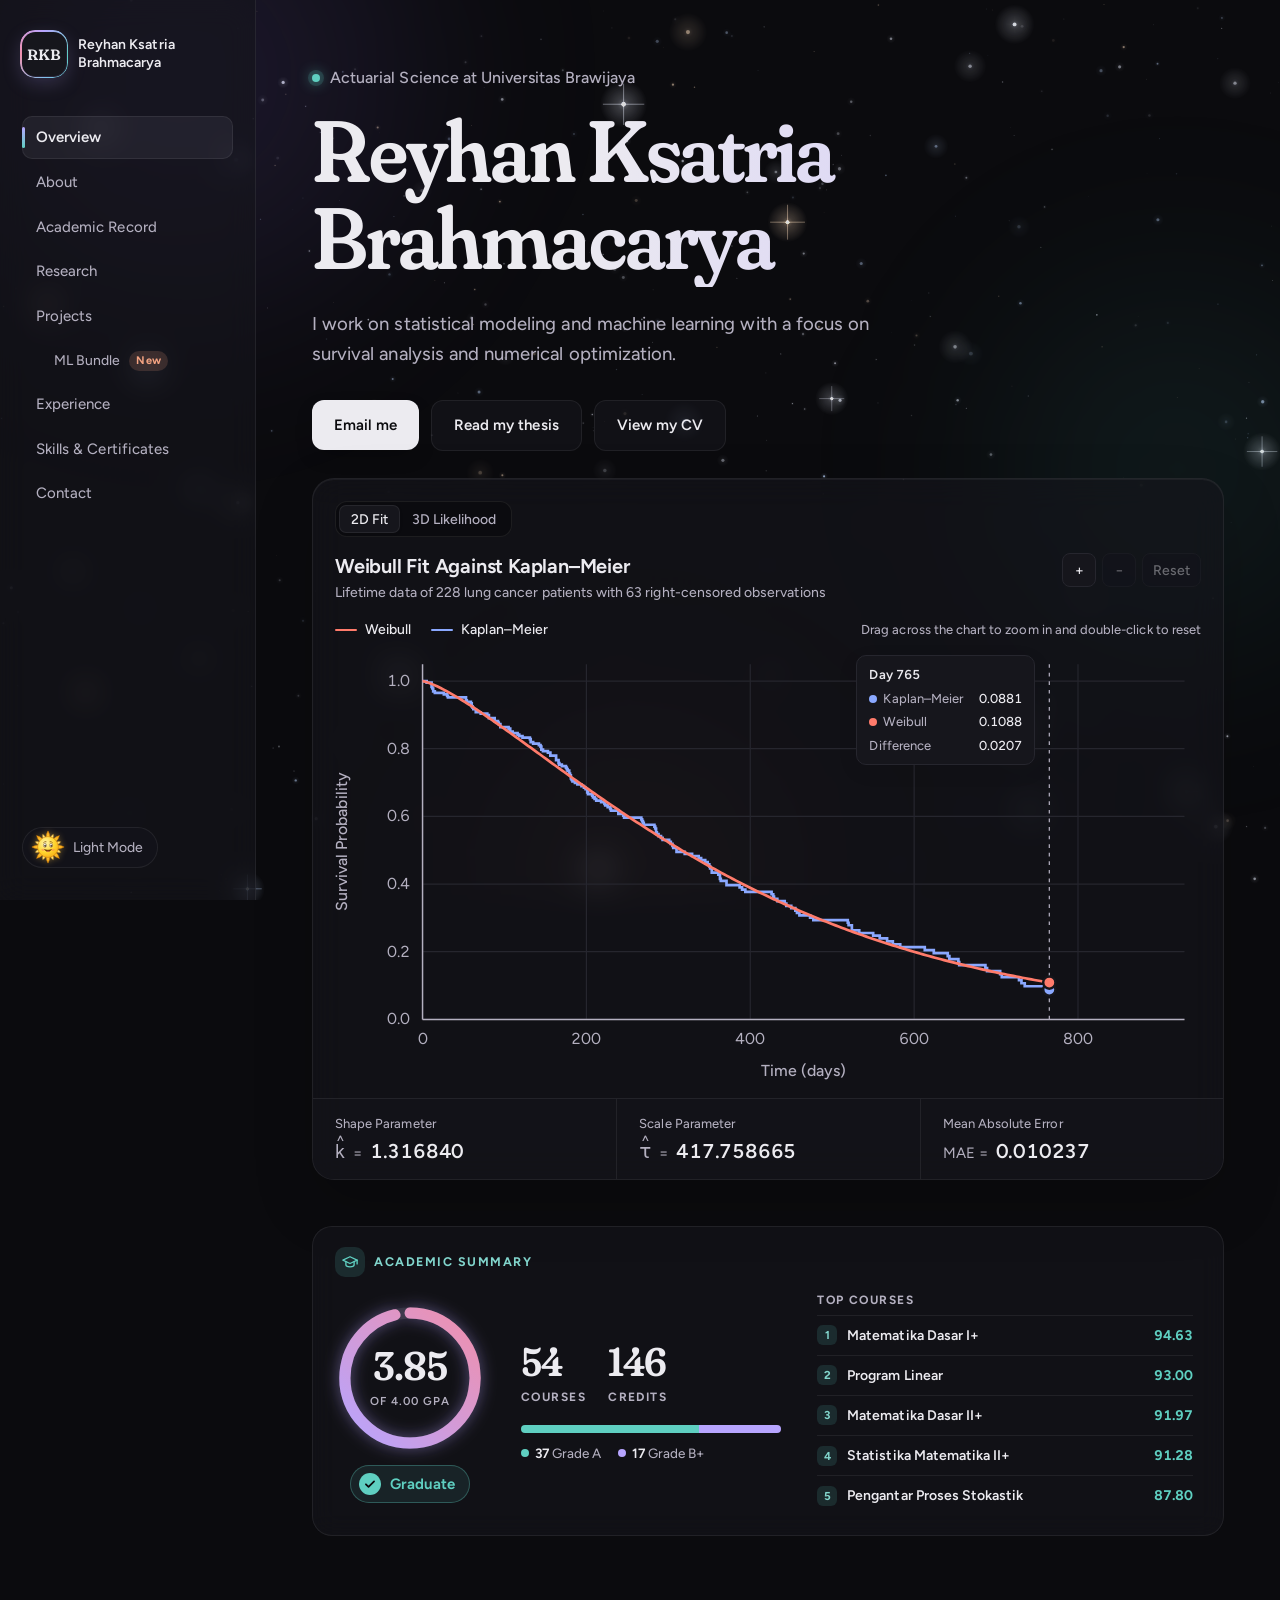
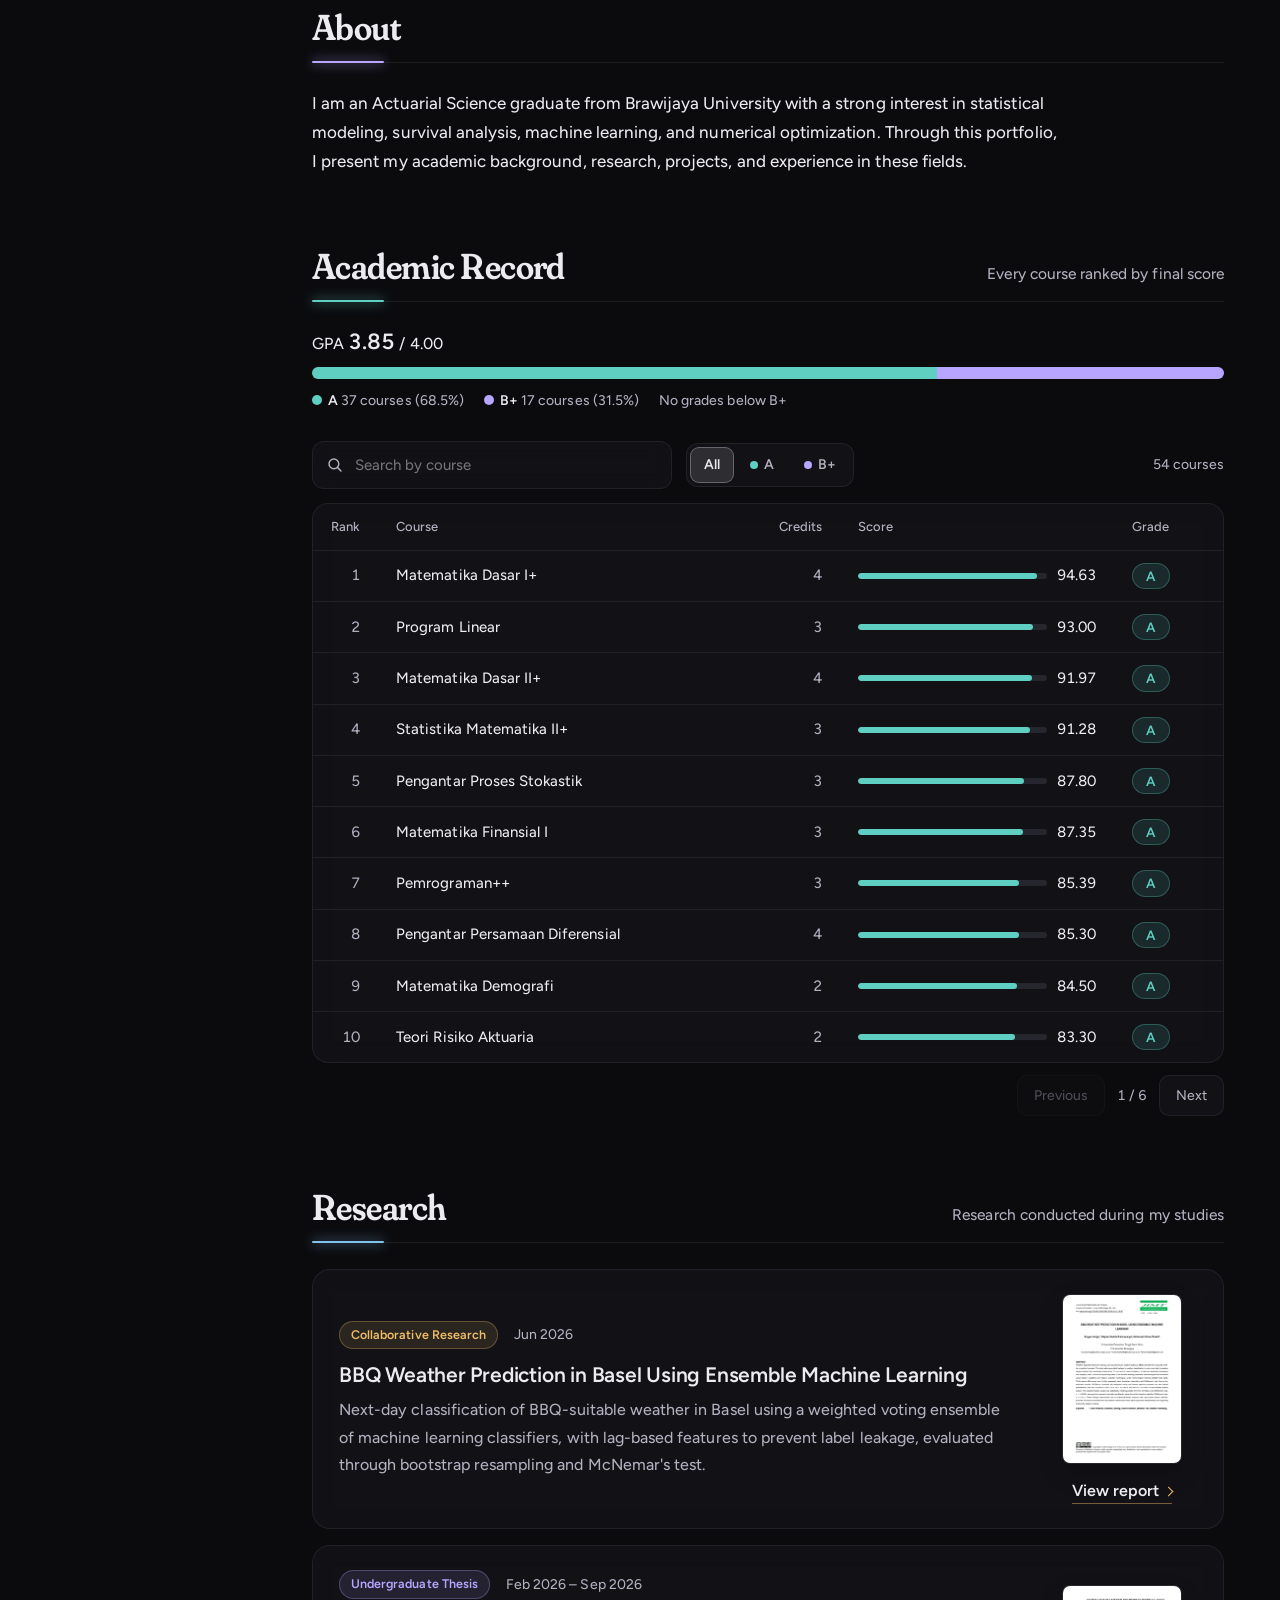
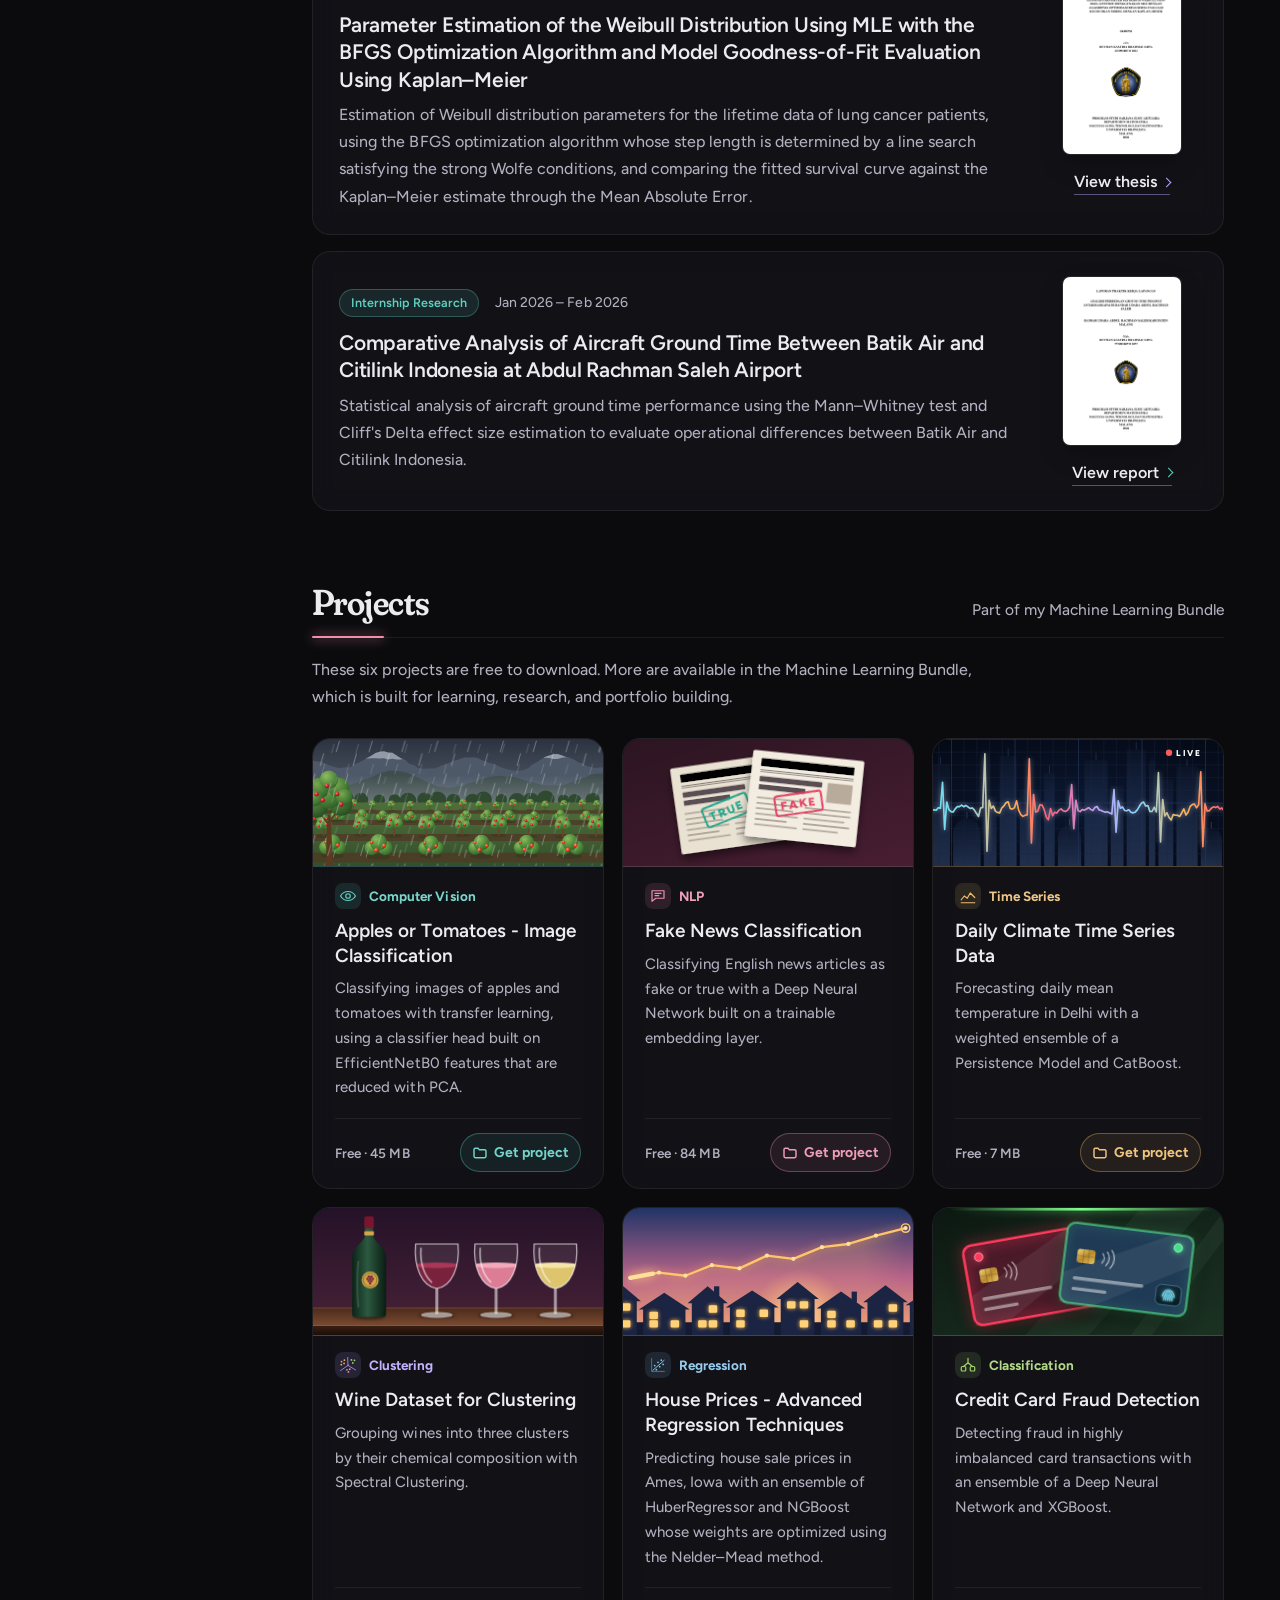
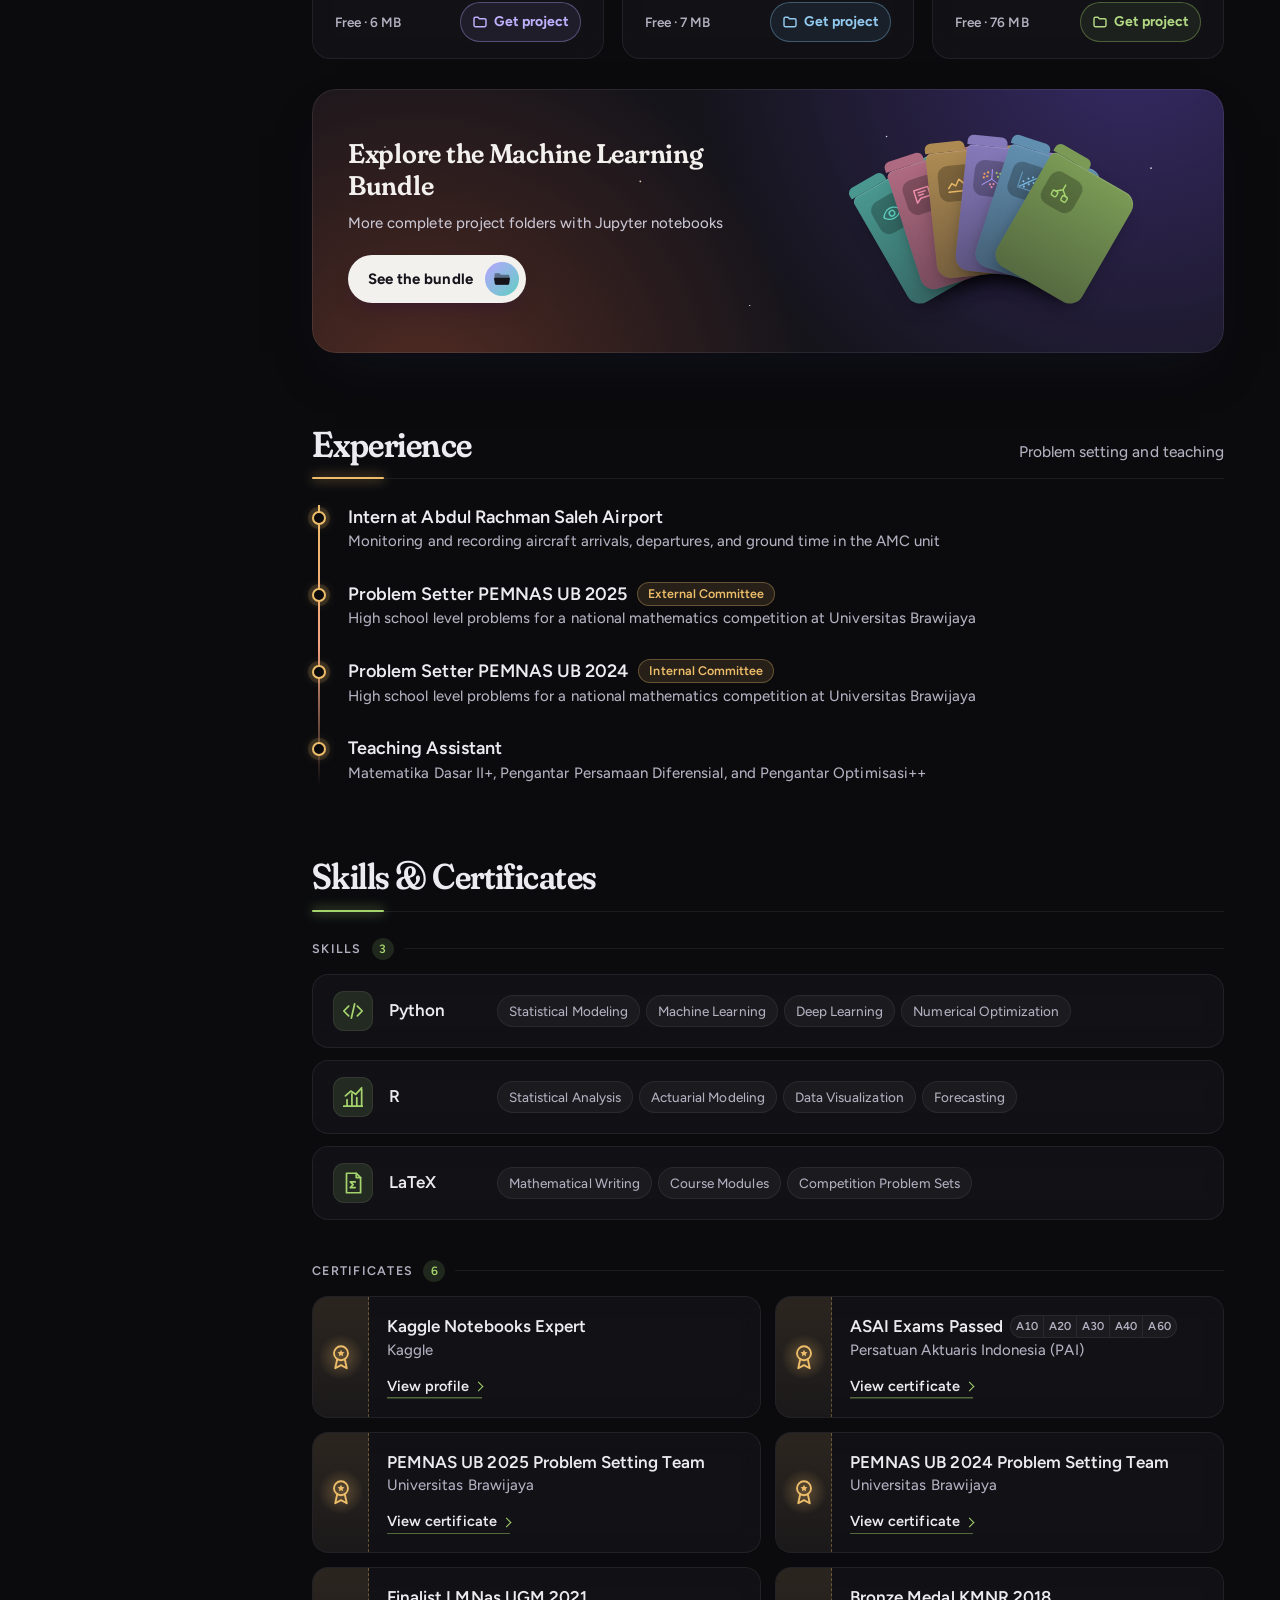
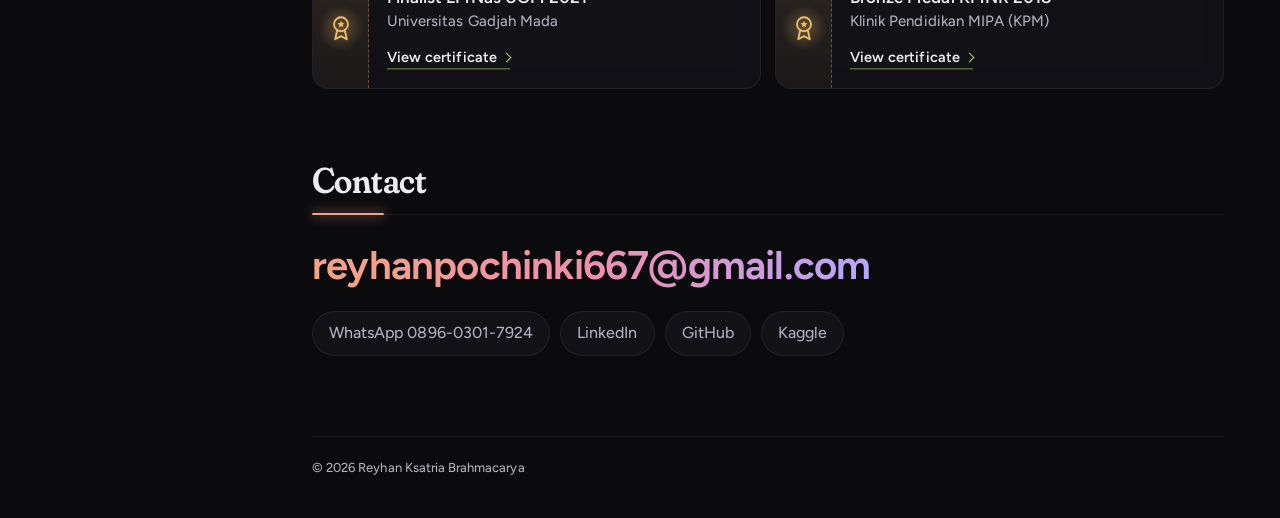
<file: index.html>
<!DOCTYPE html>
<html lang="en">
<head>
    <meta charset="UTF-8">
    <meta name="viewport" content="width=device-width, initial-scale=1">
    <title>Reyhan Ksatria Brahmacarya</title>
    <link rel="preconnect" href="https://fonts.googleapis.com">
    <link rel="preconnect" href="https://fonts.gstatic.com" crossorigin>
    <link href="https://fonts.googleapis.com/css2?family=Fraunces:opsz,wght,SOFT@9..144,400..700,0..100&family=Figtree:ital,wght@0,400..800;1,400&display=swap" rel="stylesheet">
    <link rel="stylesheet" href="style.css">
    <!-- Apply the saved theme before first paint, with the dark space theme as the default -->
    <script>
        try { document.documentElement.dataset.theme = localStorage.getItem("theme") || "dark"; } catch (e) { document.documentElement.dataset.theme = "dark"; }
    </script>
</head>
<body>

<!-- Fixed backdrop: a living sky canvas for night and day, plus soft nebula glows that breathe and drift slightly with the pointer at night -->
<div class="backdrop" aria-hidden="true">
    <canvas id="sky"></canvas>
    <div class="nebula n1"></div>
    <div class="nebula n2"></div>
    <div class="nebula n3"></div>
</div>
<div class="scroll-progress" id="scroll-progress" aria-hidden="true"></div>

<div class="layout">

    <!-- Sidebar navigation, becomes a sticky top bar on small screens -->
    <aside class="sidebar">
        <a href="#top" class="brand">
            <span class="brand-mark">RKB</span>
            <span class="brand-text">Reyhan Ksatria<br>Brahmacarya</span>
        </a>

        <nav class="nav" aria-label="Sections">
            <span class="nav-indicator" id="nav-indicator" aria-hidden="true"></span>
            <a href="#top" class="nav-link active">Overview</a>
            <a href="#about" class="nav-link">About</a>
            <a href="#academic" class="nav-link">Academic Record</a>
            <a href="#research" class="nav-link">Research</a>
            <a href="#projects" class="nav-link">Projects</a>
            <a href="bundle" class="nav-link nav-sub">ML Bundle <span class="nav-badge">New</span></a>
            <a href="#experience" class="nav-link">Experience</a>
            <a href="#skills" class="nav-link">Skills &amp; Certificates</a>
            <a href="#contact" class="nav-link">Contact</a>
        </nav>

        <button id="theme-toggle" class="theme-toggle" type="button" aria-label="Toggle dark mode">
            <svg class="icon-moon" viewBox="0 0 32 32" aria-hidden="true"><defs><linearGradient id="moon-fill" x1=".05" y1=".1" x2=".9" y2=".95"><stop offset="0" stop-color="#fff8cc"/><stop offset=".45" stop-color="#ffd94f"/><stop offset="1" stop-color="#eb9c0c"/></linearGradient><radialGradient id="moon-iris" cx=".4" cy=".35" r=".7"><stop offset="0" stop-color="#8fc2ff"/><stop offset="1" stop-color="#2e5fcf"/></radialGradient><clipPath id="moon-clip"><path d="M18.6 2.1A14.2 14.2 0 1 0 21.6 29.7C17.6 28.8 14.6 26.6 14.2 23.6C14.9 23.2 15.5 22.5 15.2 21.7C14.8 21.5 14.5 21.2 14.5 20.8C15.2 20.5 15.5 19.8 15.1 19.3C14.8 19 14.8 18.6 15.2 18.4C16.3 18 17.3 17.4 17.4 16.8C16.4 15.6 14.8 14.4 14.1 13C13.3 11.2 13.1 9.2 13.6 7.3C14.4 4.9 16.3 3.1 18.6 2.1Z"/></clipPath><clipPath id="moon-eye"><path d="M6.35 13.6Q9.25 9.9 12.15 13.2Q9.45 16.3 6.35 13.6Z"/></clipPath></defs><g transform="translate(16.4 16.6) rotate(-25) scale(.9) translate(-12.2 -16)"><path d="M18.6 2.1A14.2 14.2 0 1 0 21.6 29.7C17.6 28.8 14.6 26.6 14.2 23.6C14.9 23.2 15.5 22.5 15.2 21.7C14.8 21.5 14.5 21.2 14.5 20.8C15.2 20.5 15.5 19.8 15.1 19.3C14.8 19 14.8 18.6 15.2 18.4C16.3 18 17.3 17.4 17.4 16.8C16.4 15.6 14.8 14.4 14.1 13C13.3 11.2 13.1 9.2 13.6 7.3C14.4 4.9 16.3 3.1 18.6 2.1Z" fill="url(#moon-fill)" stroke="#c27c06" stroke-width=".75" stroke-linejoin="round"/><g fill="#d99a1c" opacity=".3" clip-path="url(#moon-clip)"><circle cx="6.4" cy="9.4" r="1.2"/><circle cx="5.4" cy="20.6" r="1.6"/><circle cx="8.6" cy="25.4" r="1.1"/></g><path d="M6.35 13.6Q9.25 9.9 12.15 13.2Q9.45 16.3 6.35 13.6Z" fill="#fff"/><g clip-path="url(#moon-eye)"><circle cx="9.55" cy="13.8" r="1.8" fill="url(#moon-iris)"/><circle cx="9.6" cy="13.9" r=".85" fill="#16213f"/><circle cx="10.2" cy="13.2" r=".45" fill="#fff"/><path d="M3 8.5H14V13.1H12.15Q9.25 10.9 6.35 13.5H3Z" fill="#f7c93c"/></g><path d="M6.35 13.6Q9.25 9.9 12.15 13.2Q9.45 16.3 6.35 13.6Z" fill="none" stroke="#5a3200" stroke-width=".45"/><path d="M6.35 13.5Q9.25 10.9 12.15 13.1" fill="none" stroke="#5a3200" stroke-width="1" stroke-linecap="round"/><path d="M7.13 12.71Q5.92 12.35 4.56 12.67Q5.68 12.74 6.73 13.35ZM8.35 12.19Q7.38 11.28 5.98 10.91Q6.99 11.52 7.71 12.6ZM9.51 12.06Q9.03 10.96 8 10.15Q8.58 11.02 8.76 12.16Z" fill="#5a3200"/><ellipse cx="9.85" cy="17.8" rx="1.7" ry="1.05" fill="#ff8a5c" opacity=".5"/></g></svg>
            <svg class="icon-sun" viewBox="0 0 32 32" aria-hidden="true"><defs><radialGradient id="sun-ray" cx=".5" cy=".5" r=".5"><stop offset=".55" stop-color="#ffd23c"/><stop offset="1" stop-color="#f59a0b"/></radialGradient><radialGradient id="sun-fill" cx=".38" cy=".32" r=".8"><stop offset="0" stop-color="#fff6b0"/><stop offset=".55" stop-color="#ffd630"/><stop offset="1" stop-color="#f7a510"/></radialGradient></defs><path d="M25.08 18.44Q26.73 19.04 27.92 20.94Q25.73 21.44 24.14 20.69ZM20.69 24.14Q21.44 25.73 20.94 27.92Q19.04 26.73 18.44 25.08ZM13.56 25.08Q12.96 26.73 11.06 27.92Q10.56 25.73 11.31 24.14ZM7.86 20.69Q6.27 21.44 4.08 20.94Q5.27 19.04 6.92 18.44ZM6.92 13.56Q5.27 12.96 4.08 11.06Q6.27 10.56 7.86 11.31ZM11.31 7.86Q10.56 6.27 11.06 4.08Q12.96 5.27 13.56 6.92ZM18.44 6.92Q19.04 5.27 20.94 4.08Q21.44 6.27 20.69 7.86ZM24.14 11.31Q25.73 10.56 27.92 11.06Q26.73 12.96 25.08 13.56Z" fill="#ffe27a" stroke="#e3a01a" stroke-width=".35" stroke-linejoin="round"/><path d="M25.26 14.41Q28.16 14.13 31.20 16.00Q28.16 17.87 25.26 17.59ZM23.68 21.43Q25.92 23.27 26.75 26.75Q23.27 25.92 21.43 23.68ZM17.59 25.26Q17.87 28.16 16.00 31.20Q14.13 28.16 14.41 25.26ZM10.57 23.68Q8.73 25.92 5.25 26.75Q6.08 23.27 8.32 21.43ZM6.74 17.59Q3.84 17.87 0.80 16.00Q3.84 14.13 6.74 14.41ZM8.32 10.57Q6.08 8.73 5.25 5.25Q8.73 6.08 10.57 8.32ZM14.41 6.74Q14.13 3.84 16.00 0.80Q17.87 3.84 17.59 6.74ZM21.43 8.32Q23.27 6.08 26.75 5.25Q25.92 8.73 23.68 10.57Z" fill="url(#sun-ray)" stroke="#d8820a" stroke-width=".4" stroke-linejoin="round"/><circle cx="16" cy="16" r="9.8" fill="url(#sun-fill)" stroke="#d8820a" stroke-width=".5"/><ellipse cx="11.4" cy="18.6" rx="1.7" ry="1.05" fill="#ff7a4d" opacity=".5"/><ellipse cx="20.6" cy="18.6" rx="1.7" ry="1.05" fill="#ff7a4d" opacity=".5"/><ellipse cx="13.1" cy="14.4" rx="1.4" ry="1.9" fill="#fff" stroke="#5a3200" stroke-width=".4"/><ellipse cx="18.9" cy="14.4" rx="1.4" ry="1.9" fill="#fff" stroke="#5a3200" stroke-width=".4"/><circle cx="13.4" cy="14.8" r=".9" fill="#3b2200"/><circle cx="19.2" cy="14.8" r=".9" fill="#3b2200"/><circle cx="13.75" cy="14.35" r=".32" fill="#fff"/><circle cx="19.55" cy="14.35" r=".32" fill="#fff"/><path d="M11.5 12Q12.6 10.5 14.6 11.2Q12.8 10.95 11.5 12ZM20.5 12Q19.4 10.5 17.4 11.2Q19.2 10.95 20.5 12Z" fill="#7a4300" stroke="#7a4300" stroke-width=".25" stroke-linejoin="round"/><path d="M12.7 18.4q3.3 4 6.6 0q-3.3 1.2-6.6 0Z" fill="#7a2e0e" stroke="#5a3200" stroke-width=".5" stroke-linejoin="round"/><path d="M14.5 20.3q1.5.85 3 0q-1.5-.75-3 0Z" fill="#ff7b72"/></svg>
            <span class="theme-label">Dark Mode</span>
        </button>
    </aside>

    <main class="main" id="top">

        <!-- Hero: name and positioning followed by the interactive survival plot from the thesis -->
        <section class="hero" aria-labelledby="hero-name">
            <div class="hero-text">
                <p class="hero-kicker">Actuarial Science at Universitas Brawijaya</p>
                <h1 id="hero-name">Reyhan Ksatria Brahmacarya</h1>
                <p class="hero-lede">I work on statistical modeling and machine learning with a focus on survival analysis and numerical optimization.</p>
                <div class="hero-actions">
                    <a href="mailto:reyhanpochinki667@gmail.com" class="btn btn-primary">Email me</a>
                    <a href="#research-thesis" class="btn btn-ghost">Read my thesis</a>
                    <a href="files/cv-reyhan.pdf" target="_blank" rel="noopener" class="btn btn-ghost">View my CV</a>
                </div>
            </div>

            <figure class="plot-card" aria-labelledby="plot-title">
                <div class="view-switch" role="tablist" aria-label="Chart view">
                    <button type="button" role="tab" aria-selected="true" data-view="2d">2D Fit</button>
                    <button type="button" role="tab" aria-selected="false" data-view="3d">3D Likelihood</button>
                </div>

                <div class="plot-head">
                    <div>
                        <p class="plot-title" id="plot-title">Weibull Fit Against Kaplan–Meier</p>
                        <p class="plot-sub" id="plot-sub">Lifetime data of 228 lung cancer patients with 63 right-censored observations</p>
                    </div>
                    <div class="plot-tools" role="group" aria-label="Chart zoom">
                        <button type="button" data-zoom="in" aria-label="Zoom in">+</button>
                        <button type="button" data-zoom="out" aria-label="Zoom out">−</button>
                        <button type="button" data-zoom="reset">Reset</button>
                    </div>
                </div>

                <div class="plot-legend" data-for="2d">
                    <span class="key key-w">Weibull</span>
                    <span class="key key-km">Kaplan–Meier</span>
                    <span class="plot-hint"><span class="hint-mouse">Drag across the chart to zoom in and double-click to reset</span><span class="hint-touch">Pinch with two fingers to zoom, and slide a finger across the chart to read the values</span></span>
                </div>

                <!-- Stage holds the player and the chart area so the 3D view can go full screen with its controls -->
                <div class="plot-stage" id="stage-3d">
                    <div class="plot-legend player" data-for="3d" hidden>
                        <button type="button" class="play-btn" id="play-3d" aria-label="Play the BFGS iterations">
                            <svg class="icon-play" viewBox="0 0 16 16" aria-hidden="true"><path d="M4 2.5v11l9-5.5z"/></svg>
                            <svg class="icon-pause" viewBox="0 0 16 16" aria-hidden="true"><path d="M4 2.5h3v11H4zM9 2.5h3v11H9z"/></svg>
                            <span id="play-label">Play</span>
                        </button>
                        <label class="duration"><span class="visually-hidden">Duration</span>
                            <select id="duration-3d"><option value="10000">10 s</option><option value="20000" selected>20 s</option><option value="40000">40 s</option></select>
                        </label>
                        <button type="button" class="sound-btn" id="sound-3d" aria-pressed="false" aria-label="Turn sound on" title="Sound">
                            <svg class="icon-muted" viewBox="0 0 20 20" aria-hidden="true"><path d="M3 7.5h3l4-3.5v12l-4-3.5H3z"/><path d="M13.5 7.5l4 5M17.5 7.5l-4 5" fill="none" stroke="currentColor" stroke-width="1.6" stroke-linecap="round"/></svg>
                            <svg class="icon-sound" viewBox="0 0 20 20" aria-hidden="true"><path d="M3 7.5h3l4-3.5v12l-4-3.5H3z"/><path d="M13 7a4 4 0 0 1 0 6M15.5 5a7 7 0 0 1 0 10" fill="none" stroke="currentColor" stroke-width="1.6" stroke-linecap="round"/></svg>
                        </button>
                        <label class="volume" title="Volume">
                            <span class="visually-hidden">Volume</span>
                            <input type="range" id="volume-3d" min="1" max="100" value="60">
                            <output id="volume-value">60</output>
                        </label>
                        <input type="range" id="scrub-3d" min="0" max="1000" value="1000" aria-label="Animation progress">
                        <span class="play-time" id="time-3d">0:20 / 0:20</span>
                    </div>

                    <div class="plot-area">
                        <svg id="survival-plot" data-for="2d" viewBox="0 0 720 360" role="img" aria-label="Weibull survival function compared with the Kaplan–Meier estimator"></svg>
                        <canvas id="likelihood-3d" data-for="3d" role="img" aria-label="Negative log-likelihood surface over k and tau with the BFGS iterates" hidden></canvas>
                        <div class="iter-hud" id="hud-3d" data-for="3d" hidden></div>
                        <div class="scale-bar" id="scale-3d" data-for="3d" hidden>
                            <span class="sb-title">Scale</span>
                            <div class="sb-ruler"><i></i></div>
                            <div class="sb-ends"><span>0</span><span>Δτ = <b class="sb-max"></b></span></div>
                        </div>
                        <div class="cursor-coords" id="coords-3d" hidden></div>
                        <div class="plot-tip" id="plot-tip" hidden></div>
                        <span class="zoom-level" id="zoom-level" aria-live="polite" hidden></span>
                        <span class="brush-level" id="brush-level" hidden></span>
                        <button type="button" class="fs-btn" id="fs-3d" data-for="3d" aria-label="Full screen" title="Full screen (F)" hidden>
                            <svg class="icon-enter" viewBox="0 0 24 24" aria-hidden="true"><path d="M4 9V4h5M15 4h5v5M20 15v5h-5M9 20H4v-5"/></svg>
                            <svg class="icon-exit" viewBox="0 0 24 24" aria-hidden="true"><path d="M9 4v5H4M20 9h-5V4M15 20v-5h5M4 15h5v5"/></svg>
                        </button>
                    </div>
                </div>

                <dl class="plot-stats">
                    <div><dt>Shape Parameter</dt><dd><span class="hat">k</span><span class="sym">=</span><span data-fit="k"></span></dd></div>
                    <div><dt>Scale Parameter</dt><dd><span class="hat">τ</span><span class="sym">=</span><span data-fit="tau"></span></dd></div>
                    <div><dt>Mean Absolute Error</dt><dd><span class="sym">MAE =</span><span data-fit="mae"></span></dd></div>
                </dl>
            </figure>
        </section>

        <!-- Academic summary: one card with the GPA ring, graduate status, totals, grade mix, and top courses -->
        <section class="glance" id="stats" aria-label="At a glance">
            <div class="card glance-main" style="--hue: var(--teal)">
                <span class="glance-label"><svg viewBox="0 0 24 24" aria-hidden="true"><path d="M2.5 9.5 12 5l9.5 4.5L12 14Z"/><path d="M6.5 11.6v4.2c0 1.3 2.5 2.7 5.5 2.7s5.5-1.4 5.5-2.7v-4.2"/><path d="M21.5 9.5v5"/></svg>Academic Summary</span>
                <div class="glance-body">
                    <div class="glance-ring-col">
                        <div class="gpa-ring" style="--off: 3.75"><svg viewBox="0 0 120 120" aria-hidden="true"><defs><linearGradient id="ring-grad" x1="0" y1="0" x2="1" y2="1"><stop offset="0" style="stop-color: var(--accent)"/><stop offset="1" style="stop-color: var(--rose)"/></linearGradient></defs><circle class="ring-track" cx="60" cy="60" r="52"/><circle class="ring-fill" cx="60" cy="60" r="52" pathLength="100"/></svg><p class="ring-text"><b>3.85</b><span>of 4.00 GPA</span></p></div>
                        <span class="stat-badge"><svg viewBox="0 0 24 24" aria-hidden="true"><path d="M5 12.5l4.5 4.5L19 7.5"/></svg>Graduate</span>
                    </div>
                    <div class="glance-mid">
                        <dl class="glance-nums"><div><dt>Courses</dt><dd id="stat-courses">54</dd></div><div><dt>Credits</dt><dd id="stat-credits">146</dd></div></dl>
                        <div class="glance-mix"><span class="mix-bar" id="glance-mix"></span><span class="glance-mix-legend" id="glance-mix-legend"></span></div>
                    </div>
                    <div class="glance-best">
                        <span class="glance-sub">Top Courses</span>
                        <ol class="glance-top" id="glance-top"></ol>
                    </div>
                </div>
            </div>
        </section>

        <!-- About -->
        <section id="about" class="section">
            <header class="section-head"><h2>About</h2></header>
            <p class="prose">
                I am an Actuarial Science graduate from Brawijaya University with a strong interest in
                statistical modeling, survival analysis, machine learning, and numerical optimization.
                Through this portfolio, I present my academic background, research, projects, and experience
                in these fields.
            </p>
        </section>

        <!-- Academic record: grade mix, searchable course table -->
        <section id="academic" class="section">
            <header class="section-head">
                <h2>Academic Record</h2>
                <p>Every course ranked by final score</p>
            </header>

            <div class="grade-mix">
                <div class="gpa-line">
                    <span>GPA <strong>3.85</strong> / 4.00</span>
                </div>
                <div class="mix-bar" id="mix-bar" aria-hidden="true"></div>
                <ul class="mix-legend" id="mix-legend"></ul>
            </div>

            <div class="table-tools">
                <label class="search">
                    <span class="visually-hidden">Search courses</span>
                    <svg class="search-icon" viewBox="0 0 24 24" aria-hidden="true"><circle cx="10.5" cy="10.5" r="6.5"/><path d="M15.5 15.5L20 20"/></svg>
                    <input type="search" id="course-search" placeholder="Search by course" autocomplete="off">
                    <button type="button" class="search-clear" id="search-clear" aria-label="Clear search" hidden><svg viewBox="0 0 24 24" aria-hidden="true"><path d="M7 7l10 10M17 7L7 17"/></svg></button>
                </label>
                <div class="grade-filter" role="group" aria-label="Filter by grade">
                    <button type="button" data-grade="" aria-pressed="true">All</button>
                    <button type="button" data-grade="A" aria-pressed="false">A</button>
                    <button type="button" data-grade="B+" aria-pressed="false">B+</button>
                </div>
                <span class="result-count" id="result-count"></span>
            </div>

            <div class="table-wrap">
                <table class="courses">
                    <thead>
                        <tr><th class="num">Rank</th><th>Course</th><th class="num">Credits</th><th>Score</th><th>Grade</th></tr>
                    </thead>
                    <tbody id="course-body"></tbody>
                </table>
                <p id="no-result" class="empty" hidden>No course matches that search. Try a different keyword.</p>
            </div>

            <div class="pager">
                <button id="prev-btn" type="button">Previous</button>
                <span id="page-number">1 / 1</span>
                <button id="next-btn" type="button">Next</button>
            </div>
        </section>

        <!-- Research entries are rendered from data.js -->
        <section id="research" class="section">
            <header class="section-head">
                <h2>Research</h2>
                <p>Research conducted during my studies</p>
            </header>

            <div id="research-list"></div>
        </section>

        <!-- Project entries are rendered from data.js -->
        <section id="projects" class="section">
            <header class="section-head">
                <h2>Projects</h2>
                <p>Part of my Machine Learning Bundle</p>
            </header>

            <p class="section-lede" id="projects-lede"></p>
            <ul class="project-list" id="project-list"></ul>

            <!-- Banner for the bundle page: a plum to magenta gradient with twinkling snow in light mode and a night panel in dark mode, a button with a folder that opens and sparkles on hover and is the only link, and a fanned stack of folders in every field color -->
            <div class="bundle-banner">
                <span class="banner-text"><b>Explore the Machine Learning Bundle</b><span>More complete project folders with Jupyter notebooks</span><a href="bundle" class="banner-cta">See the bundle<i class="cta-folder" aria-hidden="true"><svg viewBox="0 0 24 24"><path class="f-back" d="M3 6.6A1.6 1.6 0 0 1 4.6 5h4.3l1.9 2h8.6A1.6 1.6 0 0 1 21 8.6v8.8a1.6 1.6 0 0 1-1.6 1.6H4.6A1.6 1.6 0 0 1 3 17.4Z"/><path class="f-paper" d="M6 8.6h12v6H6Z"/><path class="f-front" d="M3.4 10.6h17.2a.9.9 0 0 1 .9 1.1l-1.2 5.9a1.6 1.6 0 0 1-1.6 1.3H5.3a1.6 1.6 0 0 1-1.6-1.3l-1.2-5.9a.9.9 0 0 1 .9-1.1Z"/></svg><b class="spark s1"></b><b class="spark s2"></b><b class="spark s3"></b></i></a></span>
                <span class="banner-stack" id="banner-stack" aria-hidden="true"></span>
            </div>
        </section>

        <!-- Experience timeline -->
        <section id="experience" class="section">
            <header class="section-head">
                <h2>Experience</h2>
                <p>Problem setting and teaching</p>
            </header>

            <ol class="timeline" id="experience-list"></ol>
        </section>

        <!-- Skills and certificates -->
        <section id="skills" class="section">
            <header class="section-head">
                <h2>Skills &amp; Certificates</h2>
            </header>

            <!-- Skills and certificates are rendered from data.js into two labeled groups stacked top to bottom -->
            <div class="stack">
                <div>
                    <h3 class="col-label">Skills <span id="skill-count"></span></h3>
                    <div class="skill-list" id="skill-list"></div>
                </div>
                <div>
                    <h3 class="col-label">Certificates <span id="cert-count"></span></h3>
                    <div class="cert-list" id="cert-list"></div>
                </div>
            </div>
        </section>

        <!-- Contact -->
        <section id="contact" class="section contact">
            <header class="section-head"><h2>Contact</h2></header>
            <a class="contact-email" href="mailto:reyhanpochinki667@gmail.com">reyhanpochinki667@gmail.com</a>
            <ul class="contact-links">
                <li><a href="https://wa.me/6289603017924" target="_blank" rel="noopener">WhatsApp 0896-0301-7924</a></li>
                <li><a href="https://www.linkedin.com/in/reyhan-ksatria" target="_blank" rel="noopener">LinkedIn</a></li>
                <li><a href="https://github.com/reyhan-ksatria" target="_blank" rel="noopener">GitHub</a></li>
                <li><a href="https://www.kaggle.com/reyhanksatria" target="_blank" rel="noopener">Kaggle</a></li>
            </ul>
        </section>

        <footer class="footer">© 2026 Reyhan Ksatria Brahmacarya</footer>

        <!-- Confirmation shown before a free project ZIP is downloaded -->
        <dialog class="confirm" id="dl-confirm" aria-labelledby="dl-title">
            <div class="confirm-body">
                <span class="confirm-field" id="dl-field"></span>
                <h3 id="dl-title"></h3>
                <p>You are about to download the complete project folder as a ZIP file.</p>
                <p class="confirm-size" id="dl-size"></p>
                <ul class="confirm-contents" id="dl-contents"></ul>
                <div class="confirm-actions"><button type="button" class="btn btn-ghost" id="dl-cancel">Cancel</button><a class="btn confirm-go" id="dl-go" href="#" download><svg viewBox="0 0 24 24" aria-hidden="true"><path d="M12 4v11M7 10.5l5 5 5-5M5 20h14"/></svg>Yes, download</a></div>
            </div>
        </dialog>

        <!-- Lightbox that shows a certificate image above the page -->
        <dialog class="lightbox" id="lightbox" aria-label="Certificate">
            <button type="button" class="lightbox-close" id="lightbox-close" aria-label="Close"><svg viewBox="0 0 24 24" aria-hidden="true"><path d="M6 6l12 12M18 6L6 18"/></svg></button>
            <figure>
                <img id="lightbox-img" alt="">
                <p class="lightbox-missing" id="lightbox-missing" hidden>The certificate image is not available yet.</p>
                <figcaption id="lightbox-caption"></figcaption>
            </figure>
        </dialog>

    </main>
</div>

<script src="data.js"></script>
<script src="site.js"></script>
<script src="script.js"></script>
</body>
</html>
</file>
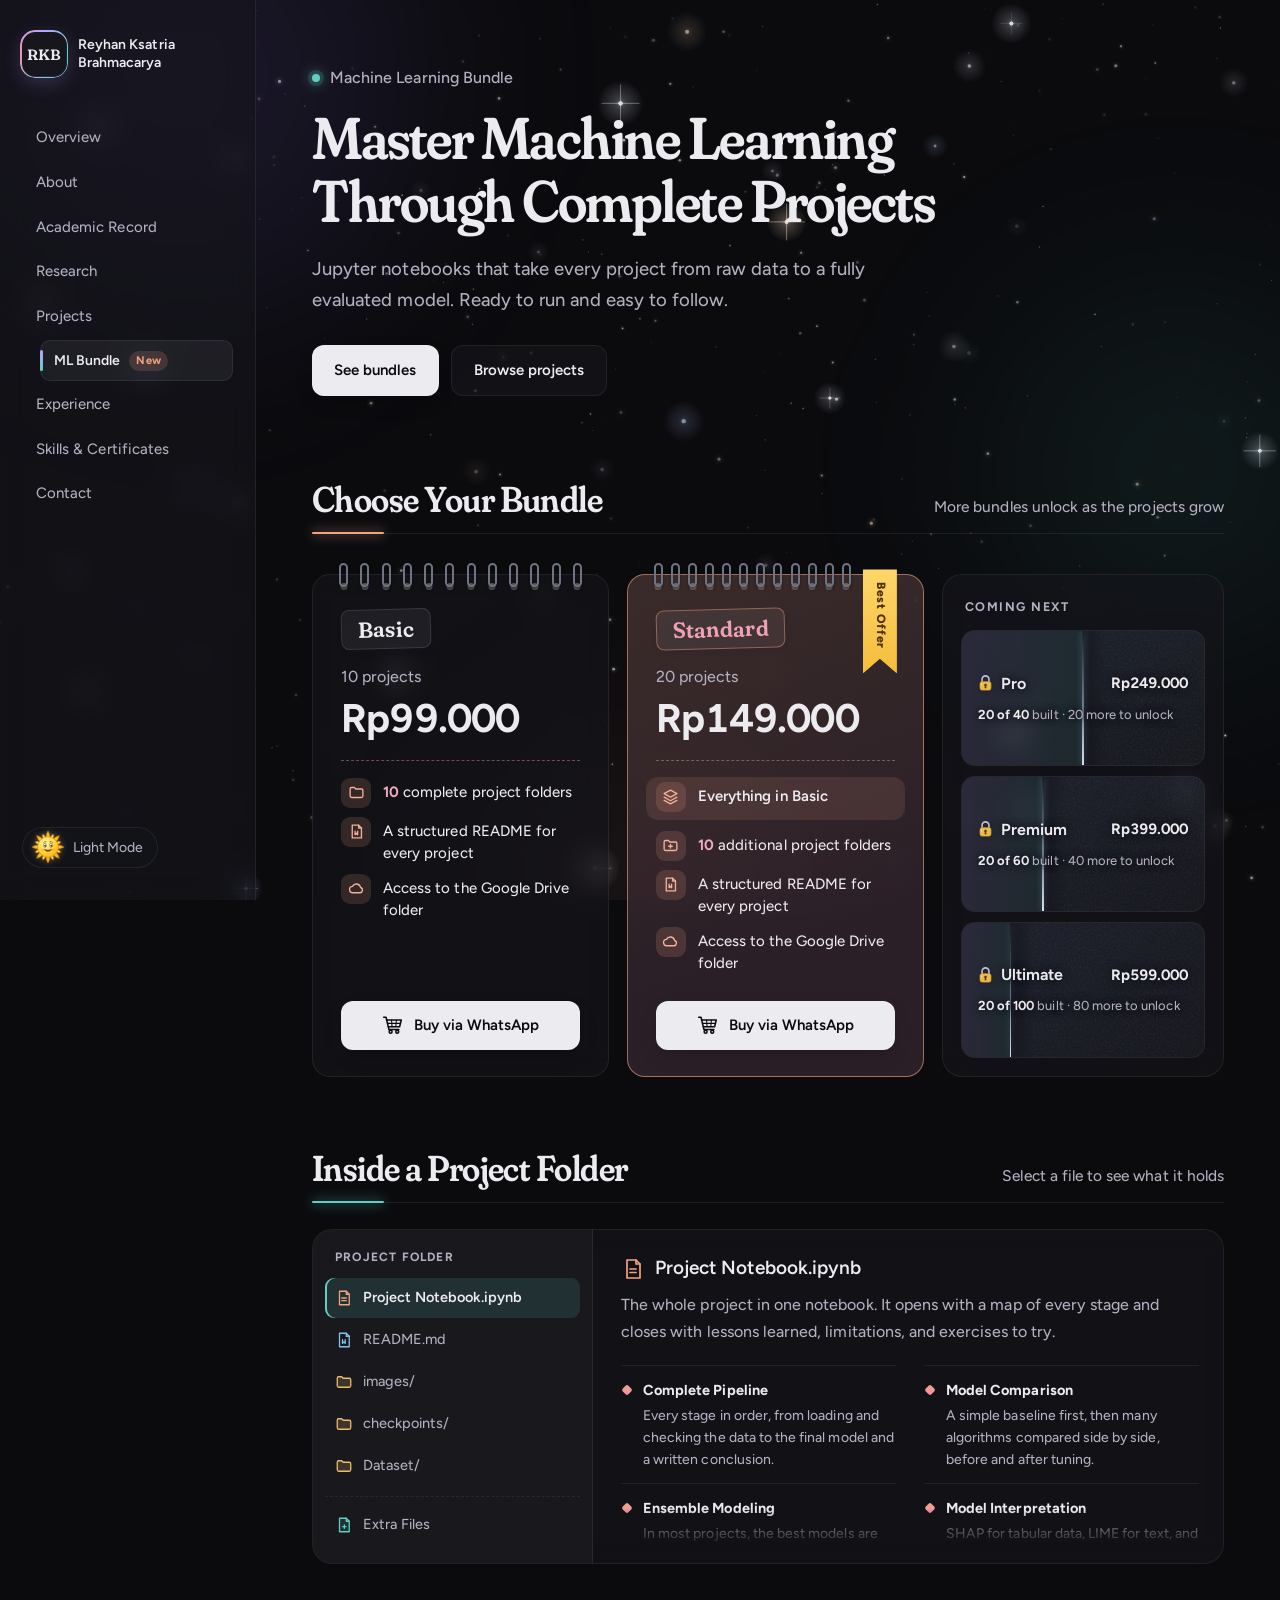
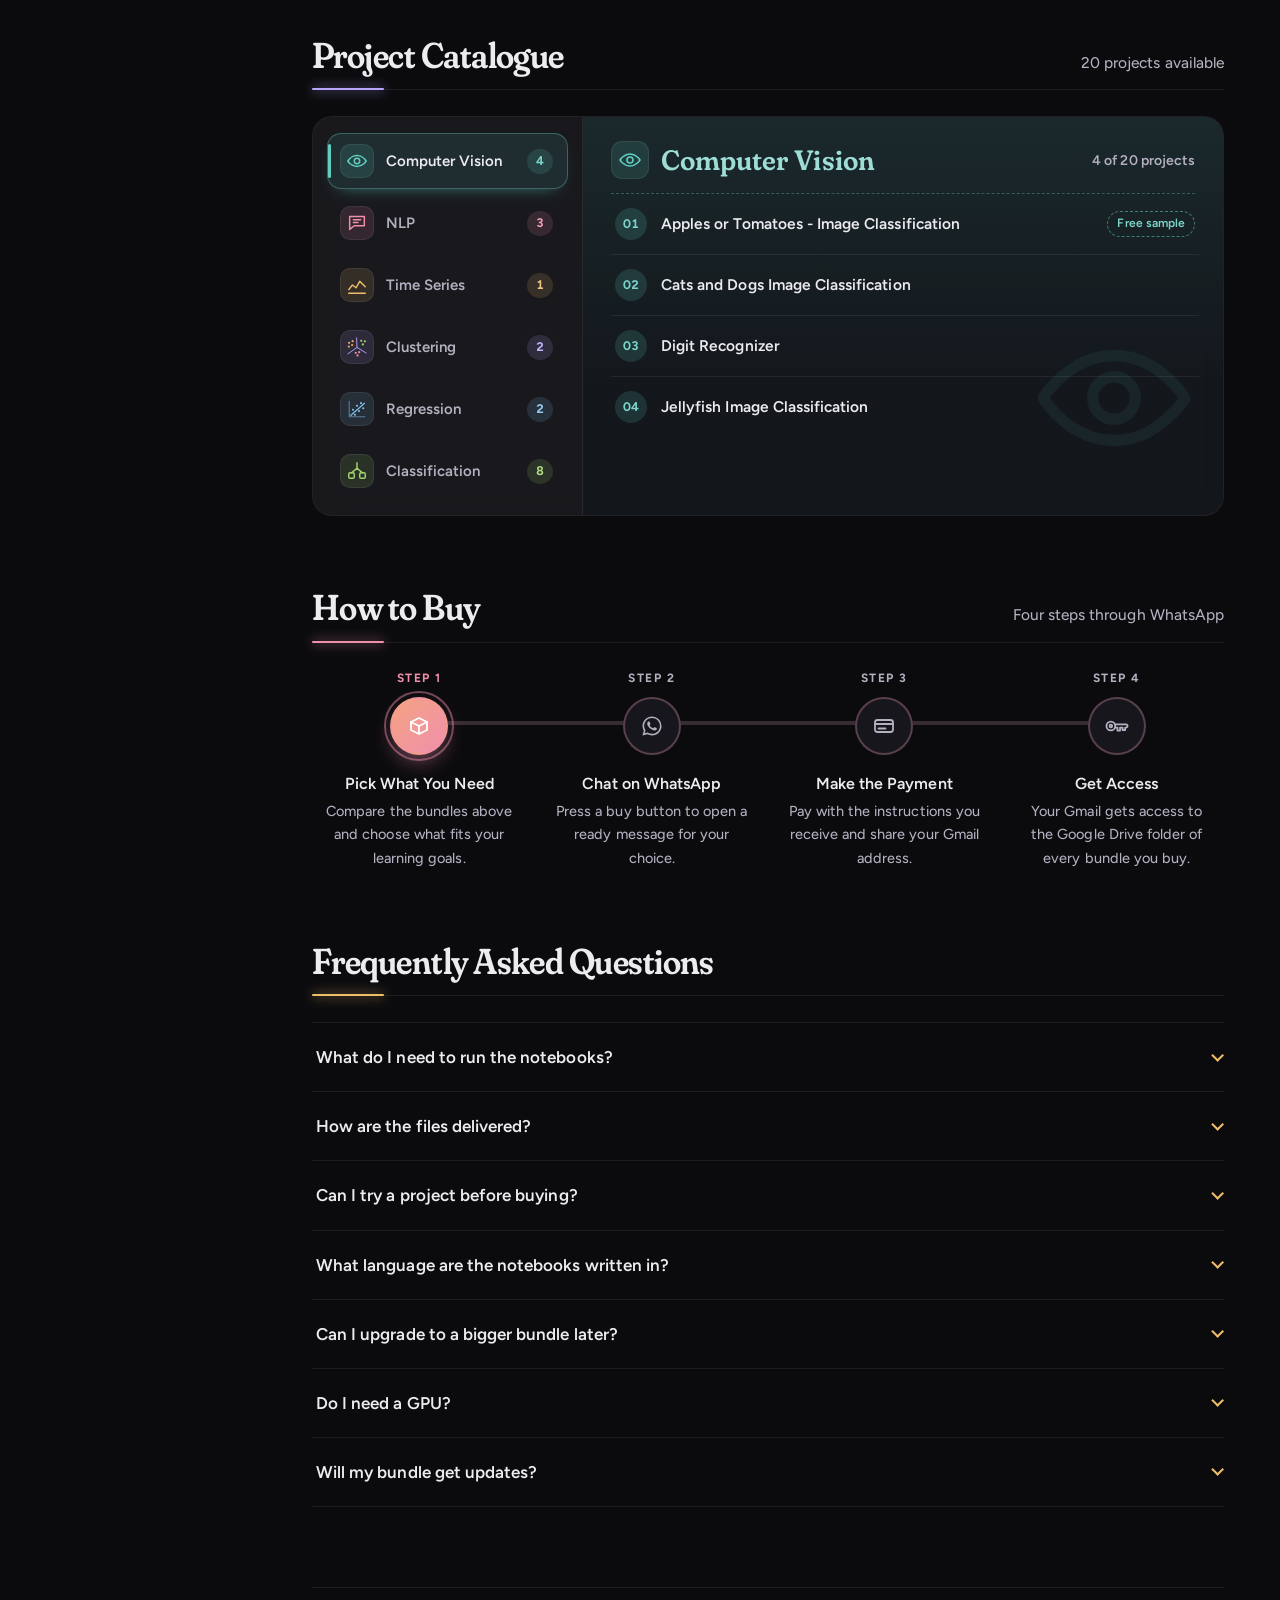
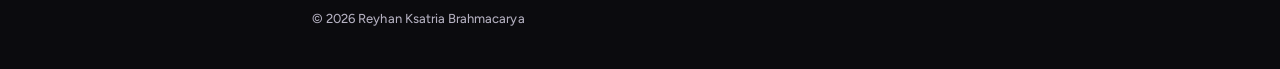
<file: bundle.html>
<!DOCTYPE html>
<html lang="en">
<head>
    <meta charset="UTF-8">
    <meta name="viewport" content="width=device-width, initial-scale=1">
    <title>Machine Learning Bundle · Reyhan Ksatria Brahmacarya</title>
    <link rel="preconnect" href="https://fonts.googleapis.com">
    <link rel="preconnect" href="https://fonts.gstatic.com" crossorigin>
    <link href="https://fonts.googleapis.com/css2?family=Fraunces:opsz,wght,SOFT@9..144,400..700,0..100&family=Figtree:ital,wght@0,400..800;1,400&display=swap" rel="stylesheet">
    <link rel="stylesheet" href="style.css">
    <!-- Apply the saved theme before first paint, with the dark space theme as the default -->
    <script>
        try { document.documentElement.dataset.theme = localStorage.getItem("theme") || "dark"; } catch (e) { document.documentElement.dataset.theme = "dark"; }
    </script>
</head>
<body>

<!-- Fixed backdrop: a living sky canvas for night and day, plus soft nebula glows that breathe and drift slightly with the pointer at night -->
<div class="backdrop" aria-hidden="true">
    <canvas id="sky"></canvas>
    <div class="nebula n1"></div>
    <div class="nebula n2"></div>
    <div class="nebula n3"></div>
</div>
<div class="scroll-progress" id="scroll-progress" aria-hidden="true"></div>

<div class="layout">

    <!-- Sidebar navigation, becomes a sticky top bar on small screens -->
    <aside class="sidebar">
        <a href="./" class="brand">
            <span class="brand-mark">RKB</span>
            <span class="brand-text">Reyhan Ksatria<br>Brahmacarya</span>
        </a>

        <nav class="nav" aria-label="Sections">
            <span class="nav-indicator" id="nav-indicator" aria-hidden="true"></span>
            <a href="./" class="nav-link">Overview</a>
            <a href="./#about" class="nav-link">About</a>
            <a href="./#academic" class="nav-link">Academic Record</a>
            <a href="./#research" class="nav-link">Research</a>
            <a href="./#projects" class="nav-link">Projects</a>
            <a href="bundle" class="nav-link nav-sub active" aria-current="page">ML Bundle <span class="nav-badge">New</span></a>
            <a href="./#experience" class="nav-link">Experience</a>
            <a href="./#skills" class="nav-link">Skills &amp; Certificates</a>
            <a href="./#contact" class="nav-link">Contact</a>
        </nav>

        <button id="theme-toggle" class="theme-toggle" type="button" aria-label="Toggle dark mode">
            <svg class="icon-moon" viewBox="0 0 32 32" aria-hidden="true"><defs><linearGradient id="moon-fill" x1=".05" y1=".1" x2=".9" y2=".95"><stop offset="0" stop-color="#fff8cc"/><stop offset=".45" stop-color="#ffd94f"/><stop offset="1" stop-color="#eb9c0c"/></linearGradient><radialGradient id="moon-iris" cx=".4" cy=".35" r=".7"><stop offset="0" stop-color="#8fc2ff"/><stop offset="1" stop-color="#2e5fcf"/></radialGradient><clipPath id="moon-clip"><path d="M18.6 2.1A14.2 14.2 0 1 0 21.6 29.7C17.6 28.8 14.6 26.6 14.2 23.6C14.9 23.2 15.5 22.5 15.2 21.7C14.8 21.5 14.5 21.2 14.5 20.8C15.2 20.5 15.5 19.8 15.1 19.3C14.8 19 14.8 18.6 15.2 18.4C16.3 18 17.3 17.4 17.4 16.8C16.4 15.6 14.8 14.4 14.1 13C13.3 11.2 13.1 9.2 13.6 7.3C14.4 4.9 16.3 3.1 18.6 2.1Z"/></clipPath><clipPath id="moon-eye"><path d="M6.35 13.6Q9.25 9.9 12.15 13.2Q9.45 16.3 6.35 13.6Z"/></clipPath></defs><g transform="translate(16.4 16.6) rotate(-25) scale(.9) translate(-12.2 -16)"><path d="M18.6 2.1A14.2 14.2 0 1 0 21.6 29.7C17.6 28.8 14.6 26.6 14.2 23.6C14.9 23.2 15.5 22.5 15.2 21.7C14.8 21.5 14.5 21.2 14.5 20.8C15.2 20.5 15.5 19.8 15.1 19.3C14.8 19 14.8 18.6 15.2 18.4C16.3 18 17.3 17.4 17.4 16.8C16.4 15.6 14.8 14.4 14.1 13C13.3 11.2 13.1 9.2 13.6 7.3C14.4 4.9 16.3 3.1 18.6 2.1Z" fill="url(#moon-fill)" stroke="#c27c06" stroke-width=".75" stroke-linejoin="round"/><g fill="#d99a1c" opacity=".3" clip-path="url(#moon-clip)"><circle cx="6.4" cy="9.4" r="1.2"/><circle cx="5.4" cy="20.6" r="1.6"/><circle cx="8.6" cy="25.4" r="1.1"/></g><path d="M6.35 13.6Q9.25 9.9 12.15 13.2Q9.45 16.3 6.35 13.6Z" fill="#fff"/><g clip-path="url(#moon-eye)"><circle cx="9.55" cy="13.8" r="1.8" fill="url(#moon-iris)"/><circle cx="9.6" cy="13.9" r=".85" fill="#16213f"/><circle cx="10.2" cy="13.2" r=".45" fill="#fff"/><path d="M3 8.5H14V13.1H12.15Q9.25 10.9 6.35 13.5H3Z" fill="#f7c93c"/></g><path d="M6.35 13.6Q9.25 9.9 12.15 13.2Q9.45 16.3 6.35 13.6Z" fill="none" stroke="#5a3200" stroke-width=".45"/><path d="M6.35 13.5Q9.25 10.9 12.15 13.1" fill="none" stroke="#5a3200" stroke-width="1" stroke-linecap="round"/><path d="M7.13 12.71Q5.92 12.35 4.56 12.67Q5.68 12.74 6.73 13.35ZM8.35 12.19Q7.38 11.28 5.98 10.91Q6.99 11.52 7.71 12.6ZM9.51 12.06Q9.03 10.96 8 10.15Q8.58 11.02 8.76 12.16Z" fill="#5a3200"/><ellipse cx="9.85" cy="17.8" rx="1.7" ry="1.05" fill="#ff8a5c" opacity=".5"/></g></svg>
            <svg class="icon-sun" viewBox="0 0 32 32" aria-hidden="true"><defs><radialGradient id="sun-ray" cx=".5" cy=".5" r=".5"><stop offset=".55" stop-color="#ffd23c"/><stop offset="1" stop-color="#f59a0b"/></radialGradient><radialGradient id="sun-fill" cx=".38" cy=".32" r=".8"><stop offset="0" stop-color="#fff6b0"/><stop offset=".55" stop-color="#ffd630"/><stop offset="1" stop-color="#f7a510"/></radialGradient></defs><path d="M25.08 18.44Q26.73 19.04 27.92 20.94Q25.73 21.44 24.14 20.69ZM20.69 24.14Q21.44 25.73 20.94 27.92Q19.04 26.73 18.44 25.08ZM13.56 25.08Q12.96 26.73 11.06 27.92Q10.56 25.73 11.31 24.14ZM7.86 20.69Q6.27 21.44 4.08 20.94Q5.27 19.04 6.92 18.44ZM6.92 13.56Q5.27 12.96 4.08 11.06Q6.27 10.56 7.86 11.31ZM11.31 7.86Q10.56 6.27 11.06 4.08Q12.96 5.27 13.56 6.92ZM18.44 6.92Q19.04 5.27 20.94 4.08Q21.44 6.27 20.69 7.86ZM24.14 11.31Q25.73 10.56 27.92 11.06Q26.73 12.96 25.08 13.56Z" fill="#ffe27a" stroke="#e3a01a" stroke-width=".35" stroke-linejoin="round"/><path d="M25.26 14.41Q28.16 14.13 31.20 16.00Q28.16 17.87 25.26 17.59ZM23.68 21.43Q25.92 23.27 26.75 26.75Q23.27 25.92 21.43 23.68ZM17.59 25.26Q17.87 28.16 16.00 31.20Q14.13 28.16 14.41 25.26ZM10.57 23.68Q8.73 25.92 5.25 26.75Q6.08 23.27 8.32 21.43ZM6.74 17.59Q3.84 17.87 0.80 16.00Q3.84 14.13 6.74 14.41ZM8.32 10.57Q6.08 8.73 5.25 5.25Q8.73 6.08 10.57 8.32ZM14.41 6.74Q14.13 3.84 16.00 0.80Q17.87 3.84 17.59 6.74ZM21.43 8.32Q23.27 6.08 26.75 5.25Q25.92 8.73 23.68 10.57Z" fill="url(#sun-ray)" stroke="#d8820a" stroke-width=".4" stroke-linejoin="round"/><circle cx="16" cy="16" r="9.8" fill="url(#sun-fill)" stroke="#d8820a" stroke-width=".5"/><ellipse cx="11.4" cy="18.6" rx="1.7" ry="1.05" fill="#ff7a4d" opacity=".5"/><ellipse cx="20.6" cy="18.6" rx="1.7" ry="1.05" fill="#ff7a4d" opacity=".5"/><ellipse cx="13.1" cy="14.4" rx="1.4" ry="1.9" fill="#fff" stroke="#5a3200" stroke-width=".4"/><ellipse cx="18.9" cy="14.4" rx="1.4" ry="1.9" fill="#fff" stroke="#5a3200" stroke-width=".4"/><circle cx="13.4" cy="14.8" r=".9" fill="#3b2200"/><circle cx="19.2" cy="14.8" r=".9" fill="#3b2200"/><circle cx="13.75" cy="14.35" r=".32" fill="#fff"/><circle cx="19.55" cy="14.35" r=".32" fill="#fff"/><path d="M11.5 12Q12.6 10.5 14.6 11.2Q12.8 10.95 11.5 12ZM20.5 12Q19.4 10.5 17.4 11.2Q19.2 10.95 20.5 12Z" fill="#7a4300" stroke="#7a4300" stroke-width=".25" stroke-linejoin="round"/><path d="M12.7 18.4q3.3 4 6.6 0q-3.3 1.2-6.6 0Z" fill="#7a2e0e" stroke="#5a3200" stroke-width=".5" stroke-linejoin="round"/><path d="M14.5 20.3q1.5.85 3 0q-1.5-.75-3 0Z" fill="#ff7b72"/></svg>
            <span class="theme-label">Dark Mode</span>
        </button>
    </aside>

    <main class="main" id="top">

        <!-- Hero: what the bundle is, the two ways into the page, and key figures -->
        <section class="bundle-hero" aria-labelledby="bundle-title">
            <p class="hero-kicker">Machine Learning Bundle</p>
            <h1 id="bundle-title">Master Machine Learning Through Complete Projects</h1>
            <p class="hero-lede">Jupyter notebooks that take every project from raw data to a fully evaluated model. Ready to run and easy to follow.</p>
            <div class="hero-actions">
                <a href="#bundles" class="btn btn-primary">See bundles</a>
                <a href="#catalogue" class="btn btn-ghost">Browse projects</a>
            </div>
        </section>

        <!-- Notebook shaped pricing cards of the tiers on sale beside a column of the tiers coming next -->
        <section id="bundles" class="section">
            <header class="section-head">
                <h2>Choose Your Bundle</h2>
                <p>More bundles unlock as the projects grow</p>
            </header>
            <div class="tier-grid" id="tier-grid"></div>
        </section>

        <!-- Folder explorer that shows what every project contains -->
        <section id="inside" class="section">
            <header class="section-head">
                <h2>Inside a Project Folder</h2>
                <p>Select a file to see what it holds</p>
            </header>
            <div class="explorer card">
                <div class="explorer-tree">
                    <p class="explorer-title">Project folder</p>
                    <ul id="file-tree"></ul>
                </div>
                <div class="explorer-view" id="file-view" aria-live="polite"></div>
            </div>
        </section>

        <!-- Project catalogue as one card with a menu of fields on the left and the projects of the chosen field listed on the right -->
        <section id="catalogue" class="section">
            <header class="section-head">
                <h2>Project Catalogue</h2>
                <p id="project-count"></p>
            </header>
            <div class="card catalog" id="catalog">
                <div class="catalog-menu" id="catalog-menu" role="tablist" aria-label="Fields" aria-orientation="vertical"></div>
                <div class="catalog-body" id="catalog-body" role="tabpanel"></div>
            </div>
        </section>

        <!-- Buying steps on a timeline that fills while scrolling -->
        <section id="buying" class="section">
            <header class="section-head">
                <h2>How to Buy</h2>
                <p>Four steps through WhatsApp</p>
            </header>
            <ol class="buy-timeline" id="timeline"></ol>
        </section>

        <!-- Frequently asked questions -->
        <section id="faq" class="section">
            <header class="section-head">
                <h2>Frequently Asked Questions</h2>
            </header>
            <div class="faq" id="faq-list"></div>
        </section>

        <footer class="footer">© 2026 Reyhan Ksatria Brahmacarya</footer>
    </main>
</div>

<script src="data.js"></script>
<script src="site.js"></script>
<script src="bundle.js"></script>
</body>
</html>
</file>
<file: style.css>
/* Angle that drives the slow turn of the aurora ring around the monogram */
@property --spin { syntax: "<angle>"; inherits: false; initial-value: 0deg; }

/* Color tokens for the light theme, a snowy winter morning: clear frosted glass cards that let the blurred sky and snow show through, neither plain white nor blue, deep ink black text and sunrise coral accents on top so nothing blends into the blue, deep role hues for contrast, warm sunrise accents, and an icy edge and sheen for the cards */
:root {
    --paper: #e6eef7; --surface: #f6f8fb; --ink: #1b1a1f; --muted: #2e2c35; --line: #d6dfeb;
    --teal: #0e7c70; --rose: #b23a62; --amber: #8f5c08; --lavender: #5f45bf; --sky: #1a6fa3; --lime: #44781a; --peach: #b04d2e;
    --coral: #c4572f; --accent: var(--coral); --accent-soft: color-mix(in srgb, var(--coral) 12%, transparent); --violet: var(--lavender); --violet-soft: color-mix(in srgb, var(--lavender) 12%, transparent);
    --aurora: linear-gradient(90deg, #e0864f, var(--coral));
    --grade-a: var(--teal); --grade-b: var(--lavender);
    --glass: rgb(242 246 251 / .38); --glass-line: rgb(50 95 160 / .14); --glow: rgb(95 69 191 / .22);
    --card-line: rgb(60 110 180 / .2); --card-bg: rgb(244 247 251 / .34); --card-fill: linear-gradient(180deg, rgb(246 249 253 / .36), rgb(238 243 250 / .28)); --ice: color-mix(in srgb, var(--sky) 9%, transparent);
    --card-shadow: inset 0 1px 0 rgb(255 255 255 / .55), 0 1px 2px rgb(25 50 95 / .06), 0 12px 30px -14px rgb(30 70 130 / .3);
    --frost-edge: linear-gradient(90deg, transparent 4%, rgb(255 255 255 / .95) 22%, rgb(176 214 244 / .9) 50%, rgb(255 196 160 / .85) 78%, transparent 96%);
    --frost-sheen: linear-gradient(115deg, transparent 40%, rgb(190 220 248 / .32) 47%, rgb(255 214 186 / .28) 53%, transparent 60%);
    --tile: #1b1a1f; --tile-ink: #f6f4f1;
    --km: #2f5bd8; --weibull: #e0473a;
    --plot-cursor: url("data:image/svg+xml,%3Csvg xmlns='http://www.w3.org/2000/svg' width='24' height='24'%3E%3Cpath d='M12 2v20M2 12h20' stroke='%23fff' stroke-width='4' stroke-linecap='round'/%3E%3Cpath d='M12 2v20M2 12h20' stroke='%231d1b26' stroke-width='1.6' stroke-linecap='round'/%3E%3C/svg%3E") 12 12;
    --serif: "Fraunces", Georgia, "Times New Roman", serif;
    --display: "Figtree", "Segoe UI", system-ui, sans-serif;
    --body: "Figtree", "Segoe UI", system-ui, sans-serif;
    --sidebar-w: 256px; --measure: 68ch;
    --sky-opacity: 1; --nebula-opacity: 0; --day-opacity: 1; --nebula-blend: normal;
    color-scheme: light;
}

/* Color tokens for the obsidian dark theme, the default: a near neutral charcoal where color comes only from the nebulae and the role hues */
:root[data-theme="dark"] {
    --paper: #0b0b0e; --surface: #16161c; --ink: #ecebf0; --muted: #b4b0c0; --line: #26262e;
    --teal: #5fcfc1; --rose: #f08fac; --amber: #eebd6a; --lavender: #b7a5ff; --sky: #82c3ee; --lime: #a5d46e; --peach: #f4a382;
    --accent: var(--lavender); --accent-soft: color-mix(in srgb, var(--lavender) 13%, transparent); --violet: var(--lavender); --violet-soft: color-mix(in srgb, var(--lavender) 13%, transparent);
    --grade-a: var(--teal); --grade-b: var(--lavender);
    --glass: rgb(22 22 28 / .62); --glass-line: rgb(255 255 255 / .07); --glow: rgb(183 165 255 / .22);
    --card-line: var(--glass-line); --card-bg: var(--glass);
    --card-shadow: none;
    --tile: #16161c; --tile-ink: #ecebf0;
    --km: #8aa8ff; --weibull: #ff7b6b;
    --plot-cursor: url("data:image/svg+xml,%3Csvg xmlns='http://www.w3.org/2000/svg' width='24' height='24'%3E%3Cpath d='M12 2v20M2 12h20' stroke='%230b0b0e' stroke-width='4' stroke-linecap='round'/%3E%3Cpath d='M12 2v20M2 12h20' stroke='%23ecebf0' stroke-width='1.6' stroke-linecap='round'/%3E%3C/svg%3E") 12 12;
    --aurora: linear-gradient(90deg, var(--lavender), var(--teal));
    --sky-opacity: .85; --nebula-opacity: 1; --day-opacity: 0; --nebula-blend: normal;
    color-scheme: dark;
}

/* Reset and base typography */
*, *::before, *::after { box-sizing: border-box; margin: 0; padding: 0; }
html { scroll-behavior: smooth; scroll-padding-top: 24px; }
body { position: relative; font-family: var(--body); font-size: 16px; font-weight: 450; line-height: 1.65; letter-spacing: 0.003em; background: var(--paper); color: var(--ink); -webkit-font-smoothing: antialiased; transition: background-color .3s; }
::selection { background: color-mix(in srgb, var(--lavender) 45%, transparent); color: var(--ink); }
a { color: inherit; }
button { font: inherit; color: inherit; cursor: pointer; }
:focus-visible { outline: 2px solid var(--accent); outline-offset: 3px; border-radius: 4px; }
.visually-hidden { position: absolute; width: 1px; height: 1px; overflow: hidden; clip: rect(0 0 0 0); white-space: nowrap; }

/* Fixed backdrop: a living sky canvas drawn by site.js, three soft nebulae at night that breathe and drift a little with the pointer, and a pale winter morning sky in light mode */
.backdrop { position: fixed; inset: 0; z-index: -1; overflow: hidden; pointer-events: none; }
.backdrop::before { content: ""; position: absolute; inset: 0; opacity: var(--day-opacity); background: linear-gradient(180deg, #bcd1ec 0%, #cbdbef 32%, #d9e4f2 62%, #e4ebf4 86%, #efe8e3 100%); transition: opacity .4s; }
#sky { position: absolute; left: -30px; top: -30px; opacity: var(--sky-opacity); transform: translate(calc(var(--px, 0) * -14px), calc(var(--py, 0) * -14px)); transition: opacity .4s, transform .6s ease-out; }
.nebula { position: absolute; border-radius: 50%; filter: blur(80px); opacity: var(--nebula-opacity); mix-blend-mode: var(--nebula-blend); animation: breathe 18s ease-in-out infinite; transition: transform 1.2s ease-out, opacity .4s; }
.n1 { width: 56vw; height: 56vw; left: -14vw; top: -22vw; background: radial-gradient(circle, rgb(150 115 255 / .16), transparent 65%); transform: translate(calc(var(--px, 0) * 30px), calc(var(--py, 0) * 30px)); }
.n2 { width: 48vw; height: 48vw; right: -16vw; top: 18vh; background: radial-gradient(circle, rgb(70 200 185 / .1), transparent 65%); transform: translate(calc(var(--px, 0) * -24px), calc(var(--py, 0) * -24px)); }
.n3 { width: 40vw; height: 40vw; left: 30vw; bottom: -18vw; background: radial-gradient(circle, rgb(255 150 110 / .09), transparent 65%); transform: translate(calc(var(--px, 0) * 18px), calc(var(--py, 0) * 18px)); }
.n2 { animation-delay: -6s; } .n3 { animation-delay: -12s; }
@keyframes breathe { 50% { scale: 1.12; } }
.scroll-progress { position: fixed; left: 0; top: 0; z-index: 30; width: 100%; height: 2px; background: var(--aurora); transform: scaleX(0); transform-origin: left; pointer-events: none; }

/* Two-column shell: fixed sidebar plus scrolling main column */
.layout { display: grid; grid-template-columns: var(--sidebar-w) minmax(0, 1fr); min-height: 100vh; }
.sidebar { position: sticky; top: 0; height: 100vh; display: flex; flex-direction: column; gap: 40px; padding: 32px 22px; border-right: 1px solid var(--glass-line); background: var(--glass); backdrop-filter: blur(14px); -webkit-backdrop-filter: blur(14px); }
.main { max-width: 980px; width: 100%; padding: 56px 56px 40px; }

/* Brand block in the sidebar: a monogram tile wrapped in a thin aurora ring that turns while hovered */
.brand { display: flex; align-items: center; gap: 12px; text-decoration: none; }
.brand-mark { position: relative; isolation: isolate; display: grid; place-items: center; width: 44px; height: 44px; border-radius: 13px; background: var(--tile); color: var(--tile-ink); font: 600 15px/1 var(--serif); font-variation-settings: "opsz" 24, "SOFT" 100; letter-spacing: 0.02em; box-shadow: 0 6px 20px var(--glow); }
.brand-mark::before { content: ""; position: absolute; inset: -2px; z-index: -1; border-radius: 15px; padding: 1.5px; background: conic-gradient(from var(--spin), var(--lavender), var(--teal), var(--sky), var(--rose), var(--lavender)); -webkit-mask: linear-gradient(#000 0 0) content-box, linear-gradient(#000 0 0); mask: linear-gradient(#000 0 0) content-box, linear-gradient(#000 0 0); -webkit-mask-composite: xor; mask-composite: exclude; }
.brand:hover .brand-mark::before { animation: spin 3.2s linear infinite; }
@keyframes spin { to { --spin: 360deg; } }
.brand-text { font: 600 14px/1.3 var(--display); }

/* Section links with a glowing pill that slides to the active one */
.nav { position: relative; display: flex; flex-direction: column; gap: 2px; }
.nav-indicator { position: absolute; left: 0; top: 0; border-radius: 10px; background: color-mix(in srgb, var(--ink) 6%, transparent); box-shadow: inset 0 0 0 1px var(--glass-line); transition: transform .35s cubic-bezier(.2, .8, .2, 1), width .35s, height .35s; pointer-events: none; }
.nav-indicator::before { content: ""; position: absolute; left: 0; top: 25%; bottom: 25%; width: 3px; border-radius: 3px; background: linear-gradient(var(--lavender), var(--teal)); }
.nav-link { position: relative; z-index: 1; padding: 9px 14px; border-radius: 10px; text-decoration: none; color: var(--muted); font-size: 15px; transition: color .2s; }
.nav-link:hover { color: var(--ink); }
.nav-link.active { color: var(--ink); font-weight: 600; }
.nav-sub { margin-left: 18px; font-size: 14px; }
.nav-sub::before { content: none; }
.section-lede { max-width: var(--measure); margin: -8px 0 22px; color: var(--muted); line-height: 1.7; }

/* Theme toggle shows the icon for the mode you would switch to */
.theme-toggle { margin-top: auto; display: inline-flex; align-items: center; gap: 10px; padding: 8px 14px; border: 1px solid var(--glass-line); border-radius: 999px; background: var(--glass); font-size: 14px; color: var(--muted); align-self: flex-start; transition: color .2s, border-color .2s; }
.theme-toggle:hover { color: var(--ink); border-color: var(--muted); }
.theme-toggle svg { flex: none; width: 34px; height: 34px; margin: -6px -2px -6px -6px; filter: drop-shadow(0 0 3px rgb(255 200 80 / .45)); animation: icon-in .55s cubic-bezier(.2, .8, .2, 1); transition: transform .3s; }
.theme-toggle:hover svg { transform: rotate(-12deg) scale(1.08); }
@keyframes icon-in { from { opacity: 0; transform: rotate(-90deg) scale(.6); } to { opacity: 1; transform: none; } }
.theme-toggle .icon-sun, :root[data-theme="dark"] .theme-toggle .icon-moon { display: none; }
:root[data-theme="dark"] .theme-toggle .icon-sun { display: block; }

/* Short desktop screens: the sidebar tightens its spacing so the theme toggle keeps a clear gap above the bottom edge, and scrolls if it still runs out of room */
@media (min-width: 901px) and (max-height: 760px) {
    .sidebar { gap: 24px; padding: 20px 22px; overflow-y: auto; scrollbar-width: thin; }
}

/* Hero text sits above the full-width survival plot */
.hero { display: grid; grid-template-columns: 1fr; gap: 28px; padding-bottom: 32px; }
.hero-text { padding-top: 8px; }
.hero-kicker { display: inline-flex; align-items: center; gap: 10px; color: var(--muted); font-weight: 500; margin-bottom: 16px; }
.hero-kicker { --kick: var(--sky); }
:root[data-theme="dark"] .hero-kicker { --kick: var(--teal); }
.hero-kicker::before { content: ""; width: 8px; height: 8px; border-radius: 50%; background: var(--kick); box-shadow: 0 0 0 4px color-mix(in srgb, var(--kick) 16%, transparent), 0 0 14px var(--kick); }
.hero h1 { font: 600 clamp(46px, 6.8vw, 88px)/1 var(--serif); letter-spacing: -0.025em; font-variation-settings: "opsz" 144, "SOFT" 100; max-width: 14ch; background: linear-gradient(100deg, var(--ink) 35%, color-mix(in srgb, var(--ink) 55%, var(--lavender)) 100%); -webkit-background-clip: text; background-clip: text; color: transparent; padding-bottom: 0.06em; }
.hero-lede { margin-top: 22px; max-width: 52ch; font-size: 18.5px; color: var(--muted); }
.hero-actions { display: flex; flex-wrap: wrap; gap: 12px; margin-top: 30px; }
.btn { display: inline-flex; align-items: center; gap: 8px; padding: 12px 22px; border-radius: 12px; font-weight: 600; font-size: 15px; text-decoration: none; transition: transform .2s, box-shadow .2s, border-color .2s, background-color .2s; }
.btn-primary { background: var(--ink); color: var(--paper); box-shadow: 0 8px 22px -8px rgb(0 0 0 / .35); }
.btn-primary:hover { transform: translateY(-1px); background: color-mix(in srgb, var(--ink) 86%, var(--paper)); box-shadow: 0 12px 28px -8px rgb(0 0 0 / .4); }
.btn-ghost { border: 1px solid var(--glass-line); background: var(--glass); backdrop-filter: blur(10px); -webkit-backdrop-filter: blur(10px); }
.btn-ghost:hover { border-color: color-mix(in srgb, var(--ink) 40%, transparent); transform: translateY(-1px); }
.hero-text > * { animation: rise .8s cubic-bezier(.2, .8, .2, 1) both; }
.hero-kicker { animation-delay: .05s; } .hero h1 { animation-delay: .12s; } .hero-lede { animation-delay: .22s; } .hero-actions { animation-delay: .3s; }
@keyframes rise { from { opacity: 0; transform: translateY(14px); } to { opacity: 1; transform: none; } }

/* Survival plot card with header, zoom tools, legend, chart, and parameter panel */
.plot-card { background: var(--card-bg); border: 1px solid var(--card-line); border-radius: 22px; padding: 22px 22px 0; overflow: hidden; backdrop-filter: blur(16px); -webkit-backdrop-filter: blur(16px); box-shadow: 0 24px 60px rgb(0 0 0 / .18), inset 0 1px 0 rgb(255 255 255 / .05); }
:root:not([data-theme="dark"]) .plot-card { box-shadow: var(--card-shadow), 0 30px 60px -30px rgb(40 60 95 / .22); }
.plot-head { display: flex; flex-wrap: wrap; align-items: flex-start; justify-content: space-between; gap: 12px 24px; }
.plot-title { font: 650 20px/1.3 var(--display); letter-spacing: -0.01em; }
.plot-sub { color: var(--muted); font-size: 14px; margin-top: 2px; }
.plot-tools { display: flex; gap: 6px; }
.view-switch { display: inline-flex; margin-bottom: 16px; padding: 3px; border: 1px solid var(--glass-line); border-radius: 12px; background: color-mix(in srgb, var(--paper) 70%, transparent); }
.view-switch button { height: 28px; padding: 0 12px; border: 0; border-radius: 7px; background: transparent; color: var(--muted); font-size: 14px; font-weight: 500; }
.view-switch button { transition: color .2s, background-color .2s; }
.view-switch button[aria-selected="true"] { background: var(--surface); color: var(--ink); box-shadow: 0 1px 3px rgb(0 0 0 / .12), inset 0 0 0 1px var(--glass-line); }
[data-for][hidden] { display: none !important; }
.plot-tools button { min-width: 34px; height: 34px; padding: 0 10px; border: 1px solid var(--line); border-radius: 8px; background: var(--surface); font-size: 14px; font-weight: 500; }
.plot-tools button:hover:not(:disabled) { border-color: var(--ink); }
.plot-tools button:disabled { opacity: .4; cursor: default; }
.plot-legend { display: flex; flex-wrap: wrap; align-items: center; gap: 6px 20px; margin-top: 14px; font-size: 14px; }
.key { display: inline-flex; align-items: center; gap: 8px; font-weight: 500; }
.key::before { content: ""; width: 22px; height: 2.2px; border-radius: 2px; background: var(--weibull); }
.key-km::before { background: var(--km); }

/* 3D player row: play button, duration, progress scrubber, and elapsed time */
.player { gap: 10px 12px; }
.play-btn { display: inline-flex; align-items: center; gap: 6px; height: 32px; padding: 0 14px 0 11px; border: 1px solid var(--line); border-radius: 999px; background: var(--surface); font-size: 14px; font-weight: 500; }
.play-btn:hover { border-color: var(--ink); }
.play-btn svg { width: 14px; height: 14px; fill: currentColor; }
.play-btn .icon-pause, .play-btn.playing .icon-play { display: none; }
.play-btn.playing .icon-pause { display: block; }
.duration select { height: 32px; padding: 0 8px; border: 1px solid var(--line); border-radius: 8px; background: var(--surface); color: var(--ink); font: inherit; font-size: 14px; }
.sound-btn { display: inline-grid; place-items: center; width: 32px; height: 32px; border: 1px solid var(--line); border-radius: 999px; background: var(--surface); color: var(--muted); }
.sound-btn:hover { border-color: var(--ink); color: var(--ink); }
.sound-btn svg { width: 17px; height: 17px; fill: currentColor; }
.sound-btn .icon-sound, .sound-btn[aria-pressed="true"] .icon-muted { display: none; }
.sound-btn[aria-pressed="true"] .icon-sound { display: block; }
.sound-btn[aria-pressed="true"] { color: var(--accent); border-color: var(--accent); background: var(--accent-soft); }
#scrub-3d { flex: 1; min-width: 120px; }
.volume { display: inline-flex; align-items: center; gap: 6px; }
.volume input { width: 84px; }

/* Slim range sliders: a 4px track filled up to the value and a small ink thumb that grows a little while hovered or dragged */
.player input[type="range"] { -webkit-appearance: none; appearance: none; height: 18px; background: transparent; cursor: pointer; }
.player input[type="range"]::-webkit-slider-runnable-track { height: 4px; border-radius: 999px; background: linear-gradient(var(--ink), var(--ink)) 0 0 / var(--fill, 0%) 100% no-repeat, var(--line); }
.player input[type="range"]::-moz-range-track { height: 4px; border-radius: 999px; background: var(--line); }
.player input[type="range"]::-moz-range-progress { height: 4px; border-radius: 999px; background: var(--ink); }
.player input[type="range"]::-webkit-slider-thumb { -webkit-appearance: none; appearance: none; width: 12px; height: 12px; margin-top: -4px; border: 0; border-radius: 50%; background: var(--ink); box-shadow: 0 0 0 3px var(--surface), 0 1px 5px rgb(0 0 0 / .3); transition: transform .15s; }
.player input[type="range"]::-moz-range-thumb { width: 12px; height: 12px; border: 0; border-radius: 50%; background: var(--ink); box-shadow: 0 0 0 3px var(--surface), 0 1px 5px rgb(0 0 0 / .3); transition: transform .15s; }
.player input[type="range"]:hover::-webkit-slider-thumb, .player input[type="range"]:active::-webkit-slider-thumb { transform: scale(1.25); }
.player input[type="range"]:hover::-moz-range-thumb, .player input[type="range"]:active::-moz-range-thumb { transform: scale(1.25); }
.volume output { min-width: 24px; font-size: 13px; color: var(--muted); font-variant-numeric: tabular-nums; text-align: right; }
.play-time { font-size: 13px; color: var(--muted); font-variant-numeric: tabular-nums; }

/* Full screen button in the bottom right corner of the 3D view; in full screen the chart keeps its normal layout and is enlarged as a whole above the controls */
.fs-btn { position: absolute; right: 12px; bottom: 12px; display: grid; place-items: center; width: 32px; height: 32px; cursor: pointer; border: 1px solid rgb(140 170 255 / .22); border-radius: 10px; background: rgb(8 12 30 / .62); color: #dfe6ff; backdrop-filter: blur(8px); -webkit-backdrop-filter: blur(8px); transition: background-color .2s, transform .2s; }
.fs-btn:hover { background: rgb(30 40 80 / .8); transform: scale(1.06); }
.fs-btn svg { width: 18px; height: 18px; pointer-events: none; fill: none; stroke: currentColor; stroke-width: 2; stroke-linecap: round; stroke-linejoin: round; }
.fs-btn .icon-exit, .fs-btn.is-on .icon-enter { display: none; }
.fs-btn.is-on .icon-exit { display: block; }
.plot-stage:fullscreen { --ink: #ecebf0; --muted: #a8a4b4; --surface: #16161c; --line: #2c2c36; --paper: #0b0b0e; position: relative; background: #04060f; color: var(--ink); }
.plot-stage:fullscreen .player { position: absolute; left: 0; right: 0; bottom: 0; margin: 0; padding: 12px 20px 16px; background: #0b0d18; border-top: 1px solid rgb(140 170 255 / .14); }
.plot-stage:fullscreen .plot-area { position: absolute; margin: 0; transform-origin: 0 0; }

/* Iteration readout in the corner of the 3D view */
.iter-hud { position: absolute; left: 12px; bottom: 12px; max-width: calc(100% - 64px); pointer-events: none; display: flex; flex-wrap: nowrap; white-space: nowrap; align-items: baseline; gap: 4px 16px; padding: 7px 14px; border: 1px solid rgb(140 170 255 / .18); border-radius: 10px; background: rgb(8 12 30 / .62); backdrop-filter: blur(8px); -webkit-backdrop-filter: blur(8px); color: #eef2ff; font-size: 12.5px; font-variant-numeric: tabular-nums; }
.hud-iter { color: #9aa6cc; }
.hud-iter b { color: #fff; font-weight: 600; font-size: 14px; }
.hud-cell { display: inline-flex; align-items: baseline; gap: 5px; }
.hud-cell > span:first-child { color: #9aa6cc; }
.hud-cell .v { font-weight: 500; }
.hud-cell .trials { color: #9aa6cc; font-size: 11px; }
.iter-hud sup, .plot-tip sup, .scale-bar sup { font-size: 9px; vertical-align: super; line-height: 0; }
.scale-bar { position: absolute; top: 12px; right: 12px; pointer-events: none; display: grid; gap: 4px; padding: 8px 12px 9px; border: 1px solid rgb(140 170 255 / .18); border-radius: 10px; background: rgb(8 12 30 / .62); backdrop-filter: blur(8px); -webkit-backdrop-filter: blur(8px); color: #dfe6ff; font-size: 11.5px; font-variant-numeric: tabular-nums; }
.scale-bar[hidden] { display: none; }
.sb-title { color: #9aa6cc; font-size: 10.5px; letter-spacing: 0.04em; }
.sb-ruler { height: 9px; border: 1.5px solid #dfe6ff; border-top: 0; border-radius: 0 0 2px 2px; background: repeating-linear-gradient(90deg, transparent 0 calc(20% - 1px), rgb(223 230 255 / .7) calc(20% - 1px) 20%) bottom / 100% 5px no-repeat; transition: width .2s ease; }
.sb-ruler i { display: block; width: 50%; height: 100%; border-right: 1.5px solid #dfe6ff; }
.sb-ends { display: flex; justify-content: space-between; gap: 12px; color: #9aa6cc; }
.sb-ends b { color: #fff; font-weight: 600; }
.cursor-coords { position: absolute; pointer-events: none; display: grid; gap: 1px; padding: 5px 9px; border: 1px solid rgb(140 170 255 / .22); border-radius: 8px; background: rgb(8 12 30 / .75); color: #dfe6ff; font-size: 11.5px; font-variant-numeric: tabular-nums; white-space: nowrap; }
.cursor-coords.flip { transform: translateX(calc(-100% - 28px)); }
.cursor-coords[hidden] { display: none; }
.plot-hint { margin-left: auto; color: var(--muted); font-size: 13px; }
.hint-touch { display: none; }
@media (hover: none) { .hint-mouse { display: none; } .hint-touch { display: inline; } }

/* Chart area hosts the SVG and the hover tooltip */
.plot-area { position: relative; margin: 6px -8px 0; }
.plot-area canvas { display: block; width: 100%; aspect-ratio: 2 / 1; max-height: 440px; border-radius: 12px; background: #04060f; touch-action: pan-y; user-select: none; cursor: grab; }
.plot-area canvas.dragging { cursor: grabbing; }
.plot-area > svg { display: block; width: 100%; height: auto; touch-action: pan-y; user-select: none; cursor: var(--plot-cursor), crosshair; }
.plot-grid { stroke: var(--line); stroke-width: 1; }
.plot-axis { stroke: var(--muted); stroke-width: 1.2; }
.plot-label { fill: var(--muted); font: 13px var(--body); font-variant-numeric: tabular-nums; }
.plot-title-axis { fill: var(--muted); font: 500 13px var(--body); }
.plot-km { fill: none; stroke: var(--km); stroke-width: 2.2; stroke-linejoin: miter; }
.plot-weibull { fill: none; stroke: var(--weibull); stroke-width: 2.2; stroke-linecap: round; }
.plot-cursor { stroke: var(--muted); stroke-width: 1; stroke-dasharray: 3 4; }
.dot-km { fill: var(--km); stroke: var(--surface); stroke-width: 2; }
.dot-weibull { fill: var(--weibull); stroke: var(--surface); stroke-width: 2; }
.plot-brush { fill: var(--muted); fill-opacity: .08; stroke: var(--muted); stroke-width: 1; stroke-dasharray: 4 3; }
.plot-tip { position: absolute; top: 8px; pointer-events: none; display: grid; gap: 2px; padding: 8px 12px; border: 1px solid var(--line); border-radius: 10px; background: var(--surface); box-shadow: 0 6px 20px rgb(0 0 0 / .08); font-size: 13px; font-variant-numeric: tabular-nums; white-space: nowrap; }
.plot-tip[hidden] { display: none; }
.plot-tip.tip-space { background: rgb(8 12 30 / .9); border-color: rgb(140 170 255 / .25); color: #eef2ff; box-shadow: 0 8px 24px rgb(0 0 0 / .4); }
.plot-tip.tip-space .tk { color: #9aa6cc; }
.plot-tip.tip-space .tk span:last-child { color: #fff; }

/* Zoom badge sits in a plot corner chosen by script.js to avoid the curves, and the brush label follows the selection while dragging */
.zoom-level { position: absolute; pointer-events: none; animation: zoom-pop .2s ease-out; }
.zoom-level, .brush-level { display: flex; align-items: baseline; gap: 5px; padding: 3px 9px; border: 1px solid var(--line); border-radius: 6px; background: color-mix(in srgb, var(--surface) 88%, transparent); color: var(--ink); font: 500 12px var(--body); font-variant-numeric: tabular-nums; white-space: nowrap; }
.brush-level { position: absolute; pointer-events: none; }
.zoom-level[hidden], .brush-level[hidden] { display: none; }
.zoom-level small, .brush-level small { font: 400 12px var(--body); color: var(--muted); }
@keyframes zoom-pop { from { opacity: 0; } to { opacity: 1; } }
.plot-tip b { font-weight: 600; }
.plot-tip .tk { display: flex; justify-content: space-between; gap: 16px; color: var(--muted); }
.plot-tip .tk span:last-child { color: var(--ink); font-weight: 500; }
.plot-tip .tk-w span:first-child::before, .plot-tip .tk-km span:first-child::before { content: ""; display: inline-block; width: 8px; height: 8px; border-radius: 50%; margin-right: 6px; background: var(--weibull); }
.plot-tip .tk-km span:first-child::before { background: var(--km); }

/* Parameter panel under the chart, one cell per estimate */
.plot-stats { display: grid; grid-template-columns: repeat(3, 1fr); margin: 10px -22px 0; border-top: 1px solid var(--glass-line); background: color-mix(in srgb, var(--surface) 40%, transparent); }
.plot-stats > div { padding: 14px 22px 16px; border-left: 1px solid var(--glass-line); }
.plot-stats > div:first-child { border-left: 0; }
.plot-stats dt { font-size: 13px; color: var(--muted); }
.plot-stats dd { display: flex; align-items: baseline; gap: 8px; margin-top: 4px; font: 600 20px/1.2 var(--display); font-variant-numeric: tabular-nums; letter-spacing: -0.01em; }
.hat { position: relative; display: inline-block; font: 400 20px var(--body); color: var(--muted); }
.hat::before { content: "^"; position: absolute; left: 50%; top: -0.42em; transform: translateX(-50%); font-size: 0.8em; }
.plot-stats .sym { font: 400 15px var(--body); color: var(--muted); letter-spacing: 0; }

/* At a glance: a single academic card on plain glass with the GPA ring that fills to its share of 4.00 when it scrolls into view, the graduate badge, totals, grade mix, and top courses */
.glance { display: grid; gap: 14px; margin-top: 14px; }
.glance .card { position: relative; display: flex; flex-direction: column; gap: 14px; overflow: hidden; padding: 20px 22px; border-radius: 20px; isolation: isolate; }
.glance-main { grid-column: 1 / -1; }
.glance-label { min-width: 0; display: flex; align-items: center; gap: 9px; color: color-mix(in srgb, var(--hue) 75%, var(--ink)); font-size: 12.5px; font-weight: 700; letter-spacing: .12em; text-transform: uppercase; }
.glance-label svg { flex: none; width: 30px; height: 30px; padding: 6px; border-radius: 10px; background: color-mix(in srgb, var(--hue) 14%, transparent); fill: none; stroke: var(--hue); stroke-width: 1.8; stroke-linecap: round; stroke-linejoin: round; }
.glance-body { display: grid; grid-template-columns: auto minmax(220px, .9fr) minmax(0, 1.3fr); align-items: center; gap: 22px 36px; padding-right: 8px; }
.glance-ring-col { display: grid; justify-items: center; gap: 12px; }
.glance-mid { display: grid; gap: 18px; }
.glance-sub { display: block; margin-bottom: 4px; color: var(--muted); font-size: 12px; font-weight: 700; letter-spacing: .12em; text-transform: uppercase; }
.gpa-ring { position: relative; flex: none; width: 150px; height: 150px; }
.gpa-ring svg { width: 100%; height: 100%; transform: rotate(-90deg); overflow: visible; }
.ring-track { fill: none; stroke: color-mix(in srgb, var(--ink) 9%, transparent); stroke-width: 9; }
.ring-fill { fill: none; stroke: url(#ring-grad); stroke-width: 9; stroke-linecap: round; stroke-dasharray: 100; stroke-dashoffset: 100; filter: drop-shadow(0 0 6px color-mix(in srgb, var(--accent) 45%, transparent)); transition: stroke-dashoffset 1.6s cubic-bezier(.2, .8, .2, 1); }
.glance.is-in .ring-fill { stroke-dashoffset: var(--off); }
.ring-text { position: absolute; inset: 0; display: grid; place-content: center; text-align: center; }
.ring-text b { font: 600 40px/1 var(--serif); font-variation-settings: "opsz" 72, "SOFT" 100; letter-spacing: -0.02em; font-variant-numeric: tabular-nums; }
.ring-text span { margin-top: 6px; color: var(--muted); font-size: 11.5px; font-weight: 600; letter-spacing: .08em; text-transform: uppercase; }
.stat-badge { display: inline-flex; align-items: center; gap: 9px; padding: 7px 14px 7px 8px; border: 1px solid color-mix(in srgb, var(--teal) 32%, transparent); border-radius: 999px; background: color-mix(in srgb, var(--teal) 10%, transparent); color: var(--teal); font: 650 15px/1 var(--display); }
.stat-badge svg { width: 22px; height: 22px; padding: 4px; border-radius: 50%; background: var(--teal); fill: none; stroke: var(--paper); stroke-width: 3; stroke-linecap: round; stroke-linejoin: round; }
.glance-nums { display: flex; gap: 22px; }
.glance-nums div { display: flex; flex-direction: column-reverse; }
.glance-nums dd { font: 600 40px/1 var(--serif); font-variation-settings: "opsz" 96, "SOFT" 100; letter-spacing: -0.02em; font-variant-numeric: tabular-nums; }
.glance-nums dt { margin-top: 6px; color: var(--muted); font-size: 12px; font-weight: 700; letter-spacing: .12em; text-transform: uppercase; }
.glance-mix { display: grid; gap: 9px; }
.glance-mix .mix-bar { height: 8px; }
.glance-mix-legend { display: flex; flex-wrap: wrap; gap: 4px 16px; color: var(--muted); font-size: 13.5px; }
.glance-mix-legend i { display: inline-block; width: 8px; height: 8px; margin-right: 6px; border-radius: 50%; vertical-align: 1px; }
.glance-mix-legend b { color: var(--ink); font-weight: 650; }
.glance-top { display: grid; grid-template-columns: minmax(0, 1fr); list-style: none; counter-reset: top; }
.glance-top li { display: flex; align-items: baseline; gap: 10px; padding: 8px 0; border-top: 1px solid var(--glass-line); font-size: 14px; counter-increment: top; }
.glance-top li::before { content: counter(top); flex: none; width: 20px; height: 20px; border-radius: 6px; background: color-mix(in srgb, var(--hue) 14%, transparent); color: color-mix(in srgb, var(--hue) 75%, var(--ink)); font-size: 11.5px; font-weight: 700; line-height: 20px; text-align: center; align-self: center; }
.glance-top span { flex: 1; min-width: 0; font-weight: 600; }
.glance-top em { color: var(--teal); font-style: normal; font-weight: 700; font-variant-numeric: tabular-nums; }

/* Shared section rhythm and headings */
.section { padding-top: 72px; }
.section-head { position: relative; display: flex; flex-wrap: wrap; align-items: baseline; justify-content: space-between; gap: 4px 24px; padding-bottom: 14px; margin-bottom: 26px; border-bottom: 1px solid var(--glass-line); }
.section-head::after { content: ""; position: absolute; left: 0; bottom: -1px; width: 72px; height: 2px; border-radius: 2px; background: var(--c, var(--accent)); box-shadow: 0 0 12px var(--c, var(--accent)); }
.section-head h2 { font: 600 36px/1.1 var(--serif); letter-spacing: -0.015em; font-variation-settings: "opsz" 96, "SOFT" 100; }
#about { --c: var(--lavender); } #academic { --c: var(--teal); } #research { --c: var(--sky); } #projects { --c: var(--rose); } #experience { --c: var(--amber); } #skills { --c: var(--lime); } #contact { --c: var(--peach); }
.section-head p { color: var(--muted); font-size: 15.5px; }
.prose { max-width: var(--measure); font-size: 17px; line-height: 1.7; }
.tag { --t: var(--hue, var(--accent)); display: inline-block; padding: 3px 11px; border: 1px solid color-mix(in srgb, var(--t) 30%, transparent); border-radius: 999px; background: color-mix(in srgb, var(--t) 12%, transparent); color: var(--t); font-size: 12.5px; font-weight: 600; white-space: nowrap; }
.card { border: 1px solid var(--card-line); background: var(--card-bg); box-shadow: var(--card-shadow); backdrop-filter: blur(12px); -webkit-backdrop-filter: blur(12px); transition: transform .25s cubic-bezier(.2, .8, .2, 1), border-color .25s, box-shadow .25s; }

/* Grade mix: one proportional bar instead of a mostly empty chart */
.grade-mix { margin-bottom: 28px; }
.gpa-line { display: flex; align-items: baseline; justify-content: space-between; gap: 16px; margin-bottom: 10px; }
.gpa-line strong { font: 600 22px var(--display); font-variant-numeric: tabular-nums; }
.mix-bar { display: flex; height: 12px; border-radius: 999px; overflow: hidden; }
.mix-bar span { height: 100%; }
.mix-legend { list-style: none; display: flex; flex-wrap: wrap; gap: 6px 20px; margin-top: 10px; font-size: 14px; color: var(--muted); }
.mix-legend b { color: var(--ink); font-weight: 600; }
.swatch { display: inline-block; width: 10px; height: 10px; border-radius: 50%; margin-right: 6px; vertical-align: 0; }

/* Search field and result count above the table */
.table-tools { display: flex; flex-wrap: wrap; align-items: center; gap: 12px 14px; margin-bottom: 14px; }
.search { position: relative; display: flex; align-items: center; flex: 1; max-width: 360px; }
.search-icon { position: absolute; z-index: 1; left: 14px; width: 18px; height: 18px; fill: none; stroke: var(--muted); stroke-width: 1.9; stroke-linecap: round; pointer-events: none; transition: stroke .2s; }
.search:focus-within .search-icon { stroke: var(--teal); }
.search input::-webkit-search-cancel-button { -webkit-appearance: none; appearance: none; display: none; }
.search-clear { position: absolute; z-index: 1; right: 9px; display: grid; place-items: center; width: 26px; height: 26px; border: 0; border-radius: 50%; background: color-mix(in srgb, var(--ink) 8%, transparent); color: var(--muted); transition: color .2s, background-color .2s; }
.search-clear:hover { color: var(--ink); background: color-mix(in srgb, var(--ink) 14%, transparent); }
.search-clear[hidden] { display: none; }
.search-clear svg { width: 12px; height: 12px; fill: none; stroke: currentColor; stroke-width: 2.4; stroke-linecap: round; }
.grade-filter { display: inline-flex; gap: 2px; padding: 3px; border: 1px solid var(--card-line); border-radius: 12px; background: var(--card-bg); box-shadow: var(--card-shadow); }
.grade-filter button { --g: var(--ink); display: inline-flex; align-items: center; gap: 6px; height: 36px; padding: 0 14px; border: 0; border-radius: 9px; background: transparent; color: var(--muted); font-size: 14px; font-weight: 600; transition: color .2s, background-color .2s, box-shadow .2s; }
.grade-filter [data-grade="A"] { --g: var(--teal); }
.grade-filter [data-grade="B+"] { --g: var(--lavender); }
.grade-filter [data-grade="A"]::before, .grade-filter [data-grade="B+"]::before { content: ""; width: 8px; height: 8px; border-radius: 50%; background: var(--g); }
.grade-filter button:hover { color: var(--ink); }
.grade-filter button[aria-pressed="true"] { background: color-mix(in srgb, var(--g) 13%, transparent); color: var(--g); box-shadow: inset 0 0 0 1px color-mix(in srgb, var(--g) 30%, transparent); }
.search input { width: 100%; padding: 11px 44px 11px 42px; border: 1px solid var(--card-line); border-radius: 12px; background: var(--card-bg); color: var(--ink); font: inherit; font-size: 15px; backdrop-filter: blur(10px); -webkit-backdrop-filter: blur(10px); transition: border-color .2s, box-shadow .2s; }
.search input:focus { border-color: var(--teal); outline: none; box-shadow: 0 0 0 3px color-mix(in srgb, var(--teal) 18%, transparent); }
.result-count { margin-left: auto; font-size: 14px; color: var(--muted); }

/* Course table with an inline score bar */
.table-wrap { overflow-x: auto; border: 1px solid var(--card-line); border-radius: 16px; background: var(--card-bg); box-shadow: var(--card-shadow); backdrop-filter: blur(12px); -webkit-backdrop-filter: blur(12px); }
.courses { width: 100%; border-collapse: collapse; font-size: 15px; }
.courses th { text-align: left; font-weight: 500; font-size: 13px; color: var(--muted); padding: 12px 18px; border-bottom: 1px solid var(--glass-line); white-space: nowrap; }
.courses td { padding: 12px 18px; border-bottom: 1px solid var(--glass-line); vertical-align: middle; }
.courses tbody tr { transition: background-color .15s; }
.courses tbody tr:hover { background: color-mix(in srgb, var(--ink) 4%, transparent); }
.courses tbody tr:last-child td { border-bottom: 0; }
.courses .num { text-align: right; font-variant-numeric: tabular-nums; width: 1%; white-space: nowrap; }
.courses td.num { color: var(--muted); }
.score { display: flex; align-items: center; gap: 10px; min-width: 150px; font-variant-numeric: tabular-nums; }
.score-bar { flex: 1; height: 6px; border-radius: 3px; background: var(--line); overflow: hidden; }
.score-bar i { display: block; height: 100%; border-radius: 3px; background: var(--muted); }
.score-bar.is-a i { background: var(--grade-a); }
.score-bar.is-bplus i { background: var(--grade-b); }
.score-na { color: var(--muted); font-size: 14px; }
.grade { display: inline-block; min-width: 38px; text-align: center; padding: 2px 10px; border-radius: 999px; font-weight: 600; font-size: 13.5px; }
.grade-a { background: color-mix(in srgb, var(--teal) 13%, transparent); color: var(--teal); box-shadow: inset 0 0 0 1px color-mix(in srgb, var(--teal) 30%, transparent); }
.grade-bplus { background: var(--violet-soft); color: var(--violet); box-shadow: inset 0 0 0 1px color-mix(in srgb, var(--violet) 30%, transparent); }
.grade-none { color: var(--muted); }
.empty { padding: 24px 16px; color: var(--muted); }

/* Pagination controls */
.pager { display: flex; align-items: center; justify-content: flex-end; gap: 12px; margin-top: 12px; font-size: 14px; color: var(--muted); font-variant-numeric: tabular-nums; }
.pager button { padding: 8px 16px; border: 1px solid var(--glass-line); border-radius: 10px; background: var(--glass); transition: border-color .2s; }
.pager button:hover:not(:disabled) { border-color: var(--accent); }
.pager button:disabled { opacity: .4; cursor: default; }
.pager[hidden] { display: none; }

/* Research entries as glass cards: text on the left and a fixed column on the right where every preview has the same A4 size and sits centered above its link */
#research-list { display: grid; gap: 16px; }
.paper { display: grid; grid-template-columns: minmax(0, 1fr) 150px; gap: 24px 36px; align-items: center; padding: 24px 26px; border: 1px solid var(--card-line); border-radius: 18px; background: var(--card-bg); box-shadow: var(--card-shadow); backdrop-filter: blur(12px); -webkit-backdrop-filter: blur(12px); scroll-margin-top: 24px; transition: border-color .25s, box-shadow .25s; }
.paper:hover, .paper:target { border-color: color-mix(in srgb, var(--hue, var(--accent)) 40%, transparent); box-shadow: 0 16px 40px rgb(0 0 0 / .14); }
.paper-body { max-width: var(--measure); }
.paper-side { display: grid; gap: 14px; justify-items: center; align-content: center; }
.paper-preview { width: 120px; height: 170px; overflow: hidden; border: 1px solid var(--glass-line); border-radius: 8px; background: var(--surface); box-shadow: 0 10px 26px rgb(0 0 0 / .14); transition: transform .35s cubic-bezier(.2, .8, .2, 1), box-shadow .35s; }
.paper:hover .paper-preview { transform: translateY(-3px); box-shadow: 0 16px 32px rgb(0 0 0 / .18); }
.preview-link { display: block; border-radius: 8px; cursor: pointer; }
.preview-link:hover .paper-preview { transform: translateY(-5px) scale(1.03); box-shadow: 0 20px 38px rgb(0 0 0 / .22); }
.paper-preview.is-empty { box-shadow: none; transform: none; background: repeating-linear-gradient(135deg, transparent 0 10px, color-mix(in srgb, var(--line) 55%, transparent) 10px 11px), color-mix(in srgb, var(--surface) 60%, transparent); }
.paper-preview img, .paper-preview iframe { display: block; width: 100%; height: 100%; border: 0; object-fit: cover; object-position: top; }
.paper-meta { display: flex; flex-wrap: wrap; align-items: center; gap: 8px 16px; margin-bottom: 12px; font-size: 14px; color: var(--muted); }
.paper h3 { font: 600 21px/1.3 var(--display); letter-spacing: -0.01em; margin-bottom: 8px; }
.paper p { color: var(--muted); line-height: 1.7; }
.paper-side .text-link { margin-top: 0; }
.text-link { --u: var(--hue, var(--c, var(--accent))); display: inline-flex; align-items: center; gap: 6px; margin-top: 12px; color: var(--ink); font-weight: 600; text-decoration: none; background: linear-gradient(color-mix(in srgb, var(--u) 45%, transparent), color-mix(in srgb, var(--u) 45%, transparent)) 0 100% / 100% 1.5px no-repeat; transition: color .2s, background-image .2s; }
.text-link::after { content: ""; width: 7px; height: 7px; border-top: 1.6px solid var(--u); border-right: 1.6px solid var(--u); transform: rotate(45deg); transition: transform .2s; }
.text-link:hover { color: var(--u); background-image: linear-gradient(var(--u), var(--u)); }
.text-link:hover::after { transform: translateX(2px) rotate(45deg); }
.text-link.is-pending { color: var(--muted); font-weight: 500; background: none; cursor: default; }
.text-link.is-pending::after { content: none; }

/* Projects as cards with a cover scene for the field that keeps a gentle motion going, a field chip under the cover above the title and summary, and a one line footer with the size and a light Get project link that fills with the field color on hover */
.project-list { list-style: none; display: grid; grid-template-columns: repeat(auto-fill, minmax(270px, 1fr)); gap: 18px; padding-top: 6px; }
.pcard { display: flex; flex-direction: column; overflow: hidden; border-radius: 18px; }
.pcard:hover { transform: translateY(-4px); }
.pcard-cover { position: relative; height: 128px; overflow: hidden; border-bottom: 1px solid color-mix(in srgb, var(--hue) 25%, var(--card-line)); background: #0b0d16; }
.cover-art { display: block; width: 100%; height: 100%; transition: transform .6s cubic-bezier(.2, .8, .2, 1); }
.pcard:hover .cover-art { transform: scale(1.04); }
.cover-art text { font-family: var(--display); }

/* Vision scene: a farm field in the rain under a dark sky with misty mountains behind whose peaks are rounded and slopes gently curved with a little roughness, both ranges lifted together so the near one stays clearly below the far one and above the line of trees, and snow on the two highest peaks, two layers of slanted rain falling over everything, an occasional double flash of lightning, every apple tree and tomato bush in fresh but not saturated greens, leaning with a wind from the left at its own slow, medium, or fast pace with nearer and windward plants swinging further, and a large apple tree on the left with visible trunk and branches whose crown sways from its trunk */
.cover-art .mountain-far { fill: #4d5868; }
.cover-art .mountain-snow { fill: #c9d2da; opacity: .55; }
.cover-art .mountain-near { fill: #3f4d4c; }
.cover-art .rain { animation: rain .62s linear infinite; }
.cover-art .rain-back { animation: rain-back .9s linear infinite; }
@keyframes rain { to { transform: translate(-17.4px, 58px); } }
@keyframes rain-back { to { transform: translate(-14.1px, 47px); } }
.cover-art .flash { fill: #e8eef8; opacity: 0; animation: flash 7s linear infinite; }
@keyframes flash { 0%, 86%, 88.5%, 91%, 100% { opacity: 0; } 87% { opacity: .45; } 90% { opacity: .3; } }
.cover-art .tree-line { fill: #2f4a30; }
.cover-art .furrow { fill: none; stroke: #4f3a27; stroke-linecap: round; opacity: .82; }
.cover-art .plant-shadow { fill: rgb(30 50 20 / .3); }
.cover-art .sapling-trunk { fill: none; stroke: #6a4424; stroke-width: 2.2; stroke-linecap: round; }
.cover-art .plant { transform-box: fill-box; transform-origin: 50% 100%; animation: plant var(--t) ease-in-out infinite alternate; animation-delay: calc(var(--d) * -1); }
@keyframes plant { from { transform: rotate(calc(var(--a) * -.25)); } to { transform: rotate(var(--a)); } }
.cover-art .sway-tree, .cover-art .canopy { transform-box: view-box; animation: sway 2.6s ease-in-out infinite alternate; animation-delay: calc(var(--d) * -1); }
.cover-art .canopy { animation-name: canopy; animation-duration: 1.4s; }
@keyframes sway { from { transform: rotate(-.8deg); } to { transform: rotate(3deg); } }
@keyframes canopy { from { transform: rotate(-1deg); } to { transform: rotate(4deg); } }
.cover-art .big-trunk { fill: #5a3a20; }
.cover-art .big-branch { fill: none; stroke: #5a3a20; stroke-width: 1.6; stroke-linecap: round; }
.cover-art .leaf-dark { filter: brightness(.82); }
.cover-art .leaf-lit { filter: brightness(1.12) sepia(.1); }
@keyframes tw { 50% { opacity: .25; } }

/* Language scene: two newspapers lying fully inside the cover on a dark desk, one stamped true in teal and one stamped fake in rose, with a frosted magnifying glass whose handle starts at its rim zigzagging unevenly over headlines, columns, and stamps from the top left to the top right, then retracing the same path in reverse */
.cover-art .desk-glow { fill: none; }
.cover-art .news { filter: url(#ca-paper-shadow); }
.cover-art .sheet { fill: #f3ede1; }
.cover-art .is-true .sheet { fill: #e9e2d3; }
.cover-art .rule { stroke: #2a2228; stroke-width: .6; }
.cover-art .headline { fill: #5a4d52; }
.cover-art .photo { fill: #b9ab9c; }
.cover-art .col { stroke: #b4a89c; stroke-width: 2; stroke-linecap: round; }
.cover-art .stamp rect { fill: none; stroke-width: 2.4; }
.cover-art .stamp text { font-size: 13px; font-weight: 900; letter-spacing: .12em; }
.cover-art .is-fake .stamp rect { stroke: #e0365e; } .cover-art .is-fake .stamp text { fill: #e0365e; }
.cover-art .is-true .stamp rect { stroke: #10a58a; } .cover-art .is-true .stamp text { fill: #10a58a; }
.cover-art .stamp { opacity: .9; }
.cover-art .lens-move { animation: lens 11s ease-in-out infinite alternate; }
@keyframes lens { 0% { transform: translate(114px, 40px); } 12% { transform: translate(122px, 84px); } 21% { transform: translate(140px, 64px); } 33% { transform: translate(166px, 26px); } 45% { transform: translate(176px, 80px); } 56% { transform: translate(198px, 38px); } 64% { transform: translate(212px, 60px); } 77% { transform: translate(240px, 82px); } 88% { transform: translate(250px, 48px); } 100% { transform: translate(256px, 26px); } }
.cover-art .lens-rim { fill: none; stroke: #2b2b33; stroke-width: 2.6; }
.cover-art .lens-glare { fill: none; stroke: rgb(255 255 255 / .85); stroke-width: 1.6; stroke-linecap: round; }
.cover-art .lens-collar { fill: #8a8f9c; }
.cover-art .lens-handle { stroke: #3a2a20; stroke-width: 5; stroke-linecap: round; }

/* Time series scene: a patient monitor with a cool blue grid over a faint, tall Delhi skyline of separate towers with antennas, domes, and minarets that never overlap, where a glowing jagged heartbeat trace with regular spikes that grow in two turbulent stretches of varying size and direction at random moments is redrawn by a sweeping bar beside a blinking red live dot with white text */
.cover-art .delhi .spire { fill: none; stroke: rgb(90 123 184 / .3); stroke-width: 1.2; }
.cover-art .delhi .antenna { fill: rgb(90 123 184 / .25); }
.cover-art .trace, .cover-art .trace-dim { fill: none; stroke: url(#ca-heat); stroke-width: 1.5; stroke-linejoin: round; stroke-linecap: round; }
.cover-art .trace-dim { opacity: .2; }
.cover-art .trace { filter: drop-shadow(0 0 2.5px rgb(255 255 255 / .45)); }
.cover-art .reveal { transform-box: fill-box; transform-origin: left; animation: reveal 4.5s linear infinite; }
@keyframes reveal { from { transform: scaleX(0); } }
.cover-art .sweep { animation: sweep 4.5s linear infinite; }
@keyframes sweep { to { transform: translateX(396px); } }
.cover-art .hud { fill: #fff; font-size: 8px; font-weight: 800; letter-spacing: .18em; }
.cover-art .live-dot { fill: #ff5a5a; animation: tw 1.2s steps(2) infinite; }

/* Clustering scene: three glasses of red, rosé, and white wine beside a bottle with a gold neck band and a grape medallion kept inside its ring standing on a lit wooden tabletop with soft contact shadows and a darker front edge in warm candlelit bokeh, the wine tilting smoothly back and forth all the time, each glass a little out of step */
.cover-art .reflect { fill: rgb(255 255 255 / .1); }
.cover-art .bowl { fill: rgb(255 255 255 / .08); stroke: rgb(255 255 255 / .7); stroke-width: 1.1; }
.cover-art .shine { fill: none; stroke: rgb(255 255 255 / .55); stroke-width: 1.6; stroke-linecap: round; }
.cover-art .stem, .cover-art .foot { fill: rgb(255 255 255 / .55); }
.cover-art .wine { transform-box: fill-box; transform-origin: center; }
.cover-art .wine { animation: swirl 1.4s ease-in-out infinite alternate; animation-delay: calc(var(--k) * -.35s); }
@keyframes swirl { from { transform: rotate(-6deg); } to { transform: rotate(6deg); } }
.cover-art .table-edge { stroke: rgb(255 200 150 / .18); stroke-width: 1; }
.cover-art .table-lip { stroke: rgb(255 200 150 / .3); stroke-width: 1; }
.cover-art .contact { fill: rgb(0 0 0 / .45); filter: blur(1.5px); }
.cover-art .foil { fill: #7a1530; }
.cover-art .neck-band { fill: #d4a64a; }
.cover-art .bottle-gloss { fill: rgb(255 255 255 / .14); }
.cover-art .medal > circle:first-child { fill: #d4a64a; }
.cover-art .medal-ring { fill: none; stroke: #8a6420; stroke-width: .8; }
.cover-art .grapes circle { fill: #6b1a3c; }

/* Regression scene: a row of houses with lit windows against a dusk sky under a golden sale price line that keeps redrawing, its points popping in, a warm comet that fades in and out before reaching either end, a warm fill under the line that fades out at its sides, and a pulsing latest point */
.cover-art .ground { fill: #141a30; }
.cover-art .house { fill: #1b2442; }
.cover-art .win { fill: #ffd27a; filter: drop-shadow(0 0 2px #ffb84a); }
.cover-art .price { fill: none; stroke: #ffc56b; stroke-width: 2.2; stroke-linejoin: round; stroke-linecap: round; stroke-dasharray: 1; filter: drop-shadow(0 0 4px rgb(255 170 80 / .8)); animation: redraw 5s cubic-bezier(.3, .7, .2, 1) infinite; }
@keyframes redraw { 0% { stroke-dashoffset: 1; } 45%, 100% { stroke-dashoffset: 0; } }
.cover-art .price-area { animation: area 5s ease-in-out infinite; }
@keyframes area { 0%, 10% { opacity: 0; } 50%, 100% { opacity: 1; } }
.cover-art .price-comet { fill: none; stroke: #ffdf9a; stroke-width: 4; stroke-linecap: round; stroke-linejoin: round; stroke-dasharray: .08 .92; filter: drop-shadow(0 0 5px #ffd27a); animation: comet 2.6s linear infinite; }
@keyframes comet { 0% { stroke-dashoffset: .08; opacity: 0; } 12% { opacity: 1; } 78% { opacity: 1; } 90%, 100% { stroke-dashoffset: -.92; opacity: 0; } }
.cover-art .price-dot { fill: #ffe0a0; transform-box: fill-box; transform-origin: center; animation: pop 5s ease-out infinite; animation-delay: calc(var(--i) * .2s); }
@keyframes pop { 0%, 8% { transform: scale(0); } 16%, 100% { transform: scale(1); } }
@keyframes draw { from { stroke-dashoffset: 1; } }
.cover-art .price-pulse { fill: none; stroke: #ffc56b; stroke-width: 1.4; transform-box: fill-box; transform-origin: center; animation: ping 1.8s ease-out infinite; }
@keyframes ping { from { opacity: 1; transform: scale(.6); } to { opacity: 0; transform: scale(2.6); } }

/* Classification scene: two bank cards with a chip, a contactless mark, and a dark glass fingerprint sensor with softly pulsing cyan ridges kept well inside its frame in a dark green vault under a laser that sweeps across both, the fraud card flashing a red warning light and outline and the legit card glowing a steady green */
.cover-art .ray { fill: rgb(170 255 190 / .05); }
.cover-art .card-face { stroke: rgb(255 255 255 / .18); stroke-width: .8; }
.cover-art .is-legit .card-face { fill: #1f3a55; }
.cover-art .is-fraud .card-face { fill: #4a1a28; }
.cover-art .bank { filter: drop-shadow(0 8px 10px rgb(0 0 0 / .45)); }
.cover-art .card-sheen { fill: rgb(255 255 255 / .07); }
.cover-art .finger-ring { fill: rgb(0 0 0 / .3); stroke: rgb(120 230 255 / .45); stroke-width: .7; }
.cover-art .finger-pad { fill: url(#ca-sensor); }
.cover-art .is-fraud .finger-ring, .cover-art .is-fraud .finger { display: none; }
.cover-art .finger-ridge { fill: none; stroke: #7fe8ff; stroke-width: 1.2; stroke-linecap: round; filter: drop-shadow(0 0 1.2px #7fe8ff); animation: ridge 2.4s ease-in-out infinite; }
@keyframes ridge { 50% { opacity: .55; } }
.cover-art .chip { fill: url(#ca-gold); }
.cover-art .chip-line { stroke: rgb(90 60 10 / .5); stroke-width: .6; fill: none; }
.cover-art .wave { fill: none; stroke: rgb(255 255 255 / .6); stroke-width: 1.2; stroke-linecap: round; }
.cover-art .card-strip { stroke: rgb(255 255 255 / .45); stroke-width: 3.2; stroke-linecap: round; }
.cover-art .alarm { fill: none; stroke-width: 2.4; }
.cover-art .is-fraud .alarm { stroke: #ff3b5c; filter: drop-shadow(0 0 6px #ff3b5c); animation: alarm .9s steps(2) infinite; }
.cover-art .is-legit .alarm { stroke: rgb(80 230 140 / .55); filter: drop-shadow(0 0 5px rgb(80 230 140 / .7)); }
@keyframes alarm { 50% { opacity: 0; } }
.cover-art .led { stroke: rgb(255 255 255 / .6); stroke-width: .8; }
.cover-art .is-fraud .led { fill: #ff3b5c; filter: drop-shadow(0 0 4px #ff3b5c); animation: alarm .9s steps(2) infinite; }
.cover-art .is-legit .led { fill: #43e08a; filter: drop-shadow(0 0 3px #43e08a); }
.cover-art .laser { filter: drop-shadow(0 0 4px #7dff8a); animation: laser 3.2s ease-in-out infinite alternate; }
@keyframes laser { from { transform: translateY(14px); } to { transform: translateY(108px); } }
.pcard-chip { align-self: flex-start; display: inline-flex; align-items: center; gap: 8px; margin-bottom: 10px; color: color-mix(in srgb, var(--hue) 80%, var(--ink)); font-size: 13.5px; font-weight: 700; }
.pcard-chip .field-icon { width: 26px; height: 26px; padding: 4px; border-radius: 8px; box-shadow: none; }
.pcard-body { display: flex; flex: 1; flex-direction: column; padding: 16px 22px 16px; }
.pcard h3 { margin-bottom: 8px; font: 600 19px/1.3 var(--display); }
.pcard p { margin-bottom: 18px; color: var(--muted); font-size: 15px; line-height: 1.65; }
.pcard-foot { display: flex; flex-wrap: wrap; align-items: center; justify-content: space-between; gap: 10px 8px; margin-top: auto; padding-top: 14px; border-top: 1px solid var(--glass-line); }
.pcard-meta { color: var(--muted); font-size: 13.5px; font-weight: 600; white-space: nowrap; }
.download-btn { display: inline-flex; align-items: center; gap: 6px; padding: 7px 11px; border: 1px solid color-mix(in srgb, var(--hue) 35%, transparent); border-radius: 999px; background: color-mix(in srgb, var(--hue) 9%, transparent); color: color-mix(in srgb, var(--hue) 85%, var(--ink)); font-size: 14px; font-weight: 700; text-decoration: none; white-space: nowrap; transition: background-color .25s, color .25s, border-color .25s, box-shadow .25s; }
.download-btn:hover { border-color: transparent; background: var(--hue); color: var(--paper); box-shadow: 0 10px 20px -10px var(--hue); }
.download-btn svg { width: 16px; height: 16px; fill: none; stroke: currentColor; stroke-width: 2.2; stroke-linecap: round; stroke-linejoin: round; }
.field-icon { flex: none; width: 40px; height: 40px; padding: 7px; border-radius: 11px; background: color-mix(in srgb, var(--hue, var(--accent)) 13%, transparent); fill: none; stroke: var(--hue, var(--accent)); stroke-width: 1.6; stroke-linecap: round; stroke-linejoin: round; box-shadow: inset 0 0 0 1px var(--glass-line); }
.field-icon .pt { fill: var(--hue, var(--accent)); stroke: none; }
.field-icon .c1 { fill: #e8781e; }
:root[data-theme="dark"] .field-icon .c1 { fill: #f6a45c; }
.field-icon .c2 { fill: var(--lime); }
.field-icon .c3 { fill: var(--rose); }
.field-icon .axis { stroke-width: 1.2; opacity: .55; }
.field-icon .edge { stroke: var(--hue, var(--accent)); stroke-width: 1; }
.field-icon .trend { stroke-width: 1.3; stroke-linecap: butt; }
.tag-row { display: flex; flex-wrap: wrap; gap: 6px; }

/* Experience timeline with a vertical rail and an amber role label beside a title */
.timeline { list-style: none; border-left: 2px solid transparent; border-image: linear-gradient(var(--amber), var(--peach), transparent) 1; margin-left: 6px; }
.timeline li { position: relative; padding: 0 0 28px 28px; }
.timeline li:last-child { padding-bottom: 0; }
.timeline li::before { content: ""; position: absolute; left: -8px; top: 6px; width: 14px; height: 14px; border-radius: 50%; background: var(--paper); border: 2px solid var(--amber); box-shadow: 0 0 0 4px color-mix(in srgb, var(--amber) 14%, transparent), 0 0 12px color-mix(in srgb, var(--amber) 35%, transparent); }
.timeline h3 { display: flex; flex-wrap: wrap; align-items: center; gap: 6px 10px; font: 600 18px/1.35 var(--display); }
.role-tag { padding: 3px 10px; border: 1px solid color-mix(in srgb, var(--amber) 32%, transparent); border-radius: 999px; background: color-mix(in srgb, var(--amber) 12%, transparent); color: var(--amber); font-size: 12.5px; font-weight: 600; line-height: 1.3; white-space: nowrap; }
.timeline p, .timeline time { color: var(--muted); font-size: 15px; }
.timeline time { display: block; font-variant-numeric: tabular-nums; }

/* Skills and certificates as two labeled groups stacked top to bottom: each skill is one row with its uses as chips beside the name, and certificates sit in a two-column grid that reads like a list of credentials with medal stubs */
.stack { display: grid; gap: 40px; }
.col-label { display: flex; align-items: center; gap: 10px; margin-bottom: 14px; color: var(--muted); font: 600 12.5px/1 var(--body); letter-spacing: 0.1em; text-transform: uppercase; }
.col-label span { display: inline-grid; place-items: center; min-width: 22px; height: 22px; padding: 0 7px; border-radius: 999px; background: color-mix(in srgb, var(--c) 14%, transparent); color: var(--c); font-size: 12px; letter-spacing: 0; }
.col-label::after { content: ""; flex: 1; height: 1px; background: var(--glass-line); }
.skill-list, .cert-list { --hue: var(--c); display: grid; gap: 14px; }
.skill-list { grid-template-columns: 1fr; gap: 12px; }
.cert-list { grid-template-columns: repeat(2, minmax(0, 1fr)); }
.skill, .cert { border-radius: 16px; }
.skill:hover, .cert:hover { transform: translateY(-2px); border-color: color-mix(in srgb, var(--c) 35%, transparent); }
.skill { display: grid; grid-template-columns: auto 92px minmax(0, 1fr); align-items: center; gap: 14px 16px; padding: 16px 20px; }
.skill .chips { grid-column: auto; }
.skill h4, .cert h4 { font: 600 17px/1.35 var(--display); }
.chips { grid-column: 1 / -1; display: flex; flex-wrap: wrap; gap: 6px; list-style: none; }
.chips li { padding: 4px 11px; border: 1px solid var(--glass-line); border-radius: 999px; background: color-mix(in srgb, var(--ink) 4%, transparent); color: var(--muted); font-size: 13.5px; }
.cert { position: relative; display: grid; grid-template-columns: 56px minmax(0, 1fr); overflow: hidden; }
.cert-stub { position: relative; display: grid; place-items: center; border-right: 1.5px dashed color-mix(in srgb, var(--amber) 35%, transparent); background: linear-gradient(180deg, color-mix(in srgb, var(--amber) 16%, transparent), color-mix(in srgb, var(--amber) 8%, transparent)); }
.cert-stub::before { content: ""; position: absolute; left: 50%; top: 50%; width: 46px; height: 46px; margin: -23px 0 0 -23px; border-radius: 50%; background: radial-gradient(circle, color-mix(in srgb, var(--amber) 30%, transparent), transparent 70%); }
.cert-stub svg { position: relative; width: 30px; height: 30px; fill: none; stroke: var(--amber); stroke-width: 1.5; stroke-linecap: round; stroke-linejoin: round; }
.cert-stub .star { fill: var(--amber); stroke: none; }
:root:not([data-theme="dark"]) .cert-stub { border-right-color: rgb(190 140 50 / .4); background: linear-gradient(180deg, rgb(250 226 170 / .62), rgb(244 214 150 / .42)); }
:root:not([data-theme="dark"]) .cert-stub::before { background: radial-gradient(circle, rgb(255 236 190 / .9), transparent 70%); }
:root[data-theme="dark"] .cert-stub { background: linear-gradient(180deg, color-mix(in srgb, var(--amber) 12%, transparent), color-mix(in srgb, var(--amber) 5%, transparent)); }
.cert-body { display: flex; flex-direction: column; align-items: flex-start; padding: 18px 16px 18px 18px; }
.cert-body p { color: var(--muted); font-size: 15px; }
.cert-body .text-link { margin-top: auto; padding-top: 12px; font-size: 14.5px; }
.cert-head { align-self: stretch; display: flex; flex-wrap: wrap; align-items: center; gap: 6px 7px; }
.cert-head h4 { flex: none; }
.cert-pill { display: inline-flex; list-style: none; border: 1px solid var(--glass-line); border-radius: 999px; background: color-mix(in srgb, var(--ink) 4%, transparent); overflow: hidden; }
.cert-pill li { padding: 1px 5px; color: var(--muted); font-size: 11.5px; font-weight: 600; font-variant-numeric: tabular-nums; }
.cert-pill li + li { border-left: 1px solid var(--glass-line); }

/* Certificate lightbox: the image centered on a dimmed, blurred page with its title underneath */
.lightbox { max-width: min(92vw, 1100px); max-height: 92vh; margin: auto; padding: 0; border: 0; background: transparent; color: #ecebf0; overflow: visible; }
.lightbox::backdrop { background: rgb(6 6 10 / .78); backdrop-filter: blur(6px); -webkit-backdrop-filter: blur(6px); }
.lightbox[open] { animation: lb-in .25s cubic-bezier(.2, .8, .2, 1); }
@keyframes lb-in { from { opacity: 0; transform: scale(.96); } }
.lightbox figure { display: grid; justify-items: center; gap: 14px; margin: 0; }
.lightbox img { display: block; max-width: min(92vw, 1100px); max-height: calc(92vh - 60px); border-radius: 10px; background: #fff; box-shadow: 0 30px 80px rgb(0 0 0 / .5); }
.lightbox img[hidden] { display: none; }
.lightbox-missing { padding: 48px 56px; border: 1px dashed rgb(255 255 255 / .25); border-radius: 12px; color: #a8a4b4; }
.lightbox figcaption { font-size: 15px; color: #c9c6d3; text-align: center; }
.lightbox-close { position: fixed; top: 20px; right: 20px; display: grid; place-items: center; width: 40px; height: 40px; border: 1px solid rgb(255 255 255 / .2); border-radius: 50%; background: rgb(20 20 28 / .7); color: #ecebf0; transition: background-color .2s, transform .2s; }
.lightbox-close:hover { background: rgb(40 40 56 / .9); transform: scale(1.06); }
.lightbox-close svg { width: 18px; height: 18px; fill: none; stroke: currentColor; stroke-width: 2.2; stroke-linecap: round; }

/* Download confirmation: a centered panel in soft ice blue on a lightly dimmed, blurred page in light mode and on a dark panel in dark mode, with the project field, title, ZIP size, folder contents, and a cancel and a download button */
.confirm { width: min(92vw, 460px); margin: auto; padding: 0; border: 1px solid var(--card-line); border-radius: 22px; background: var(--surface); color: var(--ink); box-shadow: 0 30px 80px rgb(0 0 0 / .35); }
.confirm::backdrop { background: rgb(6 6 10 / .55); backdrop-filter: blur(6px); -webkit-backdrop-filter: blur(6px); }
.confirm[open] { animation: lb-in .25s cubic-bezier(.2, .8, .2, 1); }
.confirm-body { display: grid; gap: 12px; padding: 26px 26px 22px; }
.confirm-field { justify-self: start; display: inline-flex; align-items: center; gap: 8px; padding: 4px 12px 4px 5px; border: 1px solid color-mix(in srgb, var(--hue) 30%, transparent); border-radius: 999px; background: color-mix(in srgb, var(--hue) 12%, transparent); color: color-mix(in srgb, var(--hue) 80%, var(--ink)); font-size: 13px; font-weight: 700; }
.confirm-field .field-icon { width: 24px; height: 24px; padding: 3px; border-radius: 50%; box-shadow: none; }
.confirm h3 { font: 600 22px/1.3 var(--serif); font-variation-settings: "opsz" 48, "SOFT" 100; }
.confirm p { color: var(--muted); font-size: 15px; line-height: 1.6; }
.confirm .confirm-size { color: var(--ink); font-weight: 700; }
.confirm-contents { display: flex; flex-wrap: wrap; gap: 6px; list-style: none; }
.confirm-contents li { display: inline-flex; align-items: center; gap: 6px; padding: 5px 11px 5px 8px; border: 1px solid var(--glass-line); border-radius: 10px; font-size: 13.5px; font-weight: 600; }
.confirm-contents svg { width: 16px; height: 16px; fill: none; stroke: var(--hue); stroke-width: 1.8; stroke-linecap: round; stroke-linejoin: round; }
.confirm-actions { display: flex; justify-content: flex-end; gap: 10px; margin-top: 8px; padding-top: 16px; border-top: 1px solid var(--glass-line); }
.confirm-go { background: var(--hue); color: var(--paper); box-shadow: 0 10px 22px -10px var(--hue); }
.confirm-actions .btn { transition: transform .2s cubic-bezier(.2, .8, .2, 1), box-shadow .2s, border-color .2s, background-color .2s, filter .2s; }
.confirm-go:hover { transform: translateY(-2px); filter: brightness(1.1); box-shadow: 0 16px 28px -10px var(--hue); }
.confirm .btn-ghost:hover { transform: translateY(-2px); border-color: color-mix(in srgb, var(--ink) 35%, transparent); background: color-mix(in srgb, var(--ink) 6%, transparent); box-shadow: 0 10px 20px -12px rgb(0 0 0 / .35); }
.confirm-actions .btn:active { transform: translateY(0) scale(.96); transition-duration: .08s; }
.confirm-go svg { width: 17px; height: 17px; fill: none; stroke: currentColor; stroke-width: 2.2; stroke-linecap: round; stroke-linejoin: round; }
:root:not([data-theme="dark"]) .confirm { border-color: rgb(255 255 255 / .7); background: linear-gradient(180deg, #e6eef8, #dde7f3); box-shadow: inset 0 1px 0 rgb(255 255 255 / .55), 0 30px 70px -20px rgb(30 60 110 / .45); }
:root:not([data-theme="dark"]) .confirm::backdrop { background: rgb(40 60 95 / .32); }
:root:not([data-theme="dark"]) .confirm .btn-ghost, :root:not([data-theme="dark"]) .confirm-contents li { border-color: rgb(255 255 255 / .6); background: rgb(255 255 255 / .28); }
:root:not([data-theme="dark"]) .confirm .btn-ghost:hover { border-color: rgb(40 70 120 / .35); background: rgb(255 255 255 / .55); box-shadow: 0 10px 20px -12px rgb(30 60 110 / .45); }

/* Contact block with the email as the main call */
.contact-email { display: inline-block; font: 650 clamp(24px, 3.6vw, 40px)/1.2 var(--display); letter-spacing: -0.02em; text-decoration: none; background: linear-gradient(90deg, var(--peach), var(--rose), var(--lavender)); -webkit-background-clip: text; background-clip: text; color: transparent; word-break: break-all; }
.contact-email:hover { filter: brightness(1.15); }
.contact-links { list-style: none; display: flex; flex-wrap: wrap; gap: 10px; margin-top: 22px; }
.contact-links a { display: inline-block; padding: 8px 16px; border: 1px solid var(--glass-line); border-radius: 999px; background: var(--glass); color: var(--muted); text-decoration: none; transition: color .2s, border-color .2s; }
.contact-links a:hover { color: var(--ink); border-color: var(--peach); }
.footer { margin-top: 80px; padding-top: 20px; border-top: 1px solid var(--glass-line); font-size: 13px; color: var(--muted); }

/* Small "New" badge beside the bundle link in the sidebar */
.nav-badge { display: inline-block; margin-left: 6px; padding: 1px 7px; border-radius: 999px; background: color-mix(in srgb, var(--peach) 16%, transparent); color: var(--peach); font-size: 11px; font-weight: 700; letter-spacing: .02em; vertical-align: 1px; }

/* Banner at the end of Projects for the bundle page: a plum to magenta gradient with twinkling snow in light mode and a night panel with stars in dark mode, a button that is the only link with a folder that opens and sparkles on hover, and a fanned stack of folders in every field color centered on the right that spreads out only while the pointer is on the folders */
.bundle-banner { position: relative; isolation: isolate; display: grid; grid-template-columns: minmax(0, 1fr) minmax(0, .9fr); align-items: center; gap: 24px; margin-top: 30px; padding: 34px 36px; overflow: hidden; border-radius: 24px; background: radial-gradient(circle at 88% 8%, rgb(255 190 220 / .45), transparent 45%), radial-gradient(circle at 6% 110%, rgb(120 90 230 / .45), transparent 45%), linear-gradient(120deg, #4a35a8 0%, #8e3b9f 50%, #d05a8e 100%); color: #fff; box-shadow: 0 26px 50px -26px rgb(110 50 150 / .75), inset 0 0 0 1px rgb(255 255 255 / .22); }
.bundle-banner::before { content: ""; position: absolute; inset: 0; z-index: -1; background-image: radial-gradient(2px 2px at 8% 22%, #fff, transparent), radial-gradient(1.5px 1.5px at 22% 74%, #fff, transparent), radial-gradient(2.4px 2.4px at 37% 32%, #fff, transparent), radial-gradient(1.5px 1.5px at 48% 84%, #fff, transparent), radial-gradient(2px 2px at 61% 18%, #fff, transparent), radial-gradient(1.5px 1.5px at 74% 62%, #fff, transparent), radial-gradient(2.4px 2.4px at 90% 34%, #fff, transparent), radial-gradient(1.5px 1.5px at 14% 92%, #fff, transparent), radial-gradient(2px 2px at 56% 52%, #fff, transparent); animation: banner-twinkle 3.6s ease-in-out infinite alternate; }
@keyframes banner-twinkle { from { opacity: .35; } to { opacity: 1; } }
.banner-text { display: grid; gap: 8px; justify-items: start; }
.banner-text b { font: 600 27px/1.2 var(--serif); font-variation-settings: "opsz" 72, "SOFT" 100; letter-spacing: -0.01em; text-shadow: 0 1px 12px rgb(40 10 70 / .3); }
.banner-text > span:not(.banner-cta) { color: rgb(255 255 255 / .9); font-size: 15px; }
.banner-cta { display: inline-flex; align-items: center; gap: 12px; margin-top: 12px; padding: 7px 7px 7px 20px; border-radius: 999px; background: #fbf7ff; color: #5a2a7a; font-size: 15px; font-weight: 700; text-decoration: none; box-shadow: 0 10px 22px -12px rgb(40 10 70 / .6); transition: transform .25s cubic-bezier(.2, .8, .2, 1), box-shadow .25s; }
.banner-cta:hover { transform: translateY(-2px); box-shadow: 0 16px 28px -12px rgb(40 10 70 / .7); }
.banner-cta:active { transform: translateY(0) scale(.97); transition-duration: .08s; }
.cta-folder { position: relative; display: grid; place-items: center; width: 34px; height: 34px; border-radius: 50%; background: linear-gradient(135deg, #8e3b9f, #d05a8e); transition: transform .3s cubic-bezier(.2, .8, .2, 1); }
.cta-folder svg { width: 20px; height: 20px; overflow: visible; }
.cta-folder .f-back { fill: rgb(255 255 255 / .55); }
.cta-folder .f-paper { fill: #ffe9f4; transform: translateY(3px); transition: transform .35s cubic-bezier(.2, .8, .2, 1); }
.cta-folder .f-front { fill: #fff; transform-origin: 50% 100%; transition: transform .35s cubic-bezier(.2, .8, .2, 1); }
.spark { position: absolute; width: 7px; height: 7px; background: #fff; clip-path: polygon(50% 0, 62% 38%, 100% 50%, 62% 62%, 50% 100%, 38% 62%, 0 50%, 38% 38%); opacity: 0; transform: scale(.2); pointer-events: none; }
.spark.s1 { left: 4px; top: -4px; } .spark.s2 { right: 2px; top: -7px; width: 9px; height: 9px; } .spark.s3 { right: -5px; top: 9px; width: 6px; height: 6px; }
.banner-cta:hover .cta-folder { transform: scale(1.08) rotate(-6deg); }
.banner-cta:hover .f-paper { transform: translateY(-2.5px); }
.banner-cta:hover .f-front { transform: scaleY(.62) skewX(-14deg); }
.banner-cta:hover .spark { animation: spark .7s cubic-bezier(.2, .8, .2, 1) forwards; }
.banner-cta:hover .spark.s2 { animation-delay: .08s; } .banner-cta:hover .spark.s3 { animation-delay: .16s; }
@keyframes spark { 0% { opacity: 0; transform: scale(.2) translateY(4px); } 45% { opacity: 1; transform: scale(1.15) translateY(-3px) rotate(45deg); } 100% { opacity: 0; transform: scale(.6) translateY(-7px) rotate(90deg); } }
.banner-stack { position: relative; justify-self: center; width: 320px; height: 196px; }
.stack-folder { position: absolute; left: 50%; bottom: 45px; display: flex; align-items: flex-start; justify-content: flex-start; width: 98px; height: 126px; margin-left: -49px; padding: 14px 0 0 10px; border-radius: 6px 14px 14px 14px; background: linear-gradient(180deg, color-mix(in srgb, var(--hue) 55%, #fff), color-mix(in srgb, var(--hue) 82%, #fff)); box-shadow: 0 10px 22px -10px rgb(40 10 70 / .55), inset 0 1px 0 rgb(255 255 255 / .6); transform-origin: 50% 160%; transform: rotate(calc(var(--i) * 12deg)); transition: transform .45s cubic-bezier(.2, .8, .2, 1); }
.stack-folder::before { content: ""; position: absolute; left: 0; bottom: 100%; width: 40px; height: 10px; border-radius: 6px 6px 0 0; background: color-mix(in srgb, var(--hue) 55%, #fff); }
.stack-folder .field-icon { width: 36px; height: 36px; padding: 7px; border-radius: 10px; background: rgb(255 255 255 / .6); box-shadow: none; }
.banner-stack:hover .stack-folder { transform: translateY(-8px) rotate(calc(var(--i) * 17deg)); }
:root[data-theme="dark"] .bundle-banner { background: radial-gradient(circle at 12% 120%, rgb(196 87 47 / .35), transparent 45%), radial-gradient(circle at 90% -20%, rgb(95 69 191 / .45), transparent 50%), #15141b; color: #f3f1ee; box-shadow: 0 24px 50px -24px rgb(20 20 40 / .6), inset 0 0 0 1px rgb(255 255 255 / .08); }
:root[data-theme="dark"] .bundle-banner::before { background-image: radial-gradient(1.2px 1.2px at 8% 22%, #fff, transparent), radial-gradient(1px 1px at 22% 70%, #fff, transparent), radial-gradient(1.4px 1.4px at 36% 35%, #ffe7c8, transparent), radial-gradient(1px 1px at 48% 82%, #fff, transparent), radial-gradient(1.2px 1.2px at 63% 18%, #d6e4ff, transparent), radial-gradient(1px 1px at 77% 60%, #fff, transparent), radial-gradient(1.4px 1.4px at 92% 30%, #fff, transparent); }
:root[data-theme="dark"] .banner-text b { text-shadow: none; }
:root[data-theme="dark"] .banner-text > span:not(.banner-cta) { color: #c9c6d3; }
:root[data-theme="dark"] .banner-cta { background: #f3f1ee; color: #15141b; }
:root[data-theme="dark"] .cta-folder { background: linear-gradient(135deg, var(--lavender), var(--teal)); }
:root[data-theme="dark"] .cta-folder .f-back { fill: rgb(21 20 27 / .45); } :root[data-theme="dark"] .cta-folder .f-front { fill: #15141b; } :root[data-theme="dark"] .cta-folder .f-paper { fill: #f3f1ee; }
:root[data-theme="dark"] .stack-folder { background: linear-gradient(180deg, color-mix(in srgb, var(--hue) 70%, #15141b), color-mix(in srgb, var(--hue) 45%, #15141b)); box-shadow: 0 10px 22px -10px rgb(0 0 0 / .7), inset 0 1px 0 rgb(255 255 255 / .15); }
:root[data-theme="dark"] .stack-folder::before { background: color-mix(in srgb, var(--hue) 70%, #15141b); }
:root[data-theme="dark"] .stack-folder .field-icon { background: rgb(0 0 0 / .25); }

/* Bundle page sections keep one hue each, like the portfolio sections */
#bundles { --c: var(--peach); } #inside { --c: var(--teal); } #catalogue { --c: var(--lavender); } #buying { --c: var(--rose); } #faq { --c: var(--amber); }
.bundle-hero { padding: 8px 0 12px; }
.bundle-hero h1 { font: 600 clamp(38px, 4.6vw, 62px)/1.06 var(--serif); letter-spacing: -0.025em; font-variation-settings: "opsz" 144, "SOFT" 100; max-width: 20ch; }
.bundle-hero > * { animation: rise .8s cubic-bezier(.2, .8, .2, 1) both; }

/* Pricing cards shaped like spiral notebooks that stay still on hover: metal binding rings along the top edge, the tier name on a slightly tilted cover label, and each perk beside a rounded peach icon that matches it, with its leading number in bold and the summary perk on a soft peach band; the best offer is the same glass card with a soft peach and rose tint, a peach edge and glow, and a yellow bookmark ribbon; the Coming Next column sits beside them Each buy button leads with a wire shopping cart icon whose basket shows its metal grid. */
.tier-grid { display: grid; grid-template-columns: repeat(2, minmax(0, 1fr)) minmax(250px, .95fr); gap: 18px; padding-top: 14px; }
.tier { position: relative; display: flex; flex-direction: column; padding: 34px 28px 26px; border-radius: 18px; scroll-margin-top: 140px; transition: transform .35s cubic-bezier(.2, .8, .2, 1), box-shadow .35s; }
.tier-rings { position: absolute; left: 26px; right: 26px; top: -12px; display: flex; justify-content: space-between; pointer-events: none; }
.tier-rings i { position: relative; width: 9px; height: 24px; border: 2.5px solid #9aa3b2; border-radius: 6px; background: transparent; box-shadow: inset 0 0 0 1px rgb(255 255 255 / .5), 0 2px 3px rgb(20 30 50 / .2); }
.tier-rings i::after { content: ""; position: absolute; left: 50%; bottom: -5px; width: 7px; height: 7px; border-radius: 50%; background: color-mix(in srgb, var(--ink) 30%, transparent); transform: translateX(-50%); z-index: -1; }
:root[data-theme="dark"] .tier-rings i { border-color: #6f7484; box-shadow: 0 2px 3px rgb(0 0 0 / .4); }
.tier-label { align-self: flex-start; padding: 7px 16px; border: 1px solid color-mix(in srgb, var(--ink) 14%, transparent); border-radius: 8px; background: rgb(255 255 255 / .7); box-shadow: 0 4px 10px -6px rgb(20 30 60 / .35); font: 600 22px/1.1 var(--serif); font-variation-settings: "opsz" 48, "SOFT" 100; transform: rotate(-1.5deg); }
:root[data-theme="dark"] .tier-label { border-color: rgb(255 255 255 / .12); background: rgb(255 255 255 / .06); }
.tier-count { margin-top: 14px; color: var(--muted); }
.tier-price { margin-top: 8px; font: 700 40px/1 var(--display); letter-spacing: -0.02em; font-variant-numeric: tabular-nums; }
.tier-list { display: grid; gap: 12px; margin: 22px 0 26px; padding-top: 20px; border-top: 1px dashed color-mix(in srgb, var(--peach) 35%, var(--card-line)); list-style: none; }
.tier-list li { display: flex; align-items: flex-start; gap: 12px; font-size: 15px; line-height: 1.5; }
.tier-list li.is-sum { margin: -4px -10px 2px; padding: 8px 10px; border-radius: 12px; background: color-mix(in srgb, var(--peach) 12%, transparent); font-weight: 600; }
.perk-icon { flex: none; display: grid; place-items: center; width: 30px; height: 30px; margin-top: -3px; border-radius: 9px; background: color-mix(in srgb, var(--peach) 16%, transparent); color: color-mix(in srgb, var(--peach) 80%, var(--ink)); }
.perk-icon svg { width: 17px; height: 17px; fill: none; stroke: currentColor; stroke-width: 1.9; stroke-linecap: round; stroke-linejoin: round; }
.perk-text b { font-weight: 700; color: color-mix(in srgb, var(--rose) 70%, var(--ink)); }
.tier-buy { justify-content: center; gap: 10px; margin-top: auto; }
.tier-buy .cart { flex: none; width: 22px; height: 22px; fill: none; stroke: currentColor; stroke-width: 1.7; stroke-linecap: round; stroke-linejoin: round; }
.tier-buy .cart .grid { stroke-width: 1.15; }
.tier.is-best { border-color: color-mix(in srgb, var(--peach) 55%, var(--card-line)); background: linear-gradient(160deg, color-mix(in srgb, var(--peach) 18%, transparent), color-mix(in srgb, var(--rose) 12%, transparent) 70%), var(--card-bg); box-shadow: var(--card-shadow), 0 24px 50px -24px color-mix(in srgb, var(--rose) 55%, transparent); }
.tier.is-best .tier-label { border-color: color-mix(in srgb, var(--peach) 45%, transparent); color: color-mix(in srgb, var(--rose) 80%, var(--ink)); }
.tier.is-best .tier-rings { right: 72px; }
.tier-ribbon { position: absolute; top: -6px; right: 26px; z-index: 1; display: grid; place-items: center; width: 34px; height: 104px; padding-bottom: 12px; background: linear-gradient(180deg, #ffd66b, #f4bd3c); color: #4a3300; font-size: 12px; font-weight: 800; letter-spacing: .06em; writing-mode: vertical-rl; clip-path: polygon(0 0, 100% 0, 100% 100%, 50% 86%, 0 100%); filter: drop-shadow(0 6px 8px rgb(90 40 0 / .3)); transform-origin: top center; }

/* Coming Next column: each locked tier thaws from the left up to the share of its projects already built; the frozen part is covered edge to edge with a grainy frost texture under a slow sheen that sweeps across it, white frost on clear ice by day and faint cool blue frost by night, while the built part is clear meltwater by day and a faint lavender and teal tint by night, both ending at a frosted edge with a glint gliding along it, white by day and cool blue by night; the text carries a soft halo in the row color so the edge and its glint pass behind the letters without covering them */
.tier-next { display: flex; flex-direction: column; gap: 12px; padding: 22px 18px 18px; border-radius: 20px; }
.next-title { padding: 0 4px; color: var(--muted); font-size: 12.5px; font-weight: 700; letter-spacing: .12em; text-transform: uppercase; }
.next-list { display: grid; flex: 1; grid-auto-rows: 1fr; gap: 10px; list-style: none; }
.next-row { position: relative; isolation: isolate; display: flex; flex-direction: column; justify-content: center; gap: 8px; padding: 14px 16px; overflow: hidden; border: 1px solid rgb(255 255 255 / .8); border-radius: 14px; background: radial-gradient(60% 90% at 100% 0, rgb(255 255 255 / .9), transparent 60%), radial-gradient(50% 80% at 100% 100%, rgb(255 255 255 / .75), transparent 60%), linear-gradient(180deg, rgb(244 249 255 / .85), rgb(214 231 249 / .7)); box-shadow: inset 0 1px 0 #fff, inset 0 -12px 22px -16px color-mix(in srgb, var(--sky) 50%, transparent), 0 8px 20px -14px rgb(40 80 140 / .4); }
.next-frost { position: absolute; inset: 0; z-index: -2; width: 100%; height: 100%; pointer-events: none; color: #fff; -webkit-mask-image: linear-gradient(90deg, transparent calc(var(--p) * 100%), #000 calc(var(--p) * 100% + 10%)); mask-image: linear-gradient(90deg, transparent calc(var(--p) * 100%), #000 calc(var(--p) * 100% + 10%)); }
.frost-grain { opacity: .55; }
.frost-sheen { transform-box: view-box; transform-origin: 150px 50px; animation: frost-sheen 6s ease-in-out infinite; }
@keyframes frost-sheen { 0% { transform: rotate(20deg) translateX(0); } 60%, 100% { transform: rotate(20deg) translateX(480px); } }
:root[data-theme="dark"] .frost-grain { opacity: .07; }
:root[data-theme="dark"] .frost-sheen { opacity: .14; }
:root[data-theme="dark"] .next-frost { background: linear-gradient(135deg, rgb(140 180 235 / .07), rgb(140 180 235 / .02)); }
.next-fill { position: absolute; left: 0; top: 0; bottom: 0; z-index: -1; width: calc(var(--p) * 100%); background: linear-gradient(90deg, color-mix(in srgb, var(--peach) 12%, rgb(255 255 255 / .2)), color-mix(in srgb, var(--rose) 14%, rgb(255 255 255 / .3))); box-shadow: inset 0 1px 0 rgb(255 255 255 / .6); }
.next-fill::after { content: ""; position: absolute; right: -1px; top: 0; bottom: 0; width: 2px; background: linear-gradient(180deg, transparent, #fff 30%, color-mix(in srgb, var(--sky) 50%, #fff) 50%, #fff 70%, transparent) 0 0 / 100% 200%; box-shadow: 0 0 8px rgb(255 255 255 / .9); animation: glint 2.8s linear infinite; }
@keyframes glint { to { background-position: 0 200%; } }
.next-top { position: relative; display: flex; flex-wrap: wrap; align-items: center; justify-content: space-between; gap: 4px 10px; }
.next-name { display: flex; align-items: center; gap: 8px; color: var(--ink); font: 650 16px/1.2 var(--display); }
.next-price { color: var(--ink); font-size: 15px; font-weight: 700; font-variant-numeric: tabular-nums; }
.next-lock { flex: none; width: 15px; height: auto; filter: drop-shadow(0 2px 3px rgb(0 0 0 / .2)); }
.next-lock .shackle { fill: none; stroke: #9a8fa6; stroke-width: 5; stroke-linecap: round; }
.next-lock .body { fill: #e9b949; stroke: #b5831d; stroke-width: 1.5; }
.next-lock .shine { fill: none; stroke: rgb(255 255 255 / .55); stroke-width: 2.4; stroke-linecap: round; }
.next-lock .hole { fill: #5b3a0c; }
.next-note { position: relative; color: var(--muted); font-size: 13px; }
.next-note b { color: var(--ink); font-weight: 700; }
:root[data-theme="dark"] .next-lock .shackle { stroke: #c8c0d4; }
:root[data-theme="dark"] .next-row { border-color: var(--glass-line); box-shadow: none; }
:root[data-theme="dark"] .next-fill { background: linear-gradient(90deg, color-mix(in srgb, var(--lavender) 12%, transparent), color-mix(in srgb, var(--teal) 10%, transparent)); box-shadow: none; }
:root[data-theme="dark"] .next-fill::after { width: 1.5px; background: linear-gradient(180deg, transparent, rgb(190 215 245 / .55) 30%, rgb(235 245 255 / .9) 50%, rgb(190 215 245 / .55) 70%, transparent) 0 0 / 100% 200%; box-shadow: 0 0 6px rgb(150 195 245 / .45); }
.next-top, .next-note { text-shadow: 0 0 4px rgb(238 245 252 / .95), 0 0 9px rgb(238 245 252 / .8); }
:root[data-theme="dark"] :is(.next-top, .next-note) { text-shadow: 0 0 4px rgb(22 24 30 / .95), 0 0 9px rgb(22 24 30 / .85); }
:root[data-theme="dark"] .next-row { background: linear-gradient(135deg, rgb(150 180 230 / .05), rgb(255 255 255 / .02)); }

/* Folder explorer: a VS Code style file tree on the left and the selected file explained on the right */
.explorer { display: grid; grid-template-columns: minmax(220px, 280px) minmax(0, 1fr); overflow: hidden; border-radius: 20px; }
.explorer-tree { padding: 18px 12px; border-right: 1px solid var(--card-line); background: color-mix(in srgb, var(--ink) 3%, transparent); }
.explorer-title { padding: 0 10px 10px; color: var(--muted); font-size: 12px; font-weight: 700; letter-spacing: .1em; text-transform: uppercase; }
.explorer-tree ul { display: grid; gap: 2px; list-style: none; }
.explorer-tree button { display: flex; align-items: center; gap: 10px; width: 100%; padding: 8px 10px; border: 0; border-radius: 9px; background: transparent; color: var(--muted); font-size: 14.5px; text-align: left; transition: background-color .15s, color .15s; }
.explorer-tree button:hover { color: var(--ink); background: color-mix(in srgb, var(--ink) 5%, transparent); }
/* The Extra Files entry sits under a dashed divider, since only some projects have these files */
.explorer-tree li:has(.is-extra) { margin-top: 8px; padding-top: 8px; border-top: 1px dashed var(--card-line); }
.explorer-tree button[aria-pressed="true"] { color: var(--ink); font-weight: 600; background: color-mix(in srgb, var(--c) 13%, transparent); box-shadow: inset 2px 0 0 var(--c); }
.file-icon { flex: none; width: 18px; height: 18px; fill: none; stroke-width: 1.7; stroke-linecap: round; stroke-linejoin: round; }
/* Checkpoint and dataset file kinds share one light gray, since they are all plain files */
.file-icon.is-table, .file-icon.is-image, .file-icon.is-split, .file-icon.is-source, .file-icon.is-trained, .file-icon.is-history, .file-icon.is-tune, .file-icon.is-threshold, .file-icon.is-result, .file-icon.is-prep { stroke: var(--ink); color: var(--ink); opacity: .72; }
.file-icon.is-extra { stroke: var(--teal); fill: color-mix(in srgb, var(--teal) 14%, transparent); } .file-icon.is-sheet { stroke: var(--lime); } .file-icon.is-model { stroke: var(--lavender); } .file-icon.is-notebook { stroke: var(--peach); } .file-icon.is-doc { stroke: var(--sky); } .file-icon.is-folder { stroke: var(--amber); fill: color-mix(in srgb, var(--amber) 18%, transparent); }
.explorer-view { contain: size; display: flex; flex-direction: column; min-height: 0; overflow: hidden; padding: 26px 28px 14px; }
.file-view-head { display: flex; align-items: center; gap: 10px; margin-bottom: 10px; }
.file-view-head .file-icon { width: 24px; height: 24px; }
.file-view-head h3 { font: 600 19px/1.3 var(--display); }
.file-scroll { flex: 1; min-height: 0; margin-right: -14px; padding-right: 10px; overflow-y: auto; overscroll-behavior: contain; scrollbar-width: thin; scrollbar-color: color-mix(in srgb, var(--c) 45%, transparent) transparent; -webkit-mask-image: linear-gradient(180deg, #000 calc(100% - 40px), transparent); mask-image: linear-gradient(180deg, #000 calc(100% - 40px), transparent); }
.file-scroll.at-end { -webkit-mask-image: none; mask-image: none; }
.file-scroll::-webkit-scrollbar { width: 6px; }
.file-scroll::-webkit-scrollbar-thumb { border-radius: 6px; background: color-mix(in srgb, var(--c) 45%, transparent); }
.file-scroll::-webkit-scrollbar-track { background: transparent; }
.file-scroll > p { max-width: 60ch; color: var(--muted); line-height: 1.7; }
/* Images panel: still thumbnails styled like saved notebook figures, shown at once without any motion */
.chart-grid { display: grid; grid-template-columns: repeat(3, minmax(0, 1fr)); gap: 12px; margin-top: 18px; list-style: none; }
.chart-grid li { display: grid; grid-template-rows: auto 1fr; align-content: start; gap: 10px; padding: 10px 10px 12px; border: 1px solid var(--glass-line); border-radius: 12px; background: color-mix(in srgb, var(--ink) 3%, transparent); text-align: center; }
.chart-grid li:hover { border-color: color-mix(in srgb, var(--amber) 45%, transparent); }
.chart-grid span { font-size: 13.5px; font-weight: 600; line-height: 1.35; }
.chart-thumb { width: 100%; height: auto; aspect-ratio: 120 / 72; border-radius: 8px; box-shadow: 0 0 0 1px rgba(0, 0, 0, .08); fill: none; stroke-linecap: round; stroke-linejoin: round; }
.ct-paper { fill: #fdfdfe; }
.ct-grid { stroke: #e8eaf0; stroke-width: .8; }
.ct-axis { stroke: #8f96a3; stroke-width: 1; }
.ct-text { stroke: #8f96a3; stroke-width: 2.2; }
.ct-ref { stroke-width: 1.2; stroke-dasharray: 3 2.5; }
.ct-whisk { stroke: #555; stroke-width: 1.1; }
.ct-dot { stroke: none; }
.ct-line { stroke-width: 1.8; }

/* README panel: the sections in reading order on a numbered rail that rises in one by one */
.readme-list { position: relative; display: grid; margin-top: 18px; list-style: none; }
.readme-list li { position: relative; display: grid; grid-template-columns: 34px minmax(0, 1fr); gap: 14px; padding: 10px 12px 10px 4px; border-radius: 12px; transition: background .2s; animation: readmeIn .45s cubic-bezier(.2, .7, .2, 1) both; animation-delay: calc(var(--i) * 45ms); }
.readme-list li:hover { background: color-mix(in srgb, var(--sky) 8%, transparent); }
.readme-list li:not(:last-child)::before { content: ""; position: absolute; left: 20px; top: 44px; bottom: -10px; width: 2px; border-radius: 2px; background: linear-gradient(180deg, color-mix(in srgb, var(--sky) 45%, transparent), color-mix(in srgb, var(--sky) 12%, transparent)); }
.readme-num { position: relative; display: grid; place-items: center; width: 34px; height: 34px; border-radius: 50%; border: 1px solid color-mix(in srgb, var(--sky) 45%, transparent); background: color-mix(in srgb, var(--sky) 14%, transparent); color: var(--sky); font-size: 12.5px; font-weight: 700; font-variant-numeric: tabular-nums; }
.readme-list div { display: grid; gap: 2px; padding-top: 5px; }
.readme-list b { font-size: 14.5px; }
.readme-list div > span { color: var(--muted); font-size: 14px; line-height: 1.55; }
.readme-tags { display: flex; flex-wrap: wrap; gap: 6px; margin-top: 8px; }
.readme-tags em { padding: 3px 10px; border: 1px solid var(--glass-line); border-radius: 999px; color: var(--muted); font-size: 12.5px; font-style: normal; font-weight: 600; }
.readme-tags em.is-overall { border-color: color-mix(in srgb, var(--sky) 50%, transparent); background: color-mix(in srgb, var(--sky) 14%, transparent); color: var(--sky); }
@keyframes readmeIn { from { opacity: 0; transform: translateY(8px); } to { opacity: 1; transform: none; } }
@media (prefers-reduced-motion: reduce) { .readme-list li { animation: none; } }

/* Checkpoints panel: thick arrows lead into the question, then fork into the load and train paths, which light up in turn */
.ckpt-flow { display: flex; align-items: center; margin-top: 18px; padding: 16px; border: 1px solid var(--glass-line); border-radius: 14px; background: color-mix(in srgb, var(--teal) 5%, transparent); }
.flow-node { flex: 0 1 auto; padding: 8px 12px; border: 2px solid var(--glass-line); border-radius: 10px; background: color-mix(in srgb, var(--ink) 4%, transparent); font-size: 13.5px; font-weight: 600; line-height: 1.35; text-align: center; }
.flow-node.is-ask { border-color: color-mix(in srgb, var(--teal) 55%, transparent); color: var(--teal); }
.fl-arr { position: relative; flex: none; width: 28px; height: 3.5px; margin: 0 7px 0 0; border-radius: 0 4px 4px 0; background: linear-gradient(90deg, var(--glass-line), var(--teal)); }
.fl-arr::after, .fl-tip::after { content: ""; position: absolute; left: 100%; top: 50%; transform: translate(-2px, -50%); border-top: 6px solid transparent; border-bottom: 6px solid transparent; border-left: 9px solid var(--teal); }
.fl-stem { flex: none; width: 26px; height: 3.5px; background: linear-gradient(90deg, color-mix(in srgb, var(--teal) 12%, transparent), var(--teal)); }
.flow-branch { position: relative; display: grid; flex: 1; grid-auto-rows: 1fr; gap: 10px; min-width: 0; }
.flow-branch::before { content: ""; position: absolute; left: 0; top: calc(25% - 4.25px); bottom: calc(25% - 4.25px); width: 3.5px; border-radius: 4px 0 0 4px; background: var(--teal); }
.flow-branch p { display: flex; align-items: center; min-width: 0; }
.flow-branch .is-yes { --on: var(--lime); } .flow-branch .is-no { --on: var(--amber); }
.fl-tip { position: relative; flex: none; width: 22px; height: 3.5px; margin-right: 7px; background: linear-gradient(90deg, var(--teal), var(--on)); }
.fl-tip::after { border-left-color: var(--on); }
.flow-branch em { flex: none; width: 34px; margin-right: 8px; padding: 2px 0; border-radius: 999px; background: color-mix(in srgb, var(--on) 18%, transparent); color: var(--on); font-size: 11.5px; font-style: normal; font-weight: 700; text-align: center; }
.flow-branch .flow-node { flex: 1; min-width: 0; text-align: left; animation: flowOn 5s ease-in-out infinite; }
.flow-branch .is-no .flow-node { animation-delay: 2.5s; }
@keyframes flowOn { 0%, 45% { border-color: color-mix(in srgb, var(--on) 60%, transparent); background: color-mix(in srgb, var(--on) 12%, transparent); } 55%, 100% { border-color: var(--glass-line); background: color-mix(in srgb, var(--ink) 4%, transparent); } }
@media (max-width: 640px) {
    .ckpt-flow { flex-direction: column; }
    .fl-arr { width: 3.5px; height: 24px; margin: 0 0 7px; border-radius: 0 0 4px 4px; background: linear-gradient(180deg, var(--glass-line), var(--teal)); }
    .fl-arr::after, .fl-tip::after { left: 50%; top: 100%; transform: translate(-50%, -2px); border-top: 9px solid var(--teal); border-left: 6px solid transparent; border-right: 6px solid transparent; border-bottom: 0; }
    .fl-stem { width: 3.5px; height: 16px; background: linear-gradient(180deg, color-mix(in srgb, var(--teal) 12%, transparent), var(--teal)); }
    .flow-branch { width: 100%; grid-template-columns: 1fr 1fr; grid-auto-rows: auto; gap: 10px; }
    .flow-branch::before { top: 0; bottom: auto; left: calc(25% - 4.25px); right: calc(25% - 4.25px); width: auto; height: 3.5px; border-radius: 4px 4px 0 0; }
    .flow-branch p { flex-direction: column; align-items: stretch; gap: 8px; }
    .fl-tip { align-self: center; width: 3.5px; height: 20px; margin: 0 0 -1px; background: linear-gradient(180deg, var(--teal), var(--on)); }
    .fl-tip::after { border-top-color: var(--on); }
    .flow-branch em { align-self: center; margin: 0; }
    .flow-branch .flow-node { text-align: center; }
}
.ext-chips { display: inline-flex; gap: 4px; margin-left: 8px; vertical-align: 1px; }
.ext-chips code { padding: 1px 6px; border-radius: 6px; background: color-mix(in srgb, var(--ink) 7%, transparent); color: var(--muted); font-size: 11.5px; font-weight: 600; }
.extra-list li { animation: readmeIn .45s cubic-bezier(.2, .7, .2, 1) both; animation-delay: calc(var(--i, 0) * 45ms); }
@media (prefers-reduced-motion: reduce) { .flow-branch .flow-node, .extra-list li { animation: none; } }

/* Extra Files panel: each rare file type laid out like a file entry with its icon, name, and what it is for */
.extra-list { display: grid; gap: 8px; margin-top: 18px; list-style: none; }
.extra-list li { display: flex; align-items: flex-start; gap: 12px; padding: 12px 14px; border: 1px solid var(--glass-line); border-radius: 12px; background: color-mix(in srgb, var(--ink) 3%, transparent); }
.extra-list .file-icon { margin-top: 2px; }
.extra-list div { display: grid; gap: 2px; }
.extra-list b { font-size: 14.5px; }
.extra-list span { color: var(--muted); font-size: 14px; line-height: 1.55; }
.highlights { display: grid; grid-template-columns: repeat(2, minmax(0, 1fr)); column-gap: 28px; margin-top: 20px; list-style: none; }
.highlights li { position: relative; display: grid; align-content: start; gap: 2px; padding: 13px 0 13px 22px; border-top: 1px solid var(--glass-line); }
.highlights li::before { content: ""; position: absolute; left: 2px; top: 20px; width: 8px; height: 8px; border-radius: 2px; background: linear-gradient(135deg, var(--peach), var(--rose)); transform: rotate(45deg); }
.highlights b { font-size: 14.5px; }
.highlights span { color: var(--muted); font-size: 14px; line-height: 1.55; }

/* Project catalogue: one card with a menu of fields on the left where the chosen field becomes a rounded pill in its color with a thick edge, set apart from the panel, and on the right the field icon and a large serif heading over a numbered list with round badges whose rows tint and slide on hover, a large faded field icon resting in the corner, the panel tinted in the chosen field color  The card is exactly as tall as the field menu and the list scrolls inside it with a thin scrollbar in the field color, fading at the bottom until the end is reached, and on phones the list is capped at about six rows. A free sample mark is drawn in the field color of the panel. */
.catalog { display: grid; grid-template-columns: minmax(230px, 270px) minmax(0, 1fr); overflow: hidden; border-radius: 20px; }
.catalog-menu { display: grid; align-content: start; gap: 6px; padding: 16px 14px; border-right: 1px solid var(--card-line); background: color-mix(in srgb, var(--ink) 3%, transparent); }
.catalog-item { position: relative; display: flex; align-items: center; gap: 12px; padding: 10px 14px 10px 12px; border: 1px solid transparent; border-radius: 14px; background: transparent; color: var(--muted); font-size: 15px; font-weight: 600; text-align: left; transition: background-color .25s, color .25s, border-color .25s, box-shadow .25s; }
.catalog-item::before { content: ""; position: absolute; left: 0; top: 10px; bottom: 10px; width: 3px; border-radius: 3px; background: var(--hue); transform: scaleY(0); transition: transform .3s cubic-bezier(.2, .8, .2, 1); }
.catalog-item:hover { color: var(--ink); background: color-mix(in srgb, var(--hue) 7%, transparent); }
.catalog-item[aria-selected="true"] { color: var(--ink); border-color: color-mix(in srgb, var(--hue) 28%, var(--card-line)); background: color-mix(in srgb, var(--hue) 13%, var(--card-bg)); box-shadow: 0 8px 18px -12px color-mix(in srgb, var(--hue) 70%, transparent); }
.catalog-item[aria-selected="true"]::before { transform: scaleY(1); }
.catalog-item:focus-visible { outline: 2px solid var(--hue); outline-offset: -2px; }
.catalog-item .field-icon { width: 34px; height: 34px; padding: 6px; border-radius: 10px; }
.catalog-item span { flex: 1; min-width: 0; }
.catalog-item b { min-width: 26px; padding: 2px 8px; border-radius: 999px; background: color-mix(in srgb, var(--hue) 14%, transparent); color: color-mix(in srgb, var(--hue) 80%, var(--ink)); font-size: 12.5px; font-weight: 700; text-align: center; font-variant-numeric: tabular-nums; }
.catalog-body { contain: size; display: flex; flex-direction: column; min-height: 0; position: relative; isolation: isolate; overflow: hidden; padding: 24px 28px 14px; background: linear-gradient(180deg, color-mix(in srgb, var(--hue) 13%, transparent), color-mix(in srgb, var(--hue) 3%, transparent) 70%); transition: background .4s; }
.catalog-mark { position: absolute; right: 24px; bottom: 24px; z-index: -1; color: var(--hue); opacity: .08; pointer-events: none; transition: opacity .4s; }
.catalog-mark .field-icon { width: 170px; height: 170px; padding: 0; border-radius: 0; background: none; box-shadow: none; }
.catalog.no-anim .catalog-list li { display: flex; align-items: center; gap: 14px; margin: 0 0 0 -10px; padding: 13px 10px; border-top: 1px solid var(--glass-line); border-radius: 12px; animation: catalog-in .4s cubic-bezier(.2, .8, .2, 1) both; animation-delay: calc(var(--i) * 40ms); transition: background-color .25s, transform .25s cubic-bezier(.2, .8, .2, 1); }
.catalog-list li:hover { background: color-mix(in srgb, var(--hue) 10%, transparent); transform: translateX(4px); }
.catalog-list li:hover, .catalog-list li:hover + li { border-top-color: transparent; }
.catalog-head { display: flex; flex-wrap: wrap; align-items: center; justify-content: space-between; gap: 16px; padding-bottom: 14px; border-bottom: 1.5px dashed color-mix(in srgb, var(--hue) 35%, transparent); }
.catalog-head h3 { display: flex; align-items: center; gap: 12px; font: 600 28px/1.15 var(--serif); font-variation-settings: "opsz" 72, "SOFT" 100; color: color-mix(in srgb, var(--hue) 55%, var(--ink)); }
.catalog-head h3 .field-icon { width: 38px; height: 38px; padding: 7px; border-radius: 11px; }
.catalog-head p { color: var(--muted); font-size: 14px; font-weight: 600; white-space: nowrap; }
.catalog-scroll { flex: 1; min-height: 0; margin-right: -14px; padding-right: 10px; overflow-y: auto; overscroll-behavior: contain; scrollbar-width: thin; scrollbar-color: color-mix(in srgb, var(--hue) 45%, transparent) transparent; -webkit-mask-image: linear-gradient(180deg, #000 calc(100% - 40px), transparent); mask-image: linear-gradient(180deg, #000 calc(100% - 40px), transparent); }
.catalog-scroll.at-end { -webkit-mask-image: none; mask-image: none; }
.catalog-scroll::-webkit-scrollbar { width: 6px; }
.catalog-scroll::-webkit-scrollbar-thumb { border-radius: 6px; background: color-mix(in srgb, var(--hue) 45%, transparent); }
.catalog-scroll::-webkit-scrollbar-track { background: transparent; }
.catalog-head { flex: none; }
.catalog-list { list-style: none; }
.catalog-list li { display: flex; align-items: center; gap: 14px; padding: 14px 4px; border-top: 1px solid var(--glass-line); animation: catalog-in .4s cubic-bezier(.2, .8, .2, 1) both; animation-delay: calc(var(--i) * 40ms); }
.catalog-list li:first-child { border-top: 0; }
@keyframes catalog-in { from { opacity: 0; transform: translateX(10px); } }
.catalog-no { flex: none; display: grid; place-items: center; width: 32px; height: 32px; border-radius: 50%; background: color-mix(in srgb, var(--hue) 16%, transparent); color: color-mix(in srgb, var(--hue) 80%, var(--ink)); font: 700 12.5px/1 var(--display); font-variant-numeric: tabular-nums; }
.catalog-text { flex: 1; min-width: 0; }
.catalog-title { font-size: 15.5px; font-weight: 600; line-height: 1.4; }
.catalog-sum { margin-top: 4px; color: var(--muted); font-size: 14px; line-height: 1.55; }
.free-badge { flex: none; padding: 2px 9px; border: 1px dashed color-mix(in srgb, var(--hue) 55%, transparent); border-radius: 999px; color: color-mix(in srgb, var(--hue) 80%, var(--ink)); font-size: 12px; font-weight: 600; white-space: nowrap; }
.tier-badge { display: inline-block; padding: 2px 9px; border-radius: 999px; border: 1px solid var(--card-line); color: var(--muted); font-size: 12.5px; font-weight: 600; }

/* Buying timeline in rose: a gradient track through four icon dots that fill and light up while scrolling, the current step pulsing, each step explained in plain text under its dot */
.buy-timeline { position: relative; display: grid; grid-template-columns: repeat(4, minmax(0, 1fr)); gap: 18px; list-style: none; --fill: 0; --b: var(--rose); }
.buy-track { position: absolute; left: 12.5%; right: 12.5%; top: 52px; height: 4px; border-radius: 4px; background: color-mix(in srgb, var(--b) 14%, var(--card-line)); }
.buy-fill { position: absolute; inset: 0; border-radius: inherit; background: linear-gradient(90deg, var(--peach), var(--rose)); box-shadow: 0 0 14px color-mix(in srgb, var(--rose) 45%, transparent); transform: scaleX(var(--fill)); transform-origin: left; transition: transform .5s cubic-bezier(.4, 0, .2, 1); }
.buy-timeline li { position: relative; display: grid; align-content: start; justify-items: center; text-align: center; }
.buy-step { margin-bottom: 8px; color: var(--muted); font-size: 12px; font-weight: 700; letter-spacing: .12em; text-transform: uppercase; }
.buy-dot { position: relative; z-index: 1; display: grid; place-items: center; width: 58px; height: 58px; margin-bottom: 18px; border: 2px solid color-mix(in srgb, var(--b) 25%, var(--card-line)); border-radius: 50%; background: var(--surface); color: var(--muted); transition: background .35s, border-color .35s, color .35s, box-shadow .35s; }
.buy-dot svg { width: 24px; height: 24px; fill: none; stroke: currentColor; stroke-width: 1.8; stroke-linecap: round; stroke-linejoin: round; }
.buy-timeline li.is-done .buy-dot { border-color: transparent; background: linear-gradient(135deg, var(--peach), var(--rose)); color: #fff; box-shadow: 0 10px 24px -8px color-mix(in srgb, var(--rose) 70%, transparent); }
.buy-timeline li.is-current .buy-dot::after { content: ""; position: absolute; inset: -8px; border-radius: 50%; border: 2px solid color-mix(in srgb, var(--rose) 45%, transparent); animation: pulse 1.8s ease-out infinite; }
@keyframes pulse { from { opacity: 1; transform: scale(.85); } to { opacity: 0; transform: scale(1.25); } }
.buy-timeline li.is-done .buy-step { color: var(--rose); }
.buy-card { width: 100%; padding: 0 10px; }
.buy-timeline h3 { margin-bottom: 6px; font: 600 16px/1.35 var(--display); }
.buy-timeline p { color: var(--muted); font-size: 14.5px; line-height: 1.6; }

/* Questions that open in place as a list split by thin rules, the open one taking the section color */
.faq { border-top: 1px solid var(--glass-line); }
.faq details { border-bottom: 1px solid var(--glass-line); }
.faq summary { display: flex; align-items: center; justify-content: space-between; gap: 16px; padding: 20px 4px; font-size: 17px; font-weight: 600; cursor: pointer; list-style: none; transition: color .2s; }
.faq summary:hover, .faq details[open] summary { color: var(--c); }
.faq summary::-webkit-details-marker { display: none; }
.faq summary::after { content: ""; flex: none; width: 9px; height: 9px; border-right: 2px solid var(--c); border-bottom: 2px solid var(--c); transform: rotate(45deg) translateY(-3px); transition: transform .25s; }
.faq details[open] summary::after { transform: rotate(-135deg) translateY(-3px); }
.faq details p { max-width: var(--measure); padding: 0 4px 22px; color: var(--muted); line-height: 1.7; }

/* Bundle page on narrower screens: the explorer stacks and the Coming Next column moves under the pricing cards, and on phones everything stacks, the timeline turns vertical, and the catalogue menu sits above its list as a row that scrolls sideways */
@media (max-width: 1100px) {
    .explorer { grid-template-columns: 1fr; }
    .explorer-view { contain: none; }
    .file-scroll { max-height: 420px; }
    .tier-grid { grid-template-columns: repeat(2, minmax(0, 1fr)); row-gap: 18px; }
    .tier-next { grid-column: 1 / -1; }
    .next-list { grid-template-columns: repeat(3, minmax(0, 1fr)); grid-auto-rows: auto; }
    .explorer-tree { border-right: 0; border-bottom: 1px solid var(--card-line); }
    .explorer-tree ul { grid-template-columns: repeat(2, minmax(0, 1fr)); }
    .explorer-tree li:has(.is-extra) { grid-column: 1 / -1; }
}
@media (max-width: 640px) {
    .tier-grid, .highlights, .next-list { grid-template-columns: 1fr; }
    .chart-grid { grid-template-columns: repeat(2, minmax(0, 1fr)); }
    .tier-grid { row-gap: 32px; }
    .tier-rings { left: 20px; right: 20px; }
    .tier.is-best .tier-rings { right: 66px; }
    .tier { padding: 32px 22px 22px; }
    .tier-price { font-size: 34px; }
    .buy-timeline { grid-template-columns: 1fr; gap: 18px; }
    .buy-track { left: 28px; right: auto; top: 40px; bottom: 40px; width: 4px; height: auto; }
    .buy-fill { transform: scaleY(var(--fill)); transform-origin: top; }
    .buy-timeline li { grid-template-columns: 58px minmax(0, 1fr); column-gap: 16px; justify-items: start; text-align: left; }
    .buy-step { grid-column: 2; margin-bottom: 4px; }
    .buy-dot { grid-row: 1 / span 2; grid-column: 1; margin-bottom: 0; }
    .buy-card { grid-column: 2; }
    .catalog { grid-template-columns: 1fr; }
    .catalog-body { contain: none; }
    .catalog-scroll { max-height: 390px; }
    .catalog-menu { display: flex; gap: 6px; padding: 12px; overflow-x: auto; scrollbar-width: none; border-right: 0; border-bottom: 1px solid var(--card-line); }
    .catalog-menu::-webkit-scrollbar { display: none; }
    .catalog-item { flex: none; gap: 8px; margin: 0; padding: 7px 10px 7px 8px; border-right: 1px solid transparent; border-radius: 12px; font-size: 14px; white-space: nowrap; }
    .catalog-item::before { display: none; }
    .catalog-item .field-icon { width: 28px; height: 28px; padding: 5px; border-radius: 8px; }
    .catalog-body { padding: 18px 16px 8px; }
    .catalog-head h3 { font-size: 23px; }
    .file-scroll, .catalog-scroll { overscroll-behavior: auto; }
}

/* Wide screens give the main column a little more room */
@media (min-width: 1280px) {
    .main { max-width: 1080px; }
}

/* Tablet and phone: sidebar collapses into a sticky top bar */
@media (max-width: 900px) {
    .layout { grid-template-columns: minmax(0, 1fr); }
    .sidebar { position: sticky; top: 0; z-index: 10; height: auto; flex-direction: row; align-items: center; gap: 12px; padding: 10px 16px; padding-top: calc(10px + env(safe-area-inset-top, 0px)); border-right: 0; border-bottom: 1px solid var(--glass-line); }
    .nav-indicator::before { left: 25%; right: 25%; top: auto; bottom: 0; width: auto; height: 2px; }
    .brand-text, .theme-label { display: none; }
    .brand-mark { width: 36px; height: 36px; font-size: 12px; }
    .nav { flex-direction: row; overflow-x: auto; flex: 1; min-width: 0; scrollbar-width: none; }
    .nav::-webkit-scrollbar { display: none; }
    .nav-link { white-space: nowrap; font-size: 14px; padding: 6px 10px; }
    .nav-sub { margin-left: 0; }
    .nav-sub::before { content: none; }
    .theme-toggle { margin-top: 0; padding: 8px; align-self: center; }
    .main { padding: 36px 20px 32px; }
    html { scroll-padding-top: 72px; }
}

/* Light theme: every card tints its border with its section color on hover so the edge stays clear against the sky */
:root:not([data-theme="dark"]) .table-wrap, :root:not([data-theme="dark"]) .plot-card { transition: border-color .25s, box-shadow .25s; }
:root:not([data-theme="dark"]) .table-wrap:hover, :root:not([data-theme="dark"]) .plot-card:hover { border-color: color-mix(in srgb, var(--c, var(--accent)) 35%, transparent); }
:root:not([data-theme="dark"]) .skill:hover, :root:not([data-theme="dark"]) .cert:hover { border-color: color-mix(in srgb, var(--c) 50%, transparent); }

/* Light theme: every card and panel is clear frosted glass that blurs and saturates the sky behind it with a slight dimming against glare inside a soft white rim, catches an icy glint along its top edge, and a band of morning light sweeps across a card while it is hovered */
:root:not([data-theme="dark"]) :is(.card, .paper, .plot-card, .table-wrap, .sidebar) { backdrop-filter: blur(22px) saturate(1.4) brightness(.98); -webkit-backdrop-filter: blur(22px) saturate(1.4) brightness(.98); }
:root:where(:not([data-theme="dark"])) :where(.card, .paper, .plot-card, .table-wrap) { border-color: rgb(255 255 255 / .7); }
:root:not([data-theme="dark"]) :is(.plot-card, .table-wrap) { background-image: var(--frost-edge), var(--card-fill); background-size: 100% 1.5px, 100% 100%; background-repeat: no-repeat; background-position: top, 0 0; }
:root:not([data-theme="dark"]) :is(.card, .paper) { background-image: var(--frost-edge), var(--frost-sheen), var(--card-fill); background-size: 100% 1.5px, 250% 100%, 100% 100%; background-repeat: no-repeat; background-position: top, 130% 0, 0 0; transition: transform .25s cubic-bezier(.2, .8, .2, 1), border-color .25s, box-shadow .25s, background-position .9s ease-out; }
:root:not([data-theme="dark"]) :is(.card, .paper):hover { background-position: top, -30% 0, 0 0; }

/* Light theme: the sidebar marker and the hero dot glow in sunrise coral, and the hero name runs from ink black into deep violet */
:root:not([data-theme="dark"]) .nav-indicator::before { background: linear-gradient(#e0864f, var(--coral)); }
:root:not([data-theme="dark"]) .hero-kicker { --kick: var(--coral); }
:root:not([data-theme="dark"]) .hero h1 { background-image: linear-gradient(100deg, var(--ink) 45%, #4a35a8 100%); }

/* Light theme: group labels and their rules take the section color so the snow white cards have clear anchors */
:root:not([data-theme="dark"]) .col-label { color: color-mix(in srgb, var(--c) 80%, var(--ink)); }
:root:not([data-theme="dark"]) .col-label::after { background: linear-gradient(90deg, color-mix(in srgb, var(--c) 35%, transparent), var(--glass-line) 40%); }

/* Light theme: every skill row carries its own hue, and its chips take a tinted fill and rim in that hue while their text stays ink black */
:root:not([data-theme="dark"]) .skill:nth-child(3n + 1) { --hue: var(--coral); --c: var(--coral); } :root:not([data-theme="dark"]) .skill:nth-child(3n + 2) { --hue: var(--lime); --c: var(--lime); } :root:not([data-theme="dark"]) .skill:nth-child(3n) { --hue: var(--lavender); --c: var(--lavender); }
:root:not([data-theme="dark"]) .chips li { border-color: color-mix(in srgb, var(--hue, var(--c)) 24%, transparent); background: color-mix(in srgb, var(--hue, var(--c)) 9%, transparent); color: var(--ink); }

/* Light theme: the module pill on a certificate matches its gold medal stub */
:root:not([data-theme="dark"]) .cert-pill { border-color: color-mix(in srgb, var(--amber) 26%, transparent); background: color-mix(in srgb, var(--amber) 9%, transparent); }
:root:not([data-theme="dark"]) .cert-pill li { color: color-mix(in srgb, var(--amber) 75%, var(--ink)); }
:root:not([data-theme="dark"]) .cert-pill li + li { border-left-color: color-mix(in srgb, var(--amber) 22%, transparent); }

/* Light theme: every tinted fill that would read as gray is a faint icy blue instead */
:root:not([data-theme="dark"]) .nav-indicator, :root:not([data-theme="dark"]) .explorer-tree, :root:not([data-theme="dark"]) .courses tbody tr:hover, :root:not([data-theme="dark"]) .search-clear { background: var(--ice); }
:root:not([data-theme="dark"]) .explorer-tree button:hover, :root:not([data-theme="dark"]) .search-clear:hover { background: color-mix(in srgb, var(--sky) 15%, transparent); }

/* Light theme: chart gridlines get a cool tint strong enough to read through the glass */
:root:not([data-theme="dark"]) .plot-grid { stroke: rgb(50 90 150 / .16); }

/* Light theme: lifted cards cast a cool blue shadow instead of a gray one */
:root:not([data-theme="dark"]) :is(.pcard:hover, .paper:hover, .paper:target) { box-shadow: var(--card-shadow), 0 22px 40px -18px rgb(30 60 110 / .32); }

/* Narrower screens: certificates drop to one column before the module pill would have to wrap below its title */
@media (max-width: 1240px) {
    .cert-list { grid-template-columns: 1fr; }
    .glance-body { grid-template-columns: auto minmax(0, 1fr); }
    .glance-best { grid-column: 1 / -1; }
}

/* Phones: stack the grids */
@media (max-width: 640px) {
    .bundle-banner { grid-template-columns: 1fr; padding: 26px 22px; }
    .banner-stack { width: 250px; height: 150px; margin-top: 16px; }
    .stack-folder { width: 80px; height: 104px; margin-left: -40px; }
    .banner-text b { font-size: 22px; }
    .skill { grid-template-columns: auto minmax(0, 1fr); }
    .skill .chips { grid-column: 1 / -1; }
    .glance .card { padding: 18px; }
    .glance-body { grid-template-columns: auto minmax(0, 1fr); gap: 18px 20px; }
    .glance-best { grid-column: 1 / -1; }
    .gpa-ring { width: 122px; height: 122px; }
    .ring-text b { font-size: 32px; }
    .glance-nums { gap: 18px; }
    .glance-nums dd { font-size: 34px; }
    .skill-list, .cert-list { grid-template-columns: 1fr; }
    .cert-head h4 { flex: 1 1 100%; min-width: 0; }
    .paper { grid-template-columns: 1fr; gap: 16px; padding: 20px; }
    .section { padding-top: 56px; }
    .search { flex: 1 1 100%; max-width: none; }
    .plot-card { padding: 16px 16px 0; border-radius: 18px; }
    .plot-stats { grid-template-columns: 1fr; margin: 8px -16px 0; }
    .plot-stats > div { border-left: 0; border-top: 1px solid var(--glass-line); padding: 12px 16px; display: flex; justify-content: space-between; align-items: baseline; }
    .plot-stats > div:first-child { border-top: 0; }
    .plot-stats dd { margin-top: 0; font-size: 18px; }
    .plot-hint { margin-left: 0; width: 100%; }
    .plot-label { font-size: 22px; }
    .plot-title-axis { font-size: 18px; }
    .player .play-btn { min-width: 92px; justify-content: center; }
    .player .volume { flex: 1 1 0; min-width: 0; }
    .player .volume input { flex: 1; width: auto; min-width: 48px; }
    #scrub-3d { min-width: 60%; }
    .plot-area canvas { aspect-ratio: 1 / 1; }
    .iter-hud { flex-wrap: wrap; white-space: normal; gap: 2px 12px; padding: 6px 10px; font-size: 11.5px; }
    .plot-stage:not(:fullscreen) .plot-area:has(.iter-hud:not([hidden])) canvas { border-radius: 12px 12px 0 0; }
    .plot-stage:not(:fullscreen) .iter-hud { position: static; display: grid; grid-template-columns: auto auto; justify-content: start; gap: 4px 18px; max-width: none; min-height: 52px; padding: 10px 56px 10px 14px; border: 0; border-top: 1px solid rgb(140 170 255 / .14); border-radius: 0 0 12px 12px; background: #04060f; backdrop-filter: none; -webkit-backdrop-filter: none; }
    .plot-stage:not(:fullscreen) .iter-hud > span { justify-self: start; white-space: nowrap; }
    .plot-stage:not(:fullscreen) .iter-hud > span.is-wide { grid-column: 1 / -1; }
    .plot-stage:not(:fullscreen) .fs-btn { right: 10px; bottom: 10px; }
    .scale-bar { top: 8px; right: 8px; gap: 2px; padding: 5px 8px 6px; font-size: 10px; }
    .sb-title { font-size: 9.5px; }
    .sb-ends { gap: 8px; }
}

/* On the narrowest phones the volume number steps aside and the controls sit a little closer, so the first player row still fits on one line, and the iteration strip uses slightly smaller text with tighter columns so it clears the full screen button */
@media (max-width: 360px) {
    .player { column-gap: 8px; }
    .player .volume output { display: none; }
    .plot-stage:not(:fullscreen) .iter-hud { column-gap: 12px; font-size: 10.5px; }
}

/* Honor reduced-motion preferences */
@media (prefers-reduced-motion: reduce) {
    html { scroll-behavior: auto; }
    * { transition: none !important; animation: none !important; }
}
</file>
